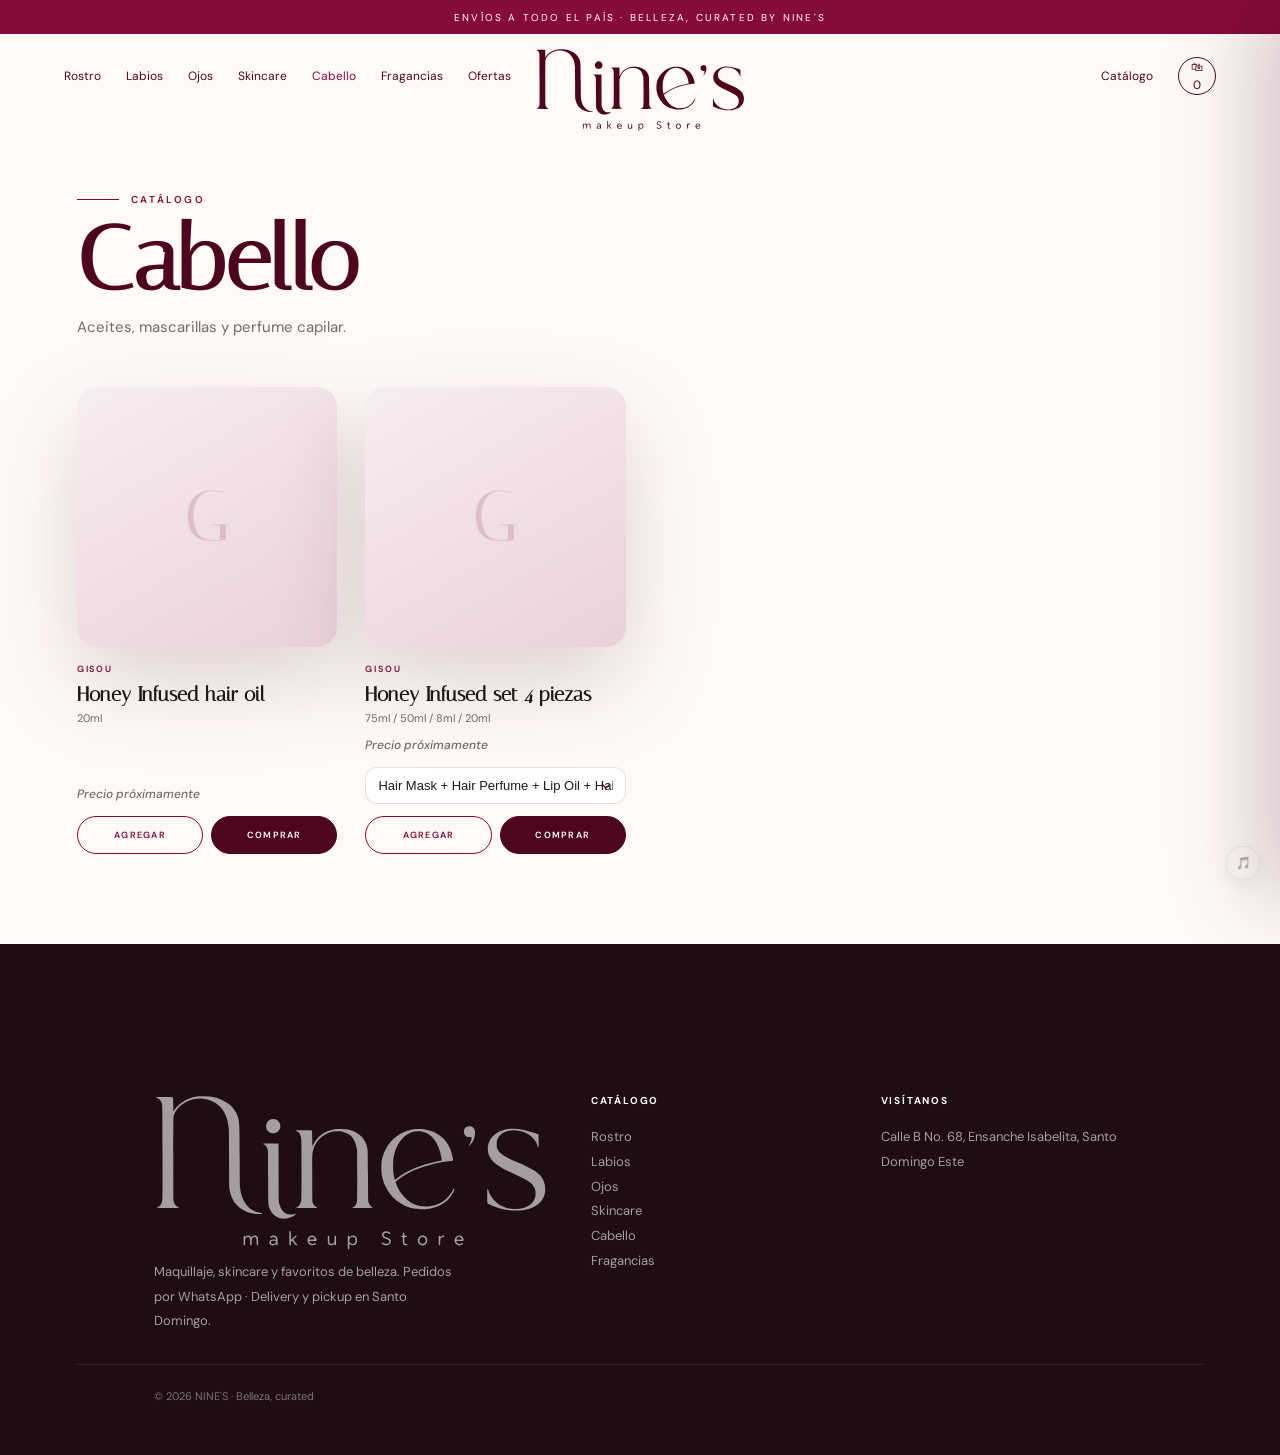
<file: cabello.html>
<!DOCTYPE html><html lang="es"><head>
<meta charset="utf-8"><meta name="viewport" content="width=device-width, initial-scale=1">
<title>Cabello — NINE'S</title><meta name="description" content="Aceites, mascarillas y perfume capilar.">
<link rel="preconnect" href="https://fonts.googleapis.com"><link rel="preconnect" href="https://fonts.gstatic.com" crossorigin><link href="https://fonts.googleapis.com/css2?family=DM+Sans:wght@400;500;600&family=Italiana&display=swap" rel="stylesheet"><link rel="stylesheet" href="styles.css">
</head><body>

<div class="announcement">Envíos a todo el país · Belleza, curated by Nine's</div>
<header class="navbar" id="navbar">
  <nav class="nav-links"><a class="nav-link hoverable" href="rostro.html">Rostro</a><a class="nav-link hoverable" href="labios.html">Labios</a><a class="nav-link hoverable" href="ojos.html">Ojos</a><a class="nav-link hoverable" href="skincare.html">Skincare</a><a class="nav-link hoverable" href="cabello.html" style="color:var(--wine)">Cabello</a><a class="nav-link hoverable" href="fragancias.html">Fragancias</a><a class="nav-link hoverable" href="ofertas.html">Ofertas</a></nav>
  <a href="index.html" class="brand-logo hoverable" aria-label="NINE'S"><svg xmlns="http://www.w3.org/2000/svg" viewBox="0 0 1514 605" role="img" aria-label="NINE'S"><g transform="translate(0,605) scale(0.1,-0.1)" fill="currentColor"><path d="M1716 5959 c-248 -25 -488 -117 -673 -256 -82 -61 -201 -185 -253 -261 -19 -28 -38 -52 -42 -52 -3 0 -7 111 -7 247 -2 200 -5 252 -17 270 -14 23 -14 23 -330 23 -333 0 -357 -4 -259 -41 83 -32 137 -98 174 -214 14 -45 16 -246 19 -1855 2 -1287 0 -1824 -8 -1870 -23 -134 -86 -220 -189 -257 -28 -10 -51 -21 -51 -25 0 -7 850 -16 883 -9 29 6 19 16 -31 34 -59 21 -123 85 -151 148 -11 25 -25 88 -31 140 -6 60 -9 650 -7 1639 3 1405 5 1550 20 1603 60 205 247 407 492 529 191 96 415 138 625 118 253 -24 452 -110 625 -271 225 -210 348 -504 375 -901 5 -79 10 -610 10 -1180 0 -667 4 -1064 11 -1115 34 -256 142 -488 303 -649 206 -205 492 -318 826 -325 135 -2 140 -2 140 16 0 9 -14 16 -37 20 -256 39 -443 144 -579 325 -140 186 -215 394 -244 680 -5 53 -10 548 -11 1110 -2 1240 -9 1398 -70 1595 -118 384 -507 680 -1008 766 -135 23 -375 32 -505 18z M4475 5066 c-172 -79 -214 -317 -80 -451 136 -135 368 -92 449 84 29 64 28 170 -2 228 -56 108 -141 163 -252 163 -47 0 -79 -7 -115 -24z M12039 4787 c-66 -35 -102 -93 -107 -171 -9 -142 97 -242 234 -221 37 5 44 3 54 -16 23 -42 -12 -173 -70 -259 -34 -51 -36 -60 -16 -60 23 0 112 107 151 181 72 137 99 351 56 444 -22 47 -74 99 -114 114 -50 19 -139 13 -188 -12z M7010 4704 c-250 -32 -470 -128 -638 -279 -78 -70 -172 -193 -228 -297 l-49 -93 -3 300 c-1 164 -6 303 -11 308 -9 9 -620 12 -629 3 -2 -3 20 -16 49 -29 102 -45 153 -136 169 -306 13 -134 13 -2233 0 -2341 -18 -147 -87 -253 -182 -282 -21 -6 -38 -15 -38 -20 0 -4 191 -8 425 -8 253 0 425 4 425 9 0 5 -16 15 -37 22 -52 17 -116 86 -144 155 -24 59 -24 59 -27 949 -3 948 -2 981 45 1130 105 334 350 569 688 662 88 24 117 27 240 26 166 -1 248 -19 376 -84 196 -98 313 -284 366 -580 17 -96 18 -178 18 -1069 0 -923 -1 -968 -19 -1023 -23 -69 -91 -150 -142 -169 -37 -13 -43 -24 -16 -29 32 -7 802 1 802 9 0 4 -20 15 -45 26 -60 24 -110 85 -138 166 -22 65 -22 69 -28 1045 -6 1047 -4 997 -55 1175 -24 83 -97 217 -159 292 -124 149 -335 266 -565 313 -73 15 -379 28 -450 19z M13645 4699 c-332 -42 -604 -216 -728 -465 -47 -94 -67 -182 -67 -295 0 -320 200 -565 648 -793 72 -36 240 -116 374 -177 577 -262 725 -371 797 -587 25 -73 28 -228 7 -307 -79 -295 -396 -471 -816 -451 -193 9 -349 51 -508 136 -224 121 -411 345 -472 565 -11 39 -23 61 -34 63 -15 3 -16 -21 -16 -272 0 -322 -21 -277 169 -356 254 -103 495 -167 729 -191 142 -15 405 -7 532 16 351 63 611 229 732 468 96 192 95 467 -3 677 -118 253 -360 418 -1024 700 -498 211 -677 333 -747 510 -31 78 -31 258 0 344 95 259 376 397 738 364 346 -31 628 -204 761 -467 18 -36 38 -92 45 -123 9 -45 16 -58 30 -58 17 0 18 16 18 243 0 133 -4 247 -8 253 -11 17 -413 138 -562 169 -204 43 -424 55 -595 34z M10025 4693 c-85 -10 -241 -49 -325 -80 -288 -106 -547 -318 -722 -589 -84 -130 -168 -342 -205 -514 -26 -123 -26 -479 1 -600 28 -130 64 -246 103 -340 217 -510 643 -847 1186 -937 137 -22 416 -22 547 1 159 29 269 64 405 131 228 113 394 274 496 480 61 125 69 155 41 155 -15 0 -29 -16 -52 -61 -116 -229 -344 -439 -584 -536 -93 -38 -235 -71 -358 -84 -177 -17 -364 11 -533 82 -242 100 -486 343 -626 621 -39 78 -99 221 -99 237 0 17 187 164 300 235 440 279 1052 475 1788 572 133 17 133 17 126 68 -13 95 -72 311 -113 410 -165 402 -511 667 -966 741 -82 14 -329 18 -410 8z m281 -84 c390 -72 667 -444 760 -1018 8 -51 13 -95 10 -98 -2 -2 -69 -17 -148 -33 -649 -128 -1222 -369 -1567 -658 -40 -34 -77 -62 -81 -62 -10 0 -32 93 -57 235 -26 151 -23 500 5 655 84 458 339 817 667 940 129 48 283 63 411 39z M4195 4139 c-9 -13 -10 -12 46 -37 81 -35 137 -137 145 -267 3 -38 6 -502 8 -1030 3 -1019 2 -1003 52 -1157 97 -296 395 -454 717 -382 123 28 297 121 297 160 0 17 0 17 -67 -2 -40 -12 -83 -15 -152 -12 -82 3 -105 8 -162 36 -119 57 -202 175 -250 357 -28 108 -30 171 -32 1345 l-2 994 -297 3 c-204 2 -299 0 -303 -8z M5210 505 c0 -275 0 -275 30 -275 30 0 30 0 30 68 0 54 4 72 18 85 10 10 21 17 24 17 3 0 36 -38 73 -85 65 -80 71 -85 108 -85 39 0 39 0 -40 93 -44 50 -83 98 -87 106 -6 9 15 35 70 87 79 73 79 73 42 74 -33 0 -48 -9 -120 -76 l-83 -76 -3 171 c-2 171 -2 171 -32 171 -30 0 -30 0 -30 -275z M8891 759 c-77 -23 -111 -67 -111 -142 0 -74 44 -112 173 -153 98 -31 132 -93 83 -151 -22 -26 -30 -28 -93 -28 -61 0 -74 4 -106 28 -30 23 -40 26 -57 17 -28 -15 -25 -24 16 -58 82 -68 206 -67 281 2 31 28 37 40 41 87 4 49 1 59 -23 87 -32 38 -77 63 -157 86 -90 26 -122 83 -78 139 37 47 141 45 184 -2 17 -19 20 -19 43 -4 24 16 24 16 1 40 -46 49 -131 72 -197 52z M9580 651 c0 -61 0 -61 -30 -61 -25 0 -30 -4 -30 -25 0 -21 5 -25 30 -25 30 0 30 0 30 -115 0 -145 12 -179 68 -196 39 -11 73 -8 101 10 10 6 11 13 2 29 -10 18 -15 20 -36 10 -19 -9 -29 -7 -50 6 -24 16 -25 19 -25 136 0 120 0 120 50 120 47 0 50 2 50 25 0 23 -3 25 -50 25 -49 0 -49 0 -52 58 -3 54 -4 57 -30 60 -28 3 -28 3 -28 -57z M3575 588 c-11 -6 -30 -20 -42 -31 -23 -20 -23 -20 -23 6 0 23 -4 27 -30 27 -30 0 -30 0 -30 -180 0 -180 0 -180 30 -180 30 0 30 0 30 124 0 108 2 126 20 149 27 34 79 51 114 37 43 -16 56 -63 56 -195 0 -115 0 -115 30 -115 30 0 30 0 30 115 0 132 12 169 63 190 39 16 80 10 104 -17 15 -17 19 -42 21 -154 4 -134 4 -134 34 -134 30 0 30 0 26 144 -3 128 -5 148 -24 173 -46 62 -148 68 -204 12 -31 -31 -31 -31 -55 -5 -40 44 -106 59 -150 34z M4550 594 c-48 -18 -90 -38 -90 -44 0 -4 8 -14 18 -23 15 -13 20 -14 36 -2 10 8 38 17 61 21 68 10 125 -29 125 -86 0 -21 -3 -22 -46 -15 -149 22 -249 -57 -202 -159 32 -71 150 -87 218 -29 30 25 30 25 30 -1 0 -22 4 -26 31 -26 31 0 31 0 27 138 -3 148 -11 174 -62 208 -25 16 -119 28 -146 18z m148 -226 c5 -42 -43 -89 -98 -95 -81 -9 -130 57 -80 107 18 18 31 20 98 18 75 -3 77 -4 80 -30z M6015 581 c-49 -22 -73 -48 -91 -98 -39 -110 14 -225 117 -253 59 -17 144 0 178 35 24 23 24 26 9 41 -15 16 -18 15 -43 -4 -75 -59 -182 -26 -210 66 -6 22 -6 22 139 22 146 0 146 0 146 38 0 61 -38 123 -90 150 -53 27 -101 28 -155 3z m151 -63 c12 -13 26 -35 29 -50 7 -28 7 -28 -109 -28 -64 0 -116 2 -116 5 0 20 36 69 63 86 41 26 101 20 133 -13z M7593 585 c-17 -7 -41 -23 -52 -34 -21 -21 -21 -21 -21 9 0 27 -3 30 -30 30 -30 0 -30 0 -30 -260 0 -260 0 -260 30 -260 30 0 30 0 30 110 0 109 0 109 27 84 76 -71 205 -48 253 45 28 57 27 152 -3 206 -39 70 -131 102 -204 70z m104 -55 c47 -28 65 -62 65 -121 0 -61 -21 -95 -75 -122 -33 -17 -42 -17 -79 -5 -136 43 -105 265 37 268 11 0 34 -9 52 -20z M10265 581 c-160 -72 -143 -307 25 -352 116 -31 219 42 228 161 5 74 -1 100 -35 141 -54 64 -143 85 -218 50z m119 -45 c54 -22 76 -60 76 -127 0 -50 -4 -63 -27 -89 -69 -76 -190 -45 -213 54 -16 71 14 135 75 162 38 17 49 17 89 0z M11082 583 c-19 -9 -36 -22 -39 -30 -9 -22 -23 -15 -23 12 0 21 -5 25 -30 25 -30 0 -30 0 -30 -180 0 -180 0 -180 30 -180 30 0 30 0 30 98 0 159 22 202 108 212 42 4 47 8 47 30 0 21 -5 25 -30 28 -16 1 -45 -5 -63 -15z M11670 578 c-52 -27 -86 -72 -95 -128 -15 -91 21 -170 95 -207 54 -28 112 -29 165 -3 69 32 72 36 51 59 -18 20 -19 20 -43 2 -73 -58 -181 -23 -208 67 -6 22 -6 22 139 22 146 0 146 0 146 43 -1 88 -80 167 -170 167 -20 0 -56 -10 -80 -22z m140 -50 c30 -21 59 -72 47 -84 -2 -3 -54 -3 -116 -2 -111 3 -111 3 -93 38 18 36 70 70 108 70 12 0 36 -10 54 -22z M6690 458 c0 -107 4 -140 18 -168 36 -72 136 -90 207 -36 35 27 35 27 35 2 0 -22 5 -26 30 -26 30 0 30 0 30 180 0 180 0 180 -30 180 -30 0 -30 0 -30 -115 0 -160 -20 -195 -110 -195 -30 0 -47 6 -65 25 -24 23 -25 29 -25 155 0 130 0 130 -30 130 -30 0 -30 0 -30 -132z"/></g></svg></a>
  <div class="nav-actions">
    <a class="nav-link hide-mobile hoverable" href="catalogo.html">Catálogo</a>
    <button class="nav-icon hoverable" data-open-cart aria-label="Carrito">🛍 <span class="nav-count" data-count>0</span></button>
  </div>
</header>
<main class="catalog">
  <div class="catalog-head">
    <div class="eyebrow">Catálogo</div>
    <h1>Cabello</h1>
    <p>Aceites, mascarillas y perfume capilar.</p>
  </div>
  
  <div class="product-grid" data-grid><article class="pcard" data-id="g-084">
    <div class="pcard-frame"><div class="pcard-swatch">G</div></div>
    <div class="pcard-brand">Gisou</div>
    <h3 class="pcard-name">Honey Infused hair oil</h3>
    <div class="pcard-spec">20ml</div>
    <div class="pcard-price pending">Precio próximamente</div>
    
    <div class="pcard-acts">
      <button class="p-add" data-act="add" data-id="g-084">Agregar</button>
      <button class="p-buy" data-act="buy" data-id="g-084">Comprar</button>
    </div>
  </article><article class="pcard" data-id="g-085">
    <div class="pcard-frame"><div class="pcard-swatch">G</div></div>
    <div class="pcard-brand">Gisou</div>
    <h3 class="pcard-name">Honey Infused set 4 piezas</h3>
    <div class="pcard-spec">75ml / 50ml / 8ml / 20ml</div>
    <div class="pcard-price pending">Precio próximamente</div>
    <div class="pcard-variants"><select data-variant="g-085"><option>Hair Mask + Hair Perfume + Lip Oil + Hair Oil</option></select></div>
    <div class="pcard-acts">
      <button class="p-add" data-act="add" data-id="g-085">Agregar</button>
      <button class="p-buy" data-act="buy" data-id="g-085">Comprar</button>
    </div>
  </article></div>
</main>
<footer>
    <div class="footer-grid" style="display:grid;grid-template-columns:1.6fr 1fr 1fr;gap:44px;padding:70px clamp(22px,6vw,90px) 30px">
      <div><a href="index.html" aria-label="NINE'S"><svg xmlns="http://www.w3.org/2000/svg" viewBox="0 0 1514 605" role="img" aria-label="NINE'S"><g transform="translate(0,605) scale(0.1,-0.1)" fill="currentColor"><path d="M1716 5959 c-248 -25 -488 -117 -673 -256 -82 -61 -201 -185 -253 -261 -19 -28 -38 -52 -42 -52 -3 0 -7 111 -7 247 -2 200 -5 252 -17 270 -14 23 -14 23 -330 23 -333 0 -357 -4 -259 -41 83 -32 137 -98 174 -214 14 -45 16 -246 19 -1855 2 -1287 0 -1824 -8 -1870 -23 -134 -86 -220 -189 -257 -28 -10 -51 -21 -51 -25 0 -7 850 -16 883 -9 29 6 19 16 -31 34 -59 21 -123 85 -151 148 -11 25 -25 88 -31 140 -6 60 -9 650 -7 1639 3 1405 5 1550 20 1603 60 205 247 407 492 529 191 96 415 138 625 118 253 -24 452 -110 625 -271 225 -210 348 -504 375 -901 5 -79 10 -610 10 -1180 0 -667 4 -1064 11 -1115 34 -256 142 -488 303 -649 206 -205 492 -318 826 -325 135 -2 140 -2 140 16 0 9 -14 16 -37 20 -256 39 -443 144 -579 325 -140 186 -215 394 -244 680 -5 53 -10 548 -11 1110 -2 1240 -9 1398 -70 1595 -118 384 -507 680 -1008 766 -135 23 -375 32 -505 18z M4475 5066 c-172 -79 -214 -317 -80 -451 136 -135 368 -92 449 84 29 64 28 170 -2 228 -56 108 -141 163 -252 163 -47 0 -79 -7 -115 -24z M12039 4787 c-66 -35 -102 -93 -107 -171 -9 -142 97 -242 234 -221 37 5 44 3 54 -16 23 -42 -12 -173 -70 -259 -34 -51 -36 -60 -16 -60 23 0 112 107 151 181 72 137 99 351 56 444 -22 47 -74 99 -114 114 -50 19 -139 13 -188 -12z M7010 4704 c-250 -32 -470 -128 -638 -279 -78 -70 -172 -193 -228 -297 l-49 -93 -3 300 c-1 164 -6 303 -11 308 -9 9 -620 12 -629 3 -2 -3 20 -16 49 -29 102 -45 153 -136 169 -306 13 -134 13 -2233 0 -2341 -18 -147 -87 -253 -182 -282 -21 -6 -38 -15 -38 -20 0 -4 191 -8 425 -8 253 0 425 4 425 9 0 5 -16 15 -37 22 -52 17 -116 86 -144 155 -24 59 -24 59 -27 949 -3 948 -2 981 45 1130 105 334 350 569 688 662 88 24 117 27 240 26 166 -1 248 -19 376 -84 196 -98 313 -284 366 -580 17 -96 18 -178 18 -1069 0 -923 -1 -968 -19 -1023 -23 -69 -91 -150 -142 -169 -37 -13 -43 -24 -16 -29 32 -7 802 1 802 9 0 4 -20 15 -45 26 -60 24 -110 85 -138 166 -22 65 -22 69 -28 1045 -6 1047 -4 997 -55 1175 -24 83 -97 217 -159 292 -124 149 -335 266 -565 313 -73 15 -379 28 -450 19z M13645 4699 c-332 -42 -604 -216 -728 -465 -47 -94 -67 -182 -67 -295 0 -320 200 -565 648 -793 72 -36 240 -116 374 -177 577 -262 725 -371 797 -587 25 -73 28 -228 7 -307 -79 -295 -396 -471 -816 -451 -193 9 -349 51 -508 136 -224 121 -411 345 -472 565 -11 39 -23 61 -34 63 -15 3 -16 -21 -16 -272 0 -322 -21 -277 169 -356 254 -103 495 -167 729 -191 142 -15 405 -7 532 16 351 63 611 229 732 468 96 192 95 467 -3 677 -118 253 -360 418 -1024 700 -498 211 -677 333 -747 510 -31 78 -31 258 0 344 95 259 376 397 738 364 346 -31 628 -204 761 -467 18 -36 38 -92 45 -123 9 -45 16 -58 30 -58 17 0 18 16 18 243 0 133 -4 247 -8 253 -11 17 -413 138 -562 169 -204 43 -424 55 -595 34z M10025 4693 c-85 -10 -241 -49 -325 -80 -288 -106 -547 -318 -722 -589 -84 -130 -168 -342 -205 -514 -26 -123 -26 -479 1 -600 28 -130 64 -246 103 -340 217 -510 643 -847 1186 -937 137 -22 416 -22 547 1 159 29 269 64 405 131 228 113 394 274 496 480 61 125 69 155 41 155 -15 0 -29 -16 -52 -61 -116 -229 -344 -439 -584 -536 -93 -38 -235 -71 -358 -84 -177 -17 -364 11 -533 82 -242 100 -486 343 -626 621 -39 78 -99 221 -99 237 0 17 187 164 300 235 440 279 1052 475 1788 572 133 17 133 17 126 68 -13 95 -72 311 -113 410 -165 402 -511 667 -966 741 -82 14 -329 18 -410 8z m281 -84 c390 -72 667 -444 760 -1018 8 -51 13 -95 10 -98 -2 -2 -69 -17 -148 -33 -649 -128 -1222 -369 -1567 -658 -40 -34 -77 -62 -81 -62 -10 0 -32 93 -57 235 -26 151 -23 500 5 655 84 458 339 817 667 940 129 48 283 63 411 39z M4195 4139 c-9 -13 -10 -12 46 -37 81 -35 137 -137 145 -267 3 -38 6 -502 8 -1030 3 -1019 2 -1003 52 -1157 97 -296 395 -454 717 -382 123 28 297 121 297 160 0 17 0 17 -67 -2 -40 -12 -83 -15 -152 -12 -82 3 -105 8 -162 36 -119 57 -202 175 -250 357 -28 108 -30 171 -32 1345 l-2 994 -297 3 c-204 2 -299 0 -303 -8z M5210 505 c0 -275 0 -275 30 -275 30 0 30 0 30 68 0 54 4 72 18 85 10 10 21 17 24 17 3 0 36 -38 73 -85 65 -80 71 -85 108 -85 39 0 39 0 -40 93 -44 50 -83 98 -87 106 -6 9 15 35 70 87 79 73 79 73 42 74 -33 0 -48 -9 -120 -76 l-83 -76 -3 171 c-2 171 -2 171 -32 171 -30 0 -30 0 -30 -275z M8891 759 c-77 -23 -111 -67 -111 -142 0 -74 44 -112 173 -153 98 -31 132 -93 83 -151 -22 -26 -30 -28 -93 -28 -61 0 -74 4 -106 28 -30 23 -40 26 -57 17 -28 -15 -25 -24 16 -58 82 -68 206 -67 281 2 31 28 37 40 41 87 4 49 1 59 -23 87 -32 38 -77 63 -157 86 -90 26 -122 83 -78 139 37 47 141 45 184 -2 17 -19 20 -19 43 -4 24 16 24 16 1 40 -46 49 -131 72 -197 52z M9580 651 c0 -61 0 -61 -30 -61 -25 0 -30 -4 -30 -25 0 -21 5 -25 30 -25 30 0 30 0 30 -115 0 -145 12 -179 68 -196 39 -11 73 -8 101 10 10 6 11 13 2 29 -10 18 -15 20 -36 10 -19 -9 -29 -7 -50 6 -24 16 -25 19 -25 136 0 120 0 120 50 120 47 0 50 2 50 25 0 23 -3 25 -50 25 -49 0 -49 0 -52 58 -3 54 -4 57 -30 60 -28 3 -28 3 -28 -57z M3575 588 c-11 -6 -30 -20 -42 -31 -23 -20 -23 -20 -23 6 0 23 -4 27 -30 27 -30 0 -30 0 -30 -180 0 -180 0 -180 30 -180 30 0 30 0 30 124 0 108 2 126 20 149 27 34 79 51 114 37 43 -16 56 -63 56 -195 0 -115 0 -115 30 -115 30 0 30 0 30 115 0 132 12 169 63 190 39 16 80 10 104 -17 15 -17 19 -42 21 -154 4 -134 4 -134 34 -134 30 0 30 0 26 144 -3 128 -5 148 -24 173 -46 62 -148 68 -204 12 -31 -31 -31 -31 -55 -5 -40 44 -106 59 -150 34z M4550 594 c-48 -18 -90 -38 -90 -44 0 -4 8 -14 18 -23 15 -13 20 -14 36 -2 10 8 38 17 61 21 68 10 125 -29 125 -86 0 -21 -3 -22 -46 -15 -149 22 -249 -57 -202 -159 32 -71 150 -87 218 -29 30 25 30 25 30 -1 0 -22 4 -26 31 -26 31 0 31 0 27 138 -3 148 -11 174 -62 208 -25 16 -119 28 -146 18z m148 -226 c5 -42 -43 -89 -98 -95 -81 -9 -130 57 -80 107 18 18 31 20 98 18 75 -3 77 -4 80 -30z M6015 581 c-49 -22 -73 -48 -91 -98 -39 -110 14 -225 117 -253 59 -17 144 0 178 35 24 23 24 26 9 41 -15 16 -18 15 -43 -4 -75 -59 -182 -26 -210 66 -6 22 -6 22 139 22 146 0 146 0 146 38 0 61 -38 123 -90 150 -53 27 -101 28 -155 3z m151 -63 c12 -13 26 -35 29 -50 7 -28 7 -28 -109 -28 -64 0 -116 2 -116 5 0 20 36 69 63 86 41 26 101 20 133 -13z M7593 585 c-17 -7 -41 -23 -52 -34 -21 -21 -21 -21 -21 9 0 27 -3 30 -30 30 -30 0 -30 0 -30 -260 0 -260 0 -260 30 -260 30 0 30 0 30 110 0 109 0 109 27 84 76 -71 205 -48 253 45 28 57 27 152 -3 206 -39 70 -131 102 -204 70z m104 -55 c47 -28 65 -62 65 -121 0 -61 -21 -95 -75 -122 -33 -17 -42 -17 -79 -5 -136 43 -105 265 37 268 11 0 34 -9 52 -20z M10265 581 c-160 -72 -143 -307 25 -352 116 -31 219 42 228 161 5 74 -1 100 -35 141 -54 64 -143 85 -218 50z m119 -45 c54 -22 76 -60 76 -127 0 -50 -4 -63 -27 -89 -69 -76 -190 -45 -213 54 -16 71 14 135 75 162 38 17 49 17 89 0z M11082 583 c-19 -9 -36 -22 -39 -30 -9 -22 -23 -15 -23 12 0 21 -5 25 -30 25 -30 0 -30 0 -30 -180 0 -180 0 -180 30 -180 30 0 30 0 30 98 0 159 22 202 108 212 42 4 47 8 47 30 0 21 -5 25 -30 28 -16 1 -45 -5 -63 -15z M11670 578 c-52 -27 -86 -72 -95 -128 -15 -91 21 -170 95 -207 54 -28 112 -29 165 -3 69 32 72 36 51 59 -18 20 -19 20 -43 2 -73 -58 -181 -23 -208 67 -6 22 -6 22 139 22 146 0 146 0 146 43 -1 88 -80 167 -170 167 -20 0 -56 -10 -80 -22z m140 -50 c30 -21 59 -72 47 -84 -2 -3 -54 -3 -116 -2 -111 3 -111 3 -93 38 18 36 70 70 108 70 12 0 36 -10 54 -22z M6690 458 c0 -107 4 -140 18 -168 36 -72 136 -90 207 -36 35 27 35 27 35 2 0 -22 5 -26 30 -26 30 0 30 0 30 180 0 180 0 180 -30 180 -30 0 -30 0 -30 -115 0 -160 -20 -195 -110 -195 -30 0 -47 6 -65 25 -24 23 -25 29 -25 155 0 130 0 130 -30 130 -30 0 -30 0 -30 -132z"/></g></svg></a>
        <p style="max-width:34ch">Maquillaje, skincare y favoritos de belleza. Pedidos por WhatsApp · Delivery y pickup en Santo Domingo.</p></div>
      <div><h4>Catálogo</h4><p><a href="rostro.html">Rostro</a><br><a href="labios.html">Labios</a><br><a href="ojos.html">Ojos</a><br><a href="skincare.html">Skincare</a><br><a href="cabello.html">Cabello</a><br><a href="fragancias.html">Fragancias</a></p></div>
      <div><h4>Visítanos</h4><p>Calle B No. 68, Ensanche Isabelita, Santo Domingo Este</p></div>
    </div>
    <div class="footer-bottom" style="padding:24px clamp(22px,6vw,90px)">© 2026 NINE'S · Belleza, curated</div>
  </footer>

<div class="scrim" data-scrim></div>
<aside class="drawer" data-drawer role="dialog" aria-label="Carrito">
  <div class="drawer-top"><span class="drawer-title" data-drawer-title>Carrito</span>
    <button class="drawer-x" data-close-cart aria-label="Cerrar">×</button></div>
  <div class="cart-view" data-cart-view style="display:contents">
    <div class="drawer-body" data-cart-body></div>
    <div class="drawer-foot" data-cart-foot></div>
  </div>
</aside>
<script>
document.querySelectorAll("[data-filter]").forEach(b=>b.addEventListener("click",()=>{
  const v=b.dataset.filter;
  document.querySelectorAll("[data-filter]").forEach(x=>x.classList.toggle("is-on",x===b));
  document.querySelectorAll("[data-grid] .pcard").forEach(c=>{
    const brand=c.querySelector(".pcard-brand").textContent;
    c.style.display=(v==="all"||brand===v)?"flex":"none";
  });
}));
document.querySelector("[data-grid]").addEventListener("click",e=>{
  const btn=e.target.closest("[data-act]"); if(!btn)return;
  const id=btn.dataset.id;
  const sel=document.querySelector('[data-variant="'+id+'"]');
  const variant=sel?sel.value:null;
  window.NINES.add(id,variant);
  if(btn.dataset.act==="buy"){window.NINES.openCart(true);}
  else{btn.textContent="Agregado";btn.classList.add("done");setTimeout(()=>{btn.textContent="Agregar";btn.classList.remove("done");},1400);}
});
</script>
<script src="catalog.js"></script><script src="backend-config.js"></script><script src="shop.js"></script>
</body></html>
</file>
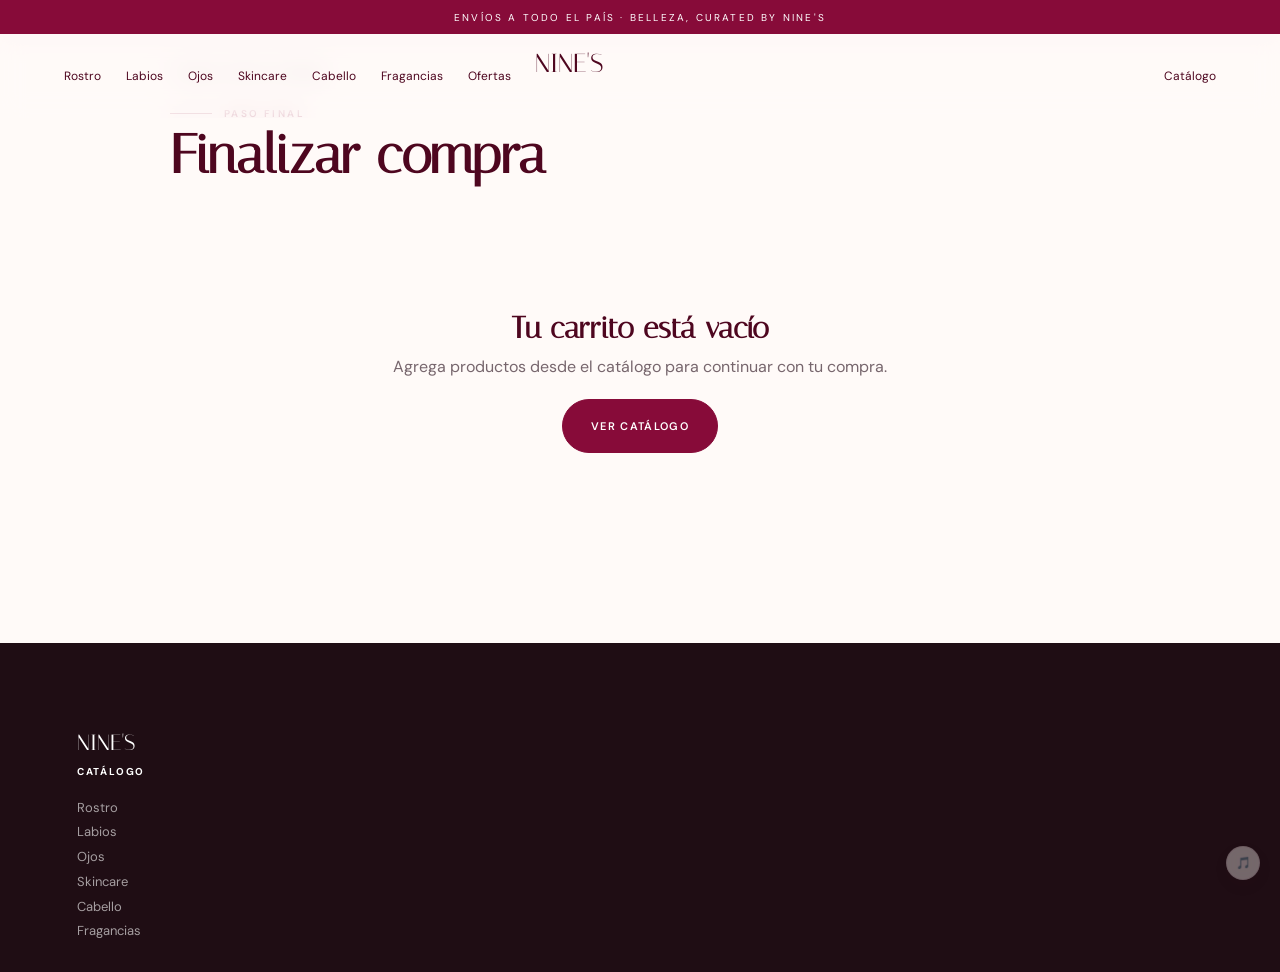
<file: checkout.html>
<!DOCTYPE html><html lang="es"><head>
<meta charset="utf-8"><meta name="viewport" content="width=device-width, initial-scale=1">
<title>Finalizar compra — NINE'S</title>
<meta name="description" content="Confirma tu pedido, tus datos de entrega y elige cómo pagar.">
<link rel="preconnect" href="https://fonts.googleapis.com"><link rel="preconnect" href="https://fonts.gstatic.com" crossorigin><link href="https://fonts.googleapis.com/css2?family=DM+Sans:wght@400;500;600&family=Italiana&display=swap" rel="stylesheet"><link rel="stylesheet" href="styles.css">
<style>
  .co-wrap{ max-width:980px; margin:0 auto; padding:26px 20px 90px; }
  .co-head{ margin-bottom:28px; }
  .co-head .eyebrow{ font-size:10px; letter-spacing:.24em; text-transform:uppercase; color:var(--wine); font-weight:600; margin-bottom:8px; }
  .co-head h1{ font-family:"Italiana",serif; font-size:clamp(34px,5vw,54px); color:var(--wine-deep); margin:0; line-height:1; }
  .co-back{ display:inline-flex; align-items:center; gap:6px; font-size:12px; color:var(--muted); text-decoration:none; margin-bottom:18px; }
  .co-back:hover{ color:var(--wine); }
  .co-grid{ display:grid; grid-template-columns:1fr 380px; gap:36px; align-items:start; }
  @media(max-width:860px){ .co-grid{ grid-template-columns:1fr; } }
  .co-section{ background:#fff; border:1px solid var(--line); border-radius:20px; padding:26px 28px; margin-bottom:22px; }
  .co-section h2{ font-family:"Italiana",serif; font-size:22px; color:var(--wine-deep); margin:0 0 18px; display:flex; align-items:center; gap:10px; }
  .co-num{ display:inline-flex; align-items:center; justify-content:center; width:26px; height:26px; border-radius:50%; background:var(--wine); color:#fff; font-family:"DM Sans",sans-serif; font-size:12px; font-weight:700; flex-shrink:0; }
  .co-side{ position:sticky; top:20px; }
  .co-line{ display:flex; gap:14px; padding:14px 0; border-bottom:1px solid var(--line); }
  .co-line:last-child{ border-bottom:none; }
  .co-line .line-frame{ width:56px; height:56px; }
  .co-empty{ text-align:center; padding:100px 20px; }
  .co-empty h2{ font-family:"Italiana",serif; font-size:30px; color:var(--wine-deep); margin:0 0 10px; }
  .co-empty p{ color:var(--muted); margin:0 0 22px; }
  .co-row{ display:grid; grid-template-columns:1fr 1fr; gap:14px; }
  @media(max-width:520px){ .co-row{ grid-template-columns:1fr; } }
  .pay-secure{ font-size:11px; color:var(--muted); text-align:center; margin-top:14px; }
</style>
</head><body>

<div class="announcement">Envíos a todo el país · Belleza, curated by Nine's</div>
<header class="navbar" id="navbar">
  <nav class="nav-links"><a class="nav-link hoverable" href="rostro.html">Rostro</a><a class="nav-link hoverable" href="labios.html">Labios</a><a class="nav-link hoverable" href="ojos.html">Ojos</a><a class="nav-link hoverable" href="skincare.html">Skincare</a><a class="nav-link hoverable" href="cabello.html">Cabello</a><a class="nav-link hoverable" href="fragancias.html">Fragancias</a><a class="nav-link hoverable" href="ofertas.html">Ofertas</a></nav>
  <a href="index.html" class="brand-logo hoverable" aria-label="NINE'S" style="font-family:'Italiana',serif;font-size:26px;color:var(--wine-deep)">NINE'S</a>
  <div class="nav-actions">
    <a class="nav-link hide-mobile hoverable" href="catalogo.html">Catálogo</a>
  </div>
</header>

<main class="co-wrap">
  <a href="catalogo.html" class="co-back hoverable">← Seguir viendo el catálogo</a>
  <div class="co-head">
    <div class="eyebrow">Paso final</div>
    <h1>Finalizar compra</h1>
  </div>

  <div data-checkout-empty class="co-empty" style="display:none">
    <h2>Tu carrito está vacío</h2>
    <p>Agrega productos desde el catálogo para continuar con tu compra.</p>
    <a href="catalogo.html" class="btn btn-dark hoverable">Ver catálogo</a>
  </div>

  <div data-checkout-content class="co-grid">
    <div>
      <div class="co-section">
        <h2><span class="co-num">1</span> Tu pedido</h2>
        <div data-cart-body></div>
      </div>

      <div class="co-section">
        <h2><span class="co-num">2</span> Datos de entrega</h2>
        <div class="pick" data-pick>
          <button data-mode="delivery" class="is-on">Delivery<small>A tu dirección</small></button>
          <button data-mode="pickup">Pickup<small>Retiras en tienda</small></button>
        </div>
        <div data-delivery-fields>
          <div class="co-row">
            <div class="field"><label for="z">Zona de envío</label><select id="z" data-f-zone></select></div>
            <div class="field"><label for="ph">Teléfono</label><input id="ph" type="tel" data-f-phone placeholder="809 000 0000"></div>
          </div>
          <div class="field"><label for="ad">Dirección</label><textarea id="ad" data-f-addr placeholder="Calle, número, sector, referencia"></textarea></div>
        </div>
        <div class="hint" data-pickup-note style="display:none">Retiras tu pedido en Calle B No. 68, Ensanche Isabelita, Santo Domingo Este. Te confirmamos por WhatsApp cuando esté listo.</div>
        <div class="co-row">
          <div class="field"><label for="nm">Nombre</label><input id="nm" data-f-name placeholder="Nombre y apellido"></div>
          <div class="field"><label for="em">Correo (opcional)</label><input id="em" type="email" data-f-email placeholder="tucorreo@ejemplo.com"></div>
        </div>
        <div class="field"><label for="nt">Nota (opcional)</label><textarea id="nt" data-f-note placeholder="Alguna instrucción especial para tu pedido"></textarea></div>
      </div>
    </div>

    <div class="co-side">
      <div class="co-section">
        <h2><span class="co-num">3</span> Resumen y pago</h2>
        <div data-totals></div>
        <p class="pay-lead" style="margin:16px 0 12px;font-size:13px;color:var(--muted)">Elige cómo quieres pagar. Coordinamos todo por WhatsApp.</p>
        <button class="pay-method" data-pay-method="whatsapp">
          <span class="pay-method-ic">🟢</span>
          <span class="pay-method-txt"><strong>Pago por WhatsApp</strong><small>Te enviamos el enlace de pago al chat.</small></span>
          <span class="pay-method-arrow">→</span>
        </button>
        <button class="pay-method" data-pay-method="transferencia">
          <span class="pay-method-ic">🏦</span>
          <span class="pay-method-txt"><strong>Transferencia bancaria</strong><small>Coordinamos los datos y el comprobante por WhatsApp.</small></span>
          <span class="pay-method-arrow">→</span>
        </button>
        <button class="pay-method is-soon" data-card-soon>
          <span class="pay-method-ic">💳</span>
          <span class="pay-method-txt"><strong>Tarjeta de crédito/débito</strong><small>Próximamente</small></span>
          <span class="pay-method-arrow">→</span>
        </button>
        <p class="pay-secure">Ningún dato de pago se guarda en el sitio. El cobro se coordina de forma segura por WhatsApp.</p>
      </div>
    </div>
  </div>
</main>

<footer class="footer">
  <div class="footer-cols">
    <div><a href="index.html" aria-label="NINE'S" style="font-family:'Italiana',serif;font-size:22px;color:#fff">NINE'S</a></div>
    <div><h4>Catálogo</h4><p><a href="rostro.html">Rostro</a><br><a href="labios.html">Labios</a><br><a href="ojos.html">Ojos</a><br><a href="skincare.html">Skincare</a><br><a href="cabello.html">Cabello</a><br><a href="fragancias.html">Fragancias</a></p></div>
  </div>
</footer>

<script src="catalog.js"></script><script src="backend-config.js"></script><script src="shop.js"></script>
</body></html>
</file>
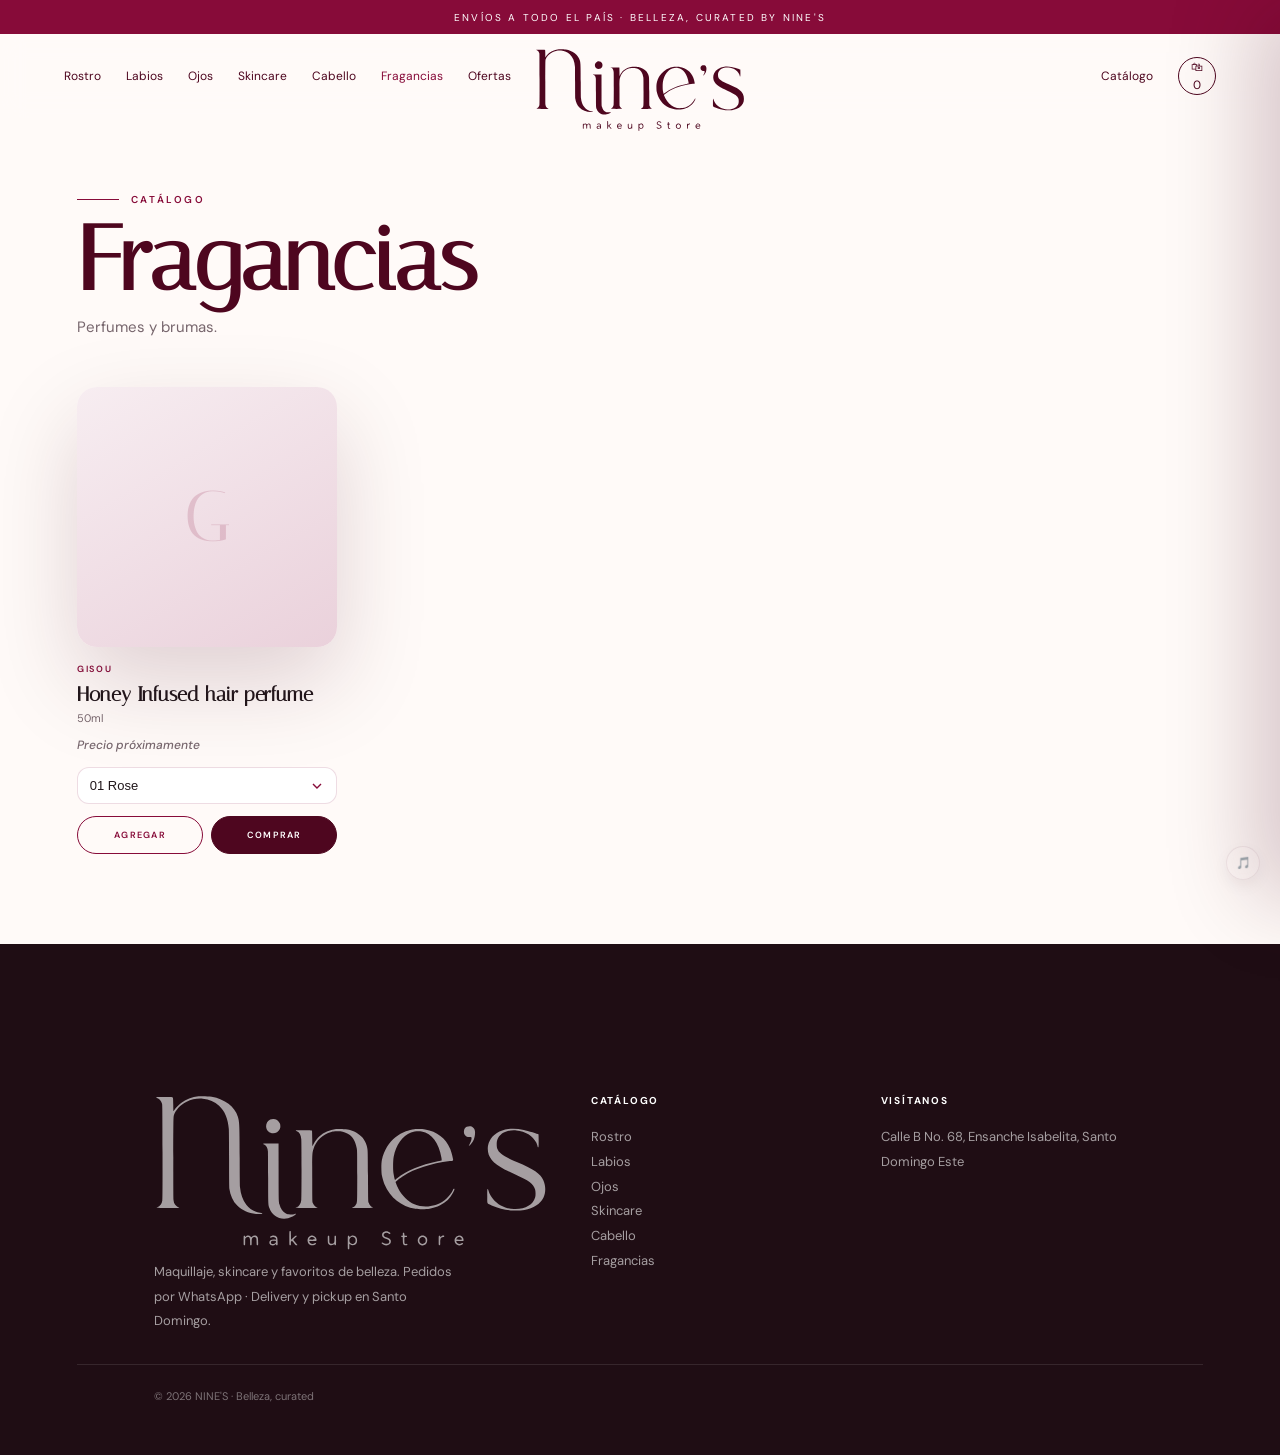
<file: fragancias.html>
<!DOCTYPE html><html lang="es"><head>
<meta charset="utf-8"><meta name="viewport" content="width=device-width, initial-scale=1">
<title>Fragancias — NINE'S</title><meta name="description" content="Perfumes y brumas.">
<link rel="preconnect" href="https://fonts.googleapis.com"><link rel="preconnect" href="https://fonts.gstatic.com" crossorigin><link href="https://fonts.googleapis.com/css2?family=DM+Sans:wght@400;500;600&family=Italiana&display=swap" rel="stylesheet"><link rel="stylesheet" href="styles.css">
</head><body>

<div class="announcement">Envíos a todo el país · Belleza, curated by Nine's</div>
<header class="navbar" id="navbar">
  <nav class="nav-links"><a class="nav-link hoverable" href="rostro.html">Rostro</a><a class="nav-link hoverable" href="labios.html">Labios</a><a class="nav-link hoverable" href="ojos.html">Ojos</a><a class="nav-link hoverable" href="skincare.html">Skincare</a><a class="nav-link hoverable" href="cabello.html">Cabello</a><a class="nav-link hoverable" href="fragancias.html" style="color:var(--wine)">Fragancias</a><a class="nav-link hoverable" href="ofertas.html">Ofertas</a></nav>
  <a href="index.html" class="brand-logo hoverable" aria-label="NINE'S"><svg xmlns="http://www.w3.org/2000/svg" viewBox="0 0 1514 605" role="img" aria-label="NINE'S"><g transform="translate(0,605) scale(0.1,-0.1)" fill="currentColor"><path d="M1716 5959 c-248 -25 -488 -117 -673 -256 -82 -61 -201 -185 -253 -261 -19 -28 -38 -52 -42 -52 -3 0 -7 111 -7 247 -2 200 -5 252 -17 270 -14 23 -14 23 -330 23 -333 0 -357 -4 -259 -41 83 -32 137 -98 174 -214 14 -45 16 -246 19 -1855 2 -1287 0 -1824 -8 -1870 -23 -134 -86 -220 -189 -257 -28 -10 -51 -21 -51 -25 0 -7 850 -16 883 -9 29 6 19 16 -31 34 -59 21 -123 85 -151 148 -11 25 -25 88 -31 140 -6 60 -9 650 -7 1639 3 1405 5 1550 20 1603 60 205 247 407 492 529 191 96 415 138 625 118 253 -24 452 -110 625 -271 225 -210 348 -504 375 -901 5 -79 10 -610 10 -1180 0 -667 4 -1064 11 -1115 34 -256 142 -488 303 -649 206 -205 492 -318 826 -325 135 -2 140 -2 140 16 0 9 -14 16 -37 20 -256 39 -443 144 -579 325 -140 186 -215 394 -244 680 -5 53 -10 548 -11 1110 -2 1240 -9 1398 -70 1595 -118 384 -507 680 -1008 766 -135 23 -375 32 -505 18z M4475 5066 c-172 -79 -214 -317 -80 -451 136 -135 368 -92 449 84 29 64 28 170 -2 228 -56 108 -141 163 -252 163 -47 0 -79 -7 -115 -24z M12039 4787 c-66 -35 -102 -93 -107 -171 -9 -142 97 -242 234 -221 37 5 44 3 54 -16 23 -42 -12 -173 -70 -259 -34 -51 -36 -60 -16 -60 23 0 112 107 151 181 72 137 99 351 56 444 -22 47 -74 99 -114 114 -50 19 -139 13 -188 -12z M7010 4704 c-250 -32 -470 -128 -638 -279 -78 -70 -172 -193 -228 -297 l-49 -93 -3 300 c-1 164 -6 303 -11 308 -9 9 -620 12 -629 3 -2 -3 20 -16 49 -29 102 -45 153 -136 169 -306 13 -134 13 -2233 0 -2341 -18 -147 -87 -253 -182 -282 -21 -6 -38 -15 -38 -20 0 -4 191 -8 425 -8 253 0 425 4 425 9 0 5 -16 15 -37 22 -52 17 -116 86 -144 155 -24 59 -24 59 -27 949 -3 948 -2 981 45 1130 105 334 350 569 688 662 88 24 117 27 240 26 166 -1 248 -19 376 -84 196 -98 313 -284 366 -580 17 -96 18 -178 18 -1069 0 -923 -1 -968 -19 -1023 -23 -69 -91 -150 -142 -169 -37 -13 -43 -24 -16 -29 32 -7 802 1 802 9 0 4 -20 15 -45 26 -60 24 -110 85 -138 166 -22 65 -22 69 -28 1045 -6 1047 -4 997 -55 1175 -24 83 -97 217 -159 292 -124 149 -335 266 -565 313 -73 15 -379 28 -450 19z M13645 4699 c-332 -42 -604 -216 -728 -465 -47 -94 -67 -182 -67 -295 0 -320 200 -565 648 -793 72 -36 240 -116 374 -177 577 -262 725 -371 797 -587 25 -73 28 -228 7 -307 -79 -295 -396 -471 -816 -451 -193 9 -349 51 -508 136 -224 121 -411 345 -472 565 -11 39 -23 61 -34 63 -15 3 -16 -21 -16 -272 0 -322 -21 -277 169 -356 254 -103 495 -167 729 -191 142 -15 405 -7 532 16 351 63 611 229 732 468 96 192 95 467 -3 677 -118 253 -360 418 -1024 700 -498 211 -677 333 -747 510 -31 78 -31 258 0 344 95 259 376 397 738 364 346 -31 628 -204 761 -467 18 -36 38 -92 45 -123 9 -45 16 -58 30 -58 17 0 18 16 18 243 0 133 -4 247 -8 253 -11 17 -413 138 -562 169 -204 43 -424 55 -595 34z M10025 4693 c-85 -10 -241 -49 -325 -80 -288 -106 -547 -318 -722 -589 -84 -130 -168 -342 -205 -514 -26 -123 -26 -479 1 -600 28 -130 64 -246 103 -340 217 -510 643 -847 1186 -937 137 -22 416 -22 547 1 159 29 269 64 405 131 228 113 394 274 496 480 61 125 69 155 41 155 -15 0 -29 -16 -52 -61 -116 -229 -344 -439 -584 -536 -93 -38 -235 -71 -358 -84 -177 -17 -364 11 -533 82 -242 100 -486 343 -626 621 -39 78 -99 221 -99 237 0 17 187 164 300 235 440 279 1052 475 1788 572 133 17 133 17 126 68 -13 95 -72 311 -113 410 -165 402 -511 667 -966 741 -82 14 -329 18 -410 8z m281 -84 c390 -72 667 -444 760 -1018 8 -51 13 -95 10 -98 -2 -2 -69 -17 -148 -33 -649 -128 -1222 -369 -1567 -658 -40 -34 -77 -62 -81 -62 -10 0 -32 93 -57 235 -26 151 -23 500 5 655 84 458 339 817 667 940 129 48 283 63 411 39z M4195 4139 c-9 -13 -10 -12 46 -37 81 -35 137 -137 145 -267 3 -38 6 -502 8 -1030 3 -1019 2 -1003 52 -1157 97 -296 395 -454 717 -382 123 28 297 121 297 160 0 17 0 17 -67 -2 -40 -12 -83 -15 -152 -12 -82 3 -105 8 -162 36 -119 57 -202 175 -250 357 -28 108 -30 171 -32 1345 l-2 994 -297 3 c-204 2 -299 0 -303 -8z M5210 505 c0 -275 0 -275 30 -275 30 0 30 0 30 68 0 54 4 72 18 85 10 10 21 17 24 17 3 0 36 -38 73 -85 65 -80 71 -85 108 -85 39 0 39 0 -40 93 -44 50 -83 98 -87 106 -6 9 15 35 70 87 79 73 79 73 42 74 -33 0 -48 -9 -120 -76 l-83 -76 -3 171 c-2 171 -2 171 -32 171 -30 0 -30 0 -30 -275z M8891 759 c-77 -23 -111 -67 -111 -142 0 -74 44 -112 173 -153 98 -31 132 -93 83 -151 -22 -26 -30 -28 -93 -28 -61 0 -74 4 -106 28 -30 23 -40 26 -57 17 -28 -15 -25 -24 16 -58 82 -68 206 -67 281 2 31 28 37 40 41 87 4 49 1 59 -23 87 -32 38 -77 63 -157 86 -90 26 -122 83 -78 139 37 47 141 45 184 -2 17 -19 20 -19 43 -4 24 16 24 16 1 40 -46 49 -131 72 -197 52z M9580 651 c0 -61 0 -61 -30 -61 -25 0 -30 -4 -30 -25 0 -21 5 -25 30 -25 30 0 30 0 30 -115 0 -145 12 -179 68 -196 39 -11 73 -8 101 10 10 6 11 13 2 29 -10 18 -15 20 -36 10 -19 -9 -29 -7 -50 6 -24 16 -25 19 -25 136 0 120 0 120 50 120 47 0 50 2 50 25 0 23 -3 25 -50 25 -49 0 -49 0 -52 58 -3 54 -4 57 -30 60 -28 3 -28 3 -28 -57z M3575 588 c-11 -6 -30 -20 -42 -31 -23 -20 -23 -20 -23 6 0 23 -4 27 -30 27 -30 0 -30 0 -30 -180 0 -180 0 -180 30 -180 30 0 30 0 30 124 0 108 2 126 20 149 27 34 79 51 114 37 43 -16 56 -63 56 -195 0 -115 0 -115 30 -115 30 0 30 0 30 115 0 132 12 169 63 190 39 16 80 10 104 -17 15 -17 19 -42 21 -154 4 -134 4 -134 34 -134 30 0 30 0 26 144 -3 128 -5 148 -24 173 -46 62 -148 68 -204 12 -31 -31 -31 -31 -55 -5 -40 44 -106 59 -150 34z M4550 594 c-48 -18 -90 -38 -90 -44 0 -4 8 -14 18 -23 15 -13 20 -14 36 -2 10 8 38 17 61 21 68 10 125 -29 125 -86 0 -21 -3 -22 -46 -15 -149 22 -249 -57 -202 -159 32 -71 150 -87 218 -29 30 25 30 25 30 -1 0 -22 4 -26 31 -26 31 0 31 0 27 138 -3 148 -11 174 -62 208 -25 16 -119 28 -146 18z m148 -226 c5 -42 -43 -89 -98 -95 -81 -9 -130 57 -80 107 18 18 31 20 98 18 75 -3 77 -4 80 -30z M6015 581 c-49 -22 -73 -48 -91 -98 -39 -110 14 -225 117 -253 59 -17 144 0 178 35 24 23 24 26 9 41 -15 16 -18 15 -43 -4 -75 -59 -182 -26 -210 66 -6 22 -6 22 139 22 146 0 146 0 146 38 0 61 -38 123 -90 150 -53 27 -101 28 -155 3z m151 -63 c12 -13 26 -35 29 -50 7 -28 7 -28 -109 -28 -64 0 -116 2 -116 5 0 20 36 69 63 86 41 26 101 20 133 -13z M7593 585 c-17 -7 -41 -23 -52 -34 -21 -21 -21 -21 -21 9 0 27 -3 30 -30 30 -30 0 -30 0 -30 -260 0 -260 0 -260 30 -260 30 0 30 0 30 110 0 109 0 109 27 84 76 -71 205 -48 253 45 28 57 27 152 -3 206 -39 70 -131 102 -204 70z m104 -55 c47 -28 65 -62 65 -121 0 -61 -21 -95 -75 -122 -33 -17 -42 -17 -79 -5 -136 43 -105 265 37 268 11 0 34 -9 52 -20z M10265 581 c-160 -72 -143 -307 25 -352 116 -31 219 42 228 161 5 74 -1 100 -35 141 -54 64 -143 85 -218 50z m119 -45 c54 -22 76 -60 76 -127 0 -50 -4 -63 -27 -89 -69 -76 -190 -45 -213 54 -16 71 14 135 75 162 38 17 49 17 89 0z M11082 583 c-19 -9 -36 -22 -39 -30 -9 -22 -23 -15 -23 12 0 21 -5 25 -30 25 -30 0 -30 0 -30 -180 0 -180 0 -180 30 -180 30 0 30 0 30 98 0 159 22 202 108 212 42 4 47 8 47 30 0 21 -5 25 -30 28 -16 1 -45 -5 -63 -15z M11670 578 c-52 -27 -86 -72 -95 -128 -15 -91 21 -170 95 -207 54 -28 112 -29 165 -3 69 32 72 36 51 59 -18 20 -19 20 -43 2 -73 -58 -181 -23 -208 67 -6 22 -6 22 139 22 146 0 146 0 146 43 -1 88 -80 167 -170 167 -20 0 -56 -10 -80 -22z m140 -50 c30 -21 59 -72 47 -84 -2 -3 -54 -3 -116 -2 -111 3 -111 3 -93 38 18 36 70 70 108 70 12 0 36 -10 54 -22z M6690 458 c0 -107 4 -140 18 -168 36 -72 136 -90 207 -36 35 27 35 27 35 2 0 -22 5 -26 30 -26 30 0 30 0 30 180 0 180 0 180 -30 180 -30 0 -30 0 -30 -115 0 -160 -20 -195 -110 -195 -30 0 -47 6 -65 25 -24 23 -25 29 -25 155 0 130 0 130 -30 130 -30 0 -30 0 -30 -132z"/></g></svg></a>
  <div class="nav-actions">
    <a class="nav-link hide-mobile hoverable" href="catalogo.html">Catálogo</a>
    <button class="nav-icon hoverable" data-open-cart aria-label="Carrito">🛍 <span class="nav-count" data-count>0</span></button>
  </div>
</header>
<main class="catalog">
  <div class="catalog-head">
    <div class="eyebrow">Catálogo</div>
    <h1>Fragancias</h1>
    <p>Perfumes y brumas.</p>
  </div>
  
  <div class="product-grid" data-grid><article class="pcard" data-id="g-087">
    <div class="pcard-frame"><div class="pcard-swatch">G</div></div>
    <div class="pcard-brand">Gisou</div>
    <h3 class="pcard-name">Honey Infused hair perfume</h3>
    <div class="pcard-spec">50ml</div>
    <div class="pcard-price pending">Precio próximamente</div>
    <div class="pcard-variants"><select data-variant="g-087"><option>01 Rose</option><option>02 Lavender Berry</option></select></div>
    <div class="pcard-acts">
      <button class="p-add" data-act="add" data-id="g-087">Agregar</button>
      <button class="p-buy" data-act="buy" data-id="g-087">Comprar</button>
    </div>
  </article></div>
</main>
<footer>
    <div class="footer-grid" style="display:grid;grid-template-columns:1.6fr 1fr 1fr;gap:44px;padding:70px clamp(22px,6vw,90px) 30px">
      <div><a href="index.html" aria-label="NINE'S"><svg xmlns="http://www.w3.org/2000/svg" viewBox="0 0 1514 605" role="img" aria-label="NINE'S"><g transform="translate(0,605) scale(0.1,-0.1)" fill="currentColor"><path d="M1716 5959 c-248 -25 -488 -117 -673 -256 -82 -61 -201 -185 -253 -261 -19 -28 -38 -52 -42 -52 -3 0 -7 111 -7 247 -2 200 -5 252 -17 270 -14 23 -14 23 -330 23 -333 0 -357 -4 -259 -41 83 -32 137 -98 174 -214 14 -45 16 -246 19 -1855 2 -1287 0 -1824 -8 -1870 -23 -134 -86 -220 -189 -257 -28 -10 -51 -21 -51 -25 0 -7 850 -16 883 -9 29 6 19 16 -31 34 -59 21 -123 85 -151 148 -11 25 -25 88 -31 140 -6 60 -9 650 -7 1639 3 1405 5 1550 20 1603 60 205 247 407 492 529 191 96 415 138 625 118 253 -24 452 -110 625 -271 225 -210 348 -504 375 -901 5 -79 10 -610 10 -1180 0 -667 4 -1064 11 -1115 34 -256 142 -488 303 -649 206 -205 492 -318 826 -325 135 -2 140 -2 140 16 0 9 -14 16 -37 20 -256 39 -443 144 -579 325 -140 186 -215 394 -244 680 -5 53 -10 548 -11 1110 -2 1240 -9 1398 -70 1595 -118 384 -507 680 -1008 766 -135 23 -375 32 -505 18z M4475 5066 c-172 -79 -214 -317 -80 -451 136 -135 368 -92 449 84 29 64 28 170 -2 228 -56 108 -141 163 -252 163 -47 0 -79 -7 -115 -24z M12039 4787 c-66 -35 -102 -93 -107 -171 -9 -142 97 -242 234 -221 37 5 44 3 54 -16 23 -42 -12 -173 -70 -259 -34 -51 -36 -60 -16 -60 23 0 112 107 151 181 72 137 99 351 56 444 -22 47 -74 99 -114 114 -50 19 -139 13 -188 -12z M7010 4704 c-250 -32 -470 -128 -638 -279 -78 -70 -172 -193 -228 -297 l-49 -93 -3 300 c-1 164 -6 303 -11 308 -9 9 -620 12 -629 3 -2 -3 20 -16 49 -29 102 -45 153 -136 169 -306 13 -134 13 -2233 0 -2341 -18 -147 -87 -253 -182 -282 -21 -6 -38 -15 -38 -20 0 -4 191 -8 425 -8 253 0 425 4 425 9 0 5 -16 15 -37 22 -52 17 -116 86 -144 155 -24 59 -24 59 -27 949 -3 948 -2 981 45 1130 105 334 350 569 688 662 88 24 117 27 240 26 166 -1 248 -19 376 -84 196 -98 313 -284 366 -580 17 -96 18 -178 18 -1069 0 -923 -1 -968 -19 -1023 -23 -69 -91 -150 -142 -169 -37 -13 -43 -24 -16 -29 32 -7 802 1 802 9 0 4 -20 15 -45 26 -60 24 -110 85 -138 166 -22 65 -22 69 -28 1045 -6 1047 -4 997 -55 1175 -24 83 -97 217 -159 292 -124 149 -335 266 -565 313 -73 15 -379 28 -450 19z M13645 4699 c-332 -42 -604 -216 -728 -465 -47 -94 -67 -182 -67 -295 0 -320 200 -565 648 -793 72 -36 240 -116 374 -177 577 -262 725 -371 797 -587 25 -73 28 -228 7 -307 -79 -295 -396 -471 -816 -451 -193 9 -349 51 -508 136 -224 121 -411 345 -472 565 -11 39 -23 61 -34 63 -15 3 -16 -21 -16 -272 0 -322 -21 -277 169 -356 254 -103 495 -167 729 -191 142 -15 405 -7 532 16 351 63 611 229 732 468 96 192 95 467 -3 677 -118 253 -360 418 -1024 700 -498 211 -677 333 -747 510 -31 78 -31 258 0 344 95 259 376 397 738 364 346 -31 628 -204 761 -467 18 -36 38 -92 45 -123 9 -45 16 -58 30 -58 17 0 18 16 18 243 0 133 -4 247 -8 253 -11 17 -413 138 -562 169 -204 43 -424 55 -595 34z M10025 4693 c-85 -10 -241 -49 -325 -80 -288 -106 -547 -318 -722 -589 -84 -130 -168 -342 -205 -514 -26 -123 -26 -479 1 -600 28 -130 64 -246 103 -340 217 -510 643 -847 1186 -937 137 -22 416 -22 547 1 159 29 269 64 405 131 228 113 394 274 496 480 61 125 69 155 41 155 -15 0 -29 -16 -52 -61 -116 -229 -344 -439 -584 -536 -93 -38 -235 -71 -358 -84 -177 -17 -364 11 -533 82 -242 100 -486 343 -626 621 -39 78 -99 221 -99 237 0 17 187 164 300 235 440 279 1052 475 1788 572 133 17 133 17 126 68 -13 95 -72 311 -113 410 -165 402 -511 667 -966 741 -82 14 -329 18 -410 8z m281 -84 c390 -72 667 -444 760 -1018 8 -51 13 -95 10 -98 -2 -2 -69 -17 -148 -33 -649 -128 -1222 -369 -1567 -658 -40 -34 -77 -62 -81 -62 -10 0 -32 93 -57 235 -26 151 -23 500 5 655 84 458 339 817 667 940 129 48 283 63 411 39z M4195 4139 c-9 -13 -10 -12 46 -37 81 -35 137 -137 145 -267 3 -38 6 -502 8 -1030 3 -1019 2 -1003 52 -1157 97 -296 395 -454 717 -382 123 28 297 121 297 160 0 17 0 17 -67 -2 -40 -12 -83 -15 -152 -12 -82 3 -105 8 -162 36 -119 57 -202 175 -250 357 -28 108 -30 171 -32 1345 l-2 994 -297 3 c-204 2 -299 0 -303 -8z M5210 505 c0 -275 0 -275 30 -275 30 0 30 0 30 68 0 54 4 72 18 85 10 10 21 17 24 17 3 0 36 -38 73 -85 65 -80 71 -85 108 -85 39 0 39 0 -40 93 -44 50 -83 98 -87 106 -6 9 15 35 70 87 79 73 79 73 42 74 -33 0 -48 -9 -120 -76 l-83 -76 -3 171 c-2 171 -2 171 -32 171 -30 0 -30 0 -30 -275z M8891 759 c-77 -23 -111 -67 -111 -142 0 -74 44 -112 173 -153 98 -31 132 -93 83 -151 -22 -26 -30 -28 -93 -28 -61 0 -74 4 -106 28 -30 23 -40 26 -57 17 -28 -15 -25 -24 16 -58 82 -68 206 -67 281 2 31 28 37 40 41 87 4 49 1 59 -23 87 -32 38 -77 63 -157 86 -90 26 -122 83 -78 139 37 47 141 45 184 -2 17 -19 20 -19 43 -4 24 16 24 16 1 40 -46 49 -131 72 -197 52z M9580 651 c0 -61 0 -61 -30 -61 -25 0 -30 -4 -30 -25 0 -21 5 -25 30 -25 30 0 30 0 30 -115 0 -145 12 -179 68 -196 39 -11 73 -8 101 10 10 6 11 13 2 29 -10 18 -15 20 -36 10 -19 -9 -29 -7 -50 6 -24 16 -25 19 -25 136 0 120 0 120 50 120 47 0 50 2 50 25 0 23 -3 25 -50 25 -49 0 -49 0 -52 58 -3 54 -4 57 -30 60 -28 3 -28 3 -28 -57z M3575 588 c-11 -6 -30 -20 -42 -31 -23 -20 -23 -20 -23 6 0 23 -4 27 -30 27 -30 0 -30 0 -30 -180 0 -180 0 -180 30 -180 30 0 30 0 30 124 0 108 2 126 20 149 27 34 79 51 114 37 43 -16 56 -63 56 -195 0 -115 0 -115 30 -115 30 0 30 0 30 115 0 132 12 169 63 190 39 16 80 10 104 -17 15 -17 19 -42 21 -154 4 -134 4 -134 34 -134 30 0 30 0 26 144 -3 128 -5 148 -24 173 -46 62 -148 68 -204 12 -31 -31 -31 -31 -55 -5 -40 44 -106 59 -150 34z M4550 594 c-48 -18 -90 -38 -90 -44 0 -4 8 -14 18 -23 15 -13 20 -14 36 -2 10 8 38 17 61 21 68 10 125 -29 125 -86 0 -21 -3 -22 -46 -15 -149 22 -249 -57 -202 -159 32 -71 150 -87 218 -29 30 25 30 25 30 -1 0 -22 4 -26 31 -26 31 0 31 0 27 138 -3 148 -11 174 -62 208 -25 16 -119 28 -146 18z m148 -226 c5 -42 -43 -89 -98 -95 -81 -9 -130 57 -80 107 18 18 31 20 98 18 75 -3 77 -4 80 -30z M6015 581 c-49 -22 -73 -48 -91 -98 -39 -110 14 -225 117 -253 59 -17 144 0 178 35 24 23 24 26 9 41 -15 16 -18 15 -43 -4 -75 -59 -182 -26 -210 66 -6 22 -6 22 139 22 146 0 146 0 146 38 0 61 -38 123 -90 150 -53 27 -101 28 -155 3z m151 -63 c12 -13 26 -35 29 -50 7 -28 7 -28 -109 -28 -64 0 -116 2 -116 5 0 20 36 69 63 86 41 26 101 20 133 -13z M7593 585 c-17 -7 -41 -23 -52 -34 -21 -21 -21 -21 -21 9 0 27 -3 30 -30 30 -30 0 -30 0 -30 -260 0 -260 0 -260 30 -260 30 0 30 0 30 110 0 109 0 109 27 84 76 -71 205 -48 253 45 28 57 27 152 -3 206 -39 70 -131 102 -204 70z m104 -55 c47 -28 65 -62 65 -121 0 -61 -21 -95 -75 -122 -33 -17 -42 -17 -79 -5 -136 43 -105 265 37 268 11 0 34 -9 52 -20z M10265 581 c-160 -72 -143 -307 25 -352 116 -31 219 42 228 161 5 74 -1 100 -35 141 -54 64 -143 85 -218 50z m119 -45 c54 -22 76 -60 76 -127 0 -50 -4 -63 -27 -89 -69 -76 -190 -45 -213 54 -16 71 14 135 75 162 38 17 49 17 89 0z M11082 583 c-19 -9 -36 -22 -39 -30 -9 -22 -23 -15 -23 12 0 21 -5 25 -30 25 -30 0 -30 0 -30 -180 0 -180 0 -180 30 -180 30 0 30 0 30 98 0 159 22 202 108 212 42 4 47 8 47 30 0 21 -5 25 -30 28 -16 1 -45 -5 -63 -15z M11670 578 c-52 -27 -86 -72 -95 -128 -15 -91 21 -170 95 -207 54 -28 112 -29 165 -3 69 32 72 36 51 59 -18 20 -19 20 -43 2 -73 -58 -181 -23 -208 67 -6 22 -6 22 139 22 146 0 146 0 146 43 -1 88 -80 167 -170 167 -20 0 -56 -10 -80 -22z m140 -50 c30 -21 59 -72 47 -84 -2 -3 -54 -3 -116 -2 -111 3 -111 3 -93 38 18 36 70 70 108 70 12 0 36 -10 54 -22z M6690 458 c0 -107 4 -140 18 -168 36 -72 136 -90 207 -36 35 27 35 27 35 2 0 -22 5 -26 30 -26 30 0 30 0 30 180 0 180 0 180 -30 180 -30 0 -30 0 -30 -115 0 -160 -20 -195 -110 -195 -30 0 -47 6 -65 25 -24 23 -25 29 -25 155 0 130 0 130 -30 130 -30 0 -30 0 -30 -132z"/></g></svg></a>
        <p style="max-width:34ch">Maquillaje, skincare y favoritos de belleza. Pedidos por WhatsApp · Delivery y pickup en Santo Domingo.</p></div>
      <div><h4>Catálogo</h4><p><a href="rostro.html">Rostro</a><br><a href="labios.html">Labios</a><br><a href="ojos.html">Ojos</a><br><a href="skincare.html">Skincare</a><br><a href="cabello.html">Cabello</a><br><a href="fragancias.html">Fragancias</a></p></div>
      <div><h4>Visítanos</h4><p>Calle B No. 68, Ensanche Isabelita, Santo Domingo Este</p></div>
    </div>
    <div class="footer-bottom" style="padding:24px clamp(22px,6vw,90px)">© 2026 NINE'S · Belleza, curated</div>
  </footer>

<div class="scrim" data-scrim></div>
<aside class="drawer" data-drawer role="dialog" aria-label="Carrito">
  <div class="drawer-top"><span class="drawer-title" data-drawer-title>Carrito</span>
    <button class="drawer-x" data-close-cart aria-label="Cerrar">×</button></div>
  <div class="cart-view" data-cart-view style="display:contents">
    <div class="drawer-body" data-cart-body></div>
    <div class="drawer-foot" data-cart-foot></div>
  </div>
</aside>
<script>
document.querySelectorAll("[data-filter]").forEach(b=>b.addEventListener("click",()=>{
  const v=b.dataset.filter;
  document.querySelectorAll("[data-filter]").forEach(x=>x.classList.toggle("is-on",x===b));
  document.querySelectorAll("[data-grid] .pcard").forEach(c=>{
    const brand=c.querySelector(".pcard-brand").textContent;
    c.style.display=(v==="all"||brand===v)?"flex":"none";
  });
}));
document.querySelector("[data-grid]").addEventListener("click",e=>{
  const btn=e.target.closest("[data-act]"); if(!btn)return;
  const id=btn.dataset.id;
  const sel=document.querySelector('[data-variant="'+id+'"]');
  const variant=sel?sel.value:null;
  window.NINES.add(id,variant);
  if(btn.dataset.act==="buy"){window.NINES.openCart(true);}
  else{btn.textContent="Agregado";btn.classList.add("done");setTimeout(()=>{btn.textContent="Agregar";btn.classList.remove("done");},1400);}
});
</script>
<script src="catalog.js"></script><script src="backend-config.js"></script><script src="shop.js"></script>
</body></html>
</file>
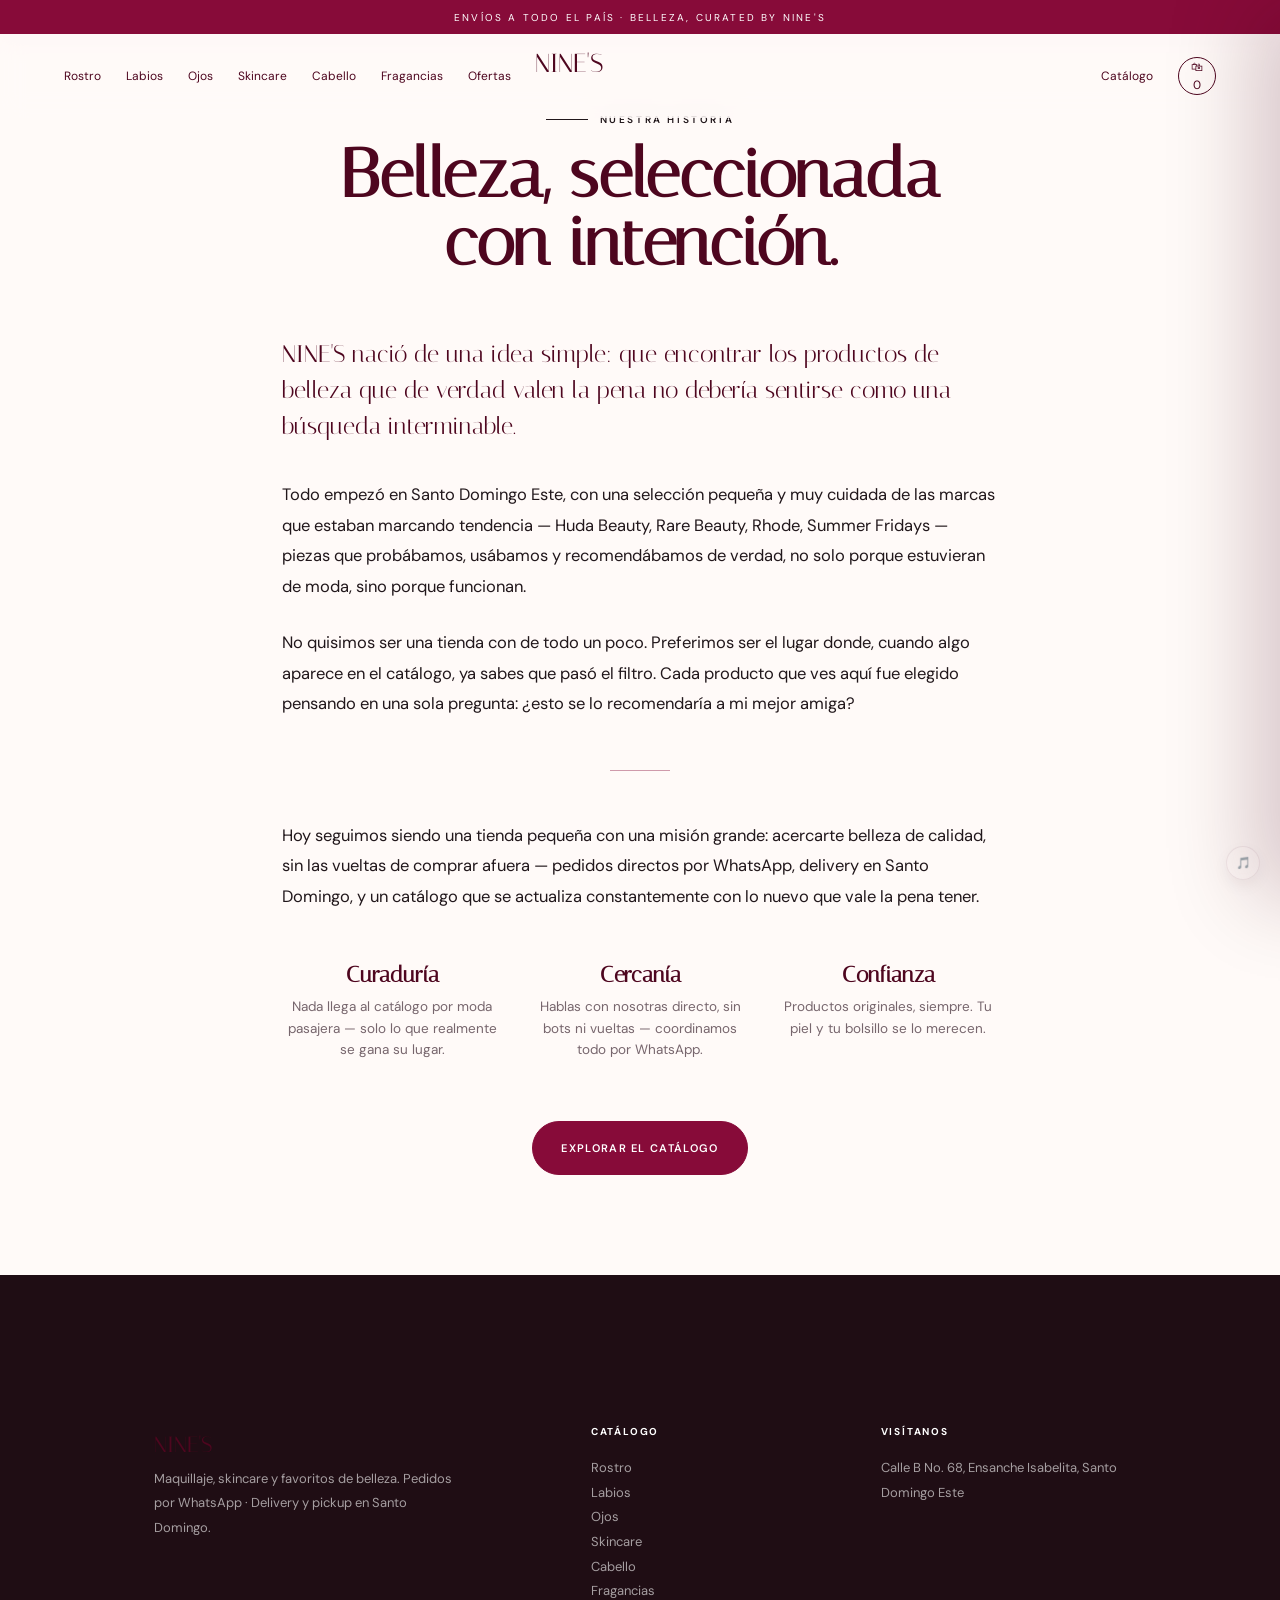
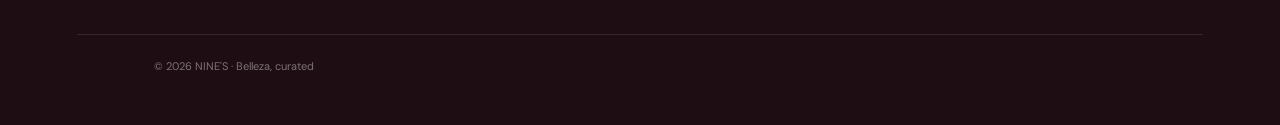
<file: historia.html>
<!doctype html><html lang="es"><head>
<meta charset="utf-8"><meta name="viewport" content="width=device-width, initial-scale=1">
<title>Nuestra historia — NINE'S</title>
<meta name="description" content="Cómo nació NINE'S, tu destino de belleza en Santo Domingo.">
<link rel="preconnect" href="https://fonts.googleapis.com"><link rel="preconnect" href="https://fonts.gstatic.com" crossorigin><link href="https://fonts.googleapis.com/css2?family=DM+Sans:wght@400;500;600&family=Italiana&display=swap" rel="stylesheet"><link rel="stylesheet" href="styles.css">
<style>
  .story-wrap{ max-width:760px; margin:0 auto; padding:70px 22px 100px; }
  .story-head{ text-align:center; margin-bottom:60px; }
  .story-head h1{ font-family:"Italiana",serif; font-size:clamp(40px,6vw,68px); color:var(--wine-deep); margin:14px 0 0; line-height:1 }
  .story-body p{ font-size:16.5px; line-height:1.85; color:var(--ink); margin:0 0 26px; }
  .story-body p.lead{ font-family:"Italiana",serif; font-size:24px; color:var(--wine-deep); line-height:1.5; margin-bottom:36px; }
  .story-divider{ width:60px; height:1px; background:var(--wine); margin:50px auto; opacity:.4; }
  .story-values{ display:grid; grid-template-columns:repeat(3,1fr); gap:28px; margin:50px 0; }
  .story-values div{ text-align:center; }
  .story-values h3{ font-family:"Italiana",serif; font-size:22px; color:var(--wine-deep); margin:0 0 8px; }
  .story-values p{ font-size:13.5px; color:var(--muted); margin:0; line-height:1.6; }
  @media(max-width:640px){ .story-values{ grid-template-columns:1fr; gap:34px } }
  .story-cta{ text-align:center; margin-top:60px; }
</style>
</head><body>

<div class="announcement">Envíos a todo el país · Belleza, curated by Nine's</div>
<header class="navbar" id="navbar">
  <nav class="nav-links"><a class="nav-link hoverable" href="rostro.html">Rostro</a><a class="nav-link hoverable" href="labios.html">Labios</a><a class="nav-link hoverable" href="ojos.html">Ojos</a><a class="nav-link hoverable" href="skincare.html">Skincare</a><a class="nav-link hoverable" href="cabello.html">Cabello</a><a class="nav-link hoverable" href="fragancias.html">Fragancias</a><a class="nav-link hoverable" href="ofertas.html">Ofertas</a></nav>
  <a href="index.html" class="brand-logo hoverable" aria-label="NINE'S" style="font-family:'Italiana',serif;font-size:26px;color:var(--wine-deep)">NINE'S</a>
  <div class="nav-actions">
    <a class="nav-link hide-mobile hoverable" href="catalogo.html">Catálogo</a>
    <button class="nav-icon hoverable" data-open-cart aria-label="Carrito">🛍 <span class="nav-count" data-count>0</span></button>
  </div>
</header>

<main class="story-wrap">
  <div class="story-head">
    <div class="eyebrow">Nuestra historia</div>
    <h1>Belleza, seleccionada con intención.</h1>
  </div>

  <div class="story-body">
    <p class="lead">NINE'S nació de una idea simple: que encontrar los productos de belleza que de verdad valen la pena no debería sentirse como una búsqueda interminable.</p>

    <p>Todo empezó en Santo Domingo Este, con una selección pequeña y muy cuidada de las marcas que estaban marcando tendencia — Huda Beauty, Rare Beauty, Rhode, Summer Fridays — piezas que probábamos, usábamos y recomendábamos de verdad, no solo porque estuvieran de moda, sino porque funcionan.</p>

    <p>No quisimos ser una tienda con de todo un poco. Preferimos ser el lugar donde, cuando algo aparece en el catálogo, ya sabes que pasó el filtro. Cada producto que ves aquí fue elegido pensando en una sola pregunta: ¿esto se lo recomendaría a mi mejor amiga?</p>

    <div class="story-divider"></div>

    <p>Hoy seguimos siendo una tienda pequeña con una misión grande: acercarte belleza de calidad, sin las vueltas de comprar afuera — pedidos directos por WhatsApp, delivery en Santo Domingo, y un catálogo que se actualiza constantemente con lo nuevo que vale la pena tener.</p>
  </div>

  <div class="story-values">
    <div><h3>Curaduría</h3><p>Nada llega al catálogo por moda pasajera — solo lo que realmente se gana su lugar.</p></div>
    <div><h3>Cercanía</h3><p>Hablas con nosotras directo, sin bots ni vueltas — coordinamos todo por WhatsApp.</p></div>
    <div><h3>Confianza</h3><p>Productos originales, siempre. Tu piel y tu bolsillo se lo merecen.</p></div>
  </div>

  <div class="story-cta">
    <a href="catalogo.html" class="btn btn-dark hoverable">Explorar el catálogo</a>
  </div>
</main>

<footer>
    <div class="footer-grid" style="display:grid;grid-template-columns:1.6fr 1fr 1fr;gap:44px;padding:70px clamp(22px,6vw,90px) 30px">
      <div><a href="index.html" aria-label="NINE'S" style="font-family:'Italiana',serif;font-size:22px;color:var(--wine-deep)">NINE'S</a>
        <p style="max-width:34ch">Maquillaje, skincare y favoritos de belleza. Pedidos por WhatsApp · Delivery y pickup en Santo Domingo.</p></div>
      <div><h4>Catálogo</h4><p><a href="rostro.html">Rostro</a><br><a href="labios.html">Labios</a><br><a href="ojos.html">Ojos</a><br><a href="skincare.html">Skincare</a><br><a href="cabello.html">Cabello</a><br><a href="fragancias.html">Fragancias</a></p></div>
      <div><h4>Visítanos</h4><p>Calle B No. 68, Ensanche Isabelita, Santo Domingo Este</p></div>
    </div>
    <div class="footer-bottom" style="padding:24px clamp(22px,6vw,90px)">© 2026 NINE'S · Belleza, curated</div>
  </footer>

<div class="scrim" data-scrim></div>
<aside class="drawer" data-drawer role="dialog" aria-label="Carrito">
  <div class="drawer-top"><span class="drawer-title" data-drawer-title>Carrito</span>
    <button class="drawer-x" data-close-cart aria-label="Cerrar">×</button></div>
  <div class="cart-view" data-cart-view style="display:contents">
    <div class="drawer-body" data-cart-body></div>
    <div class="drawer-foot" data-cart-foot></div>
  </div>
</aside>

<script src="catalog.js"></script><script src="backend-config.js"></script><script src="shop.js"></script>
</body></html>
</file>
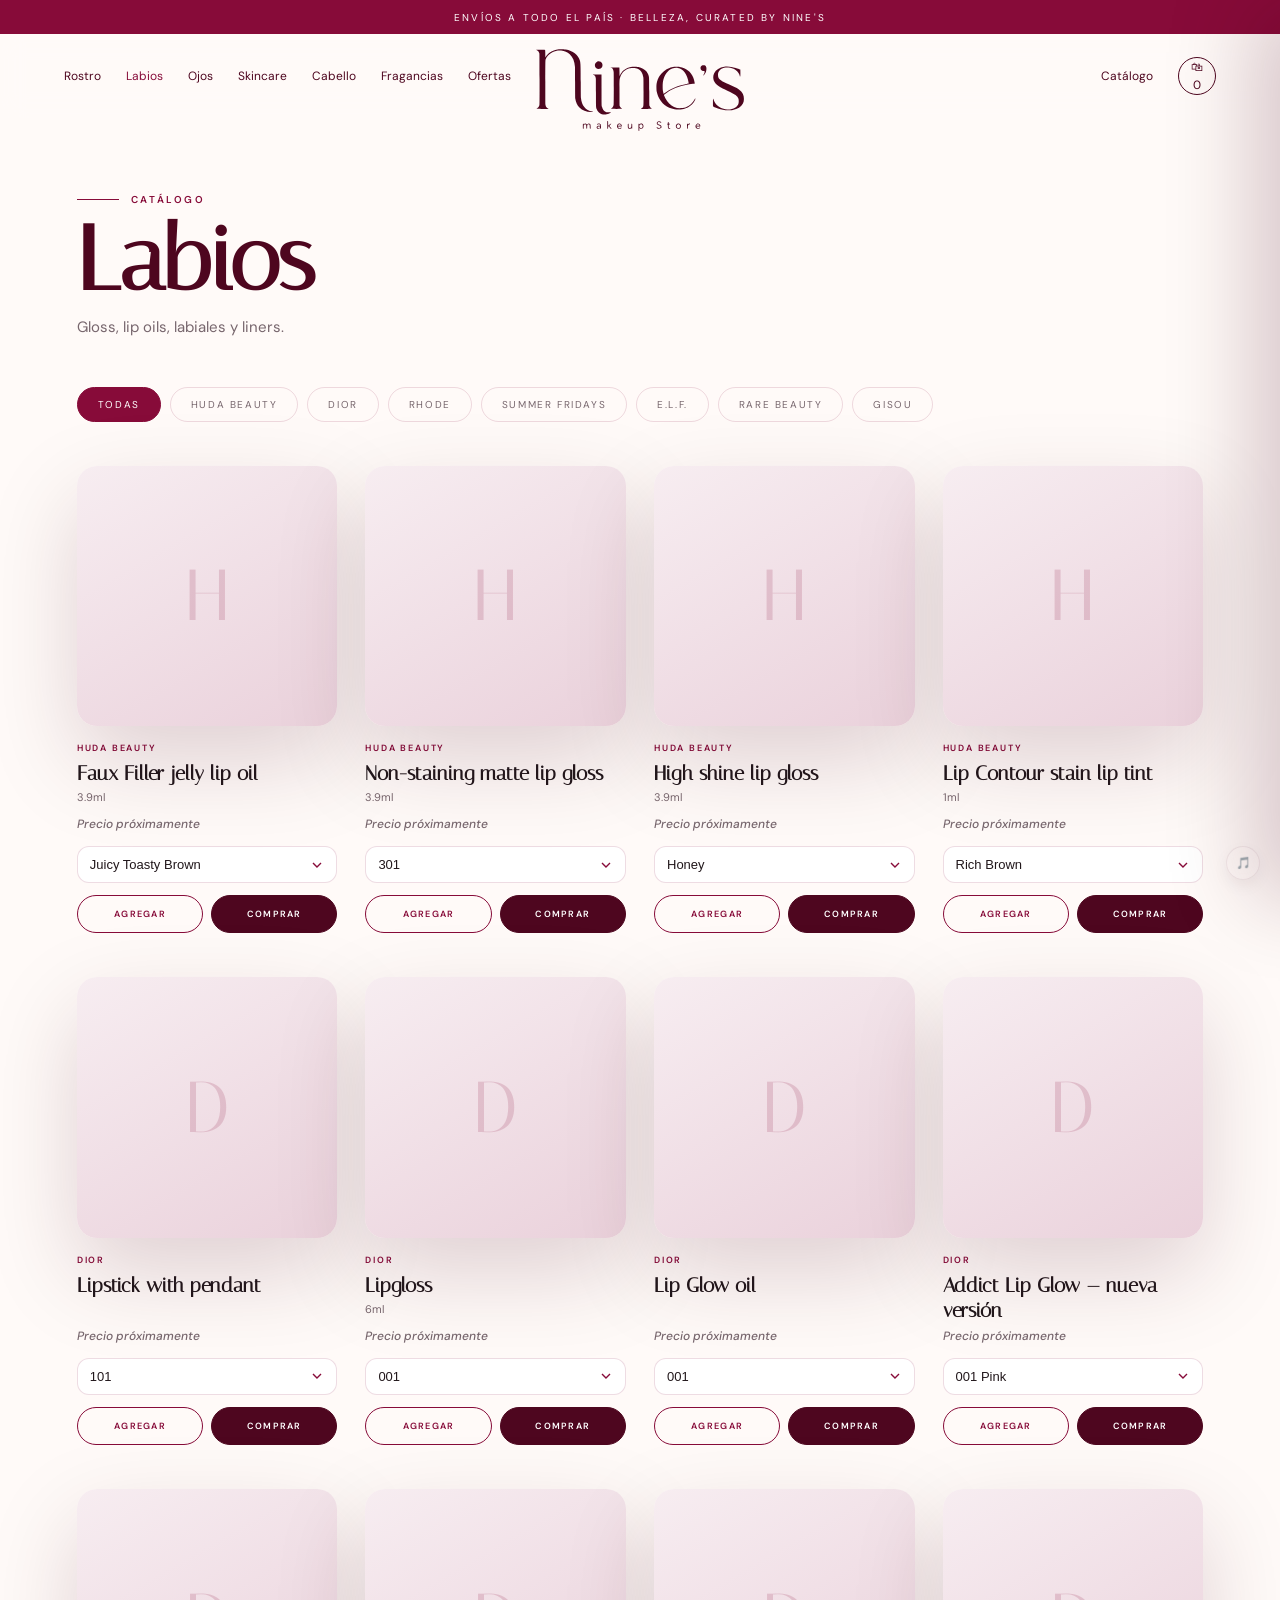
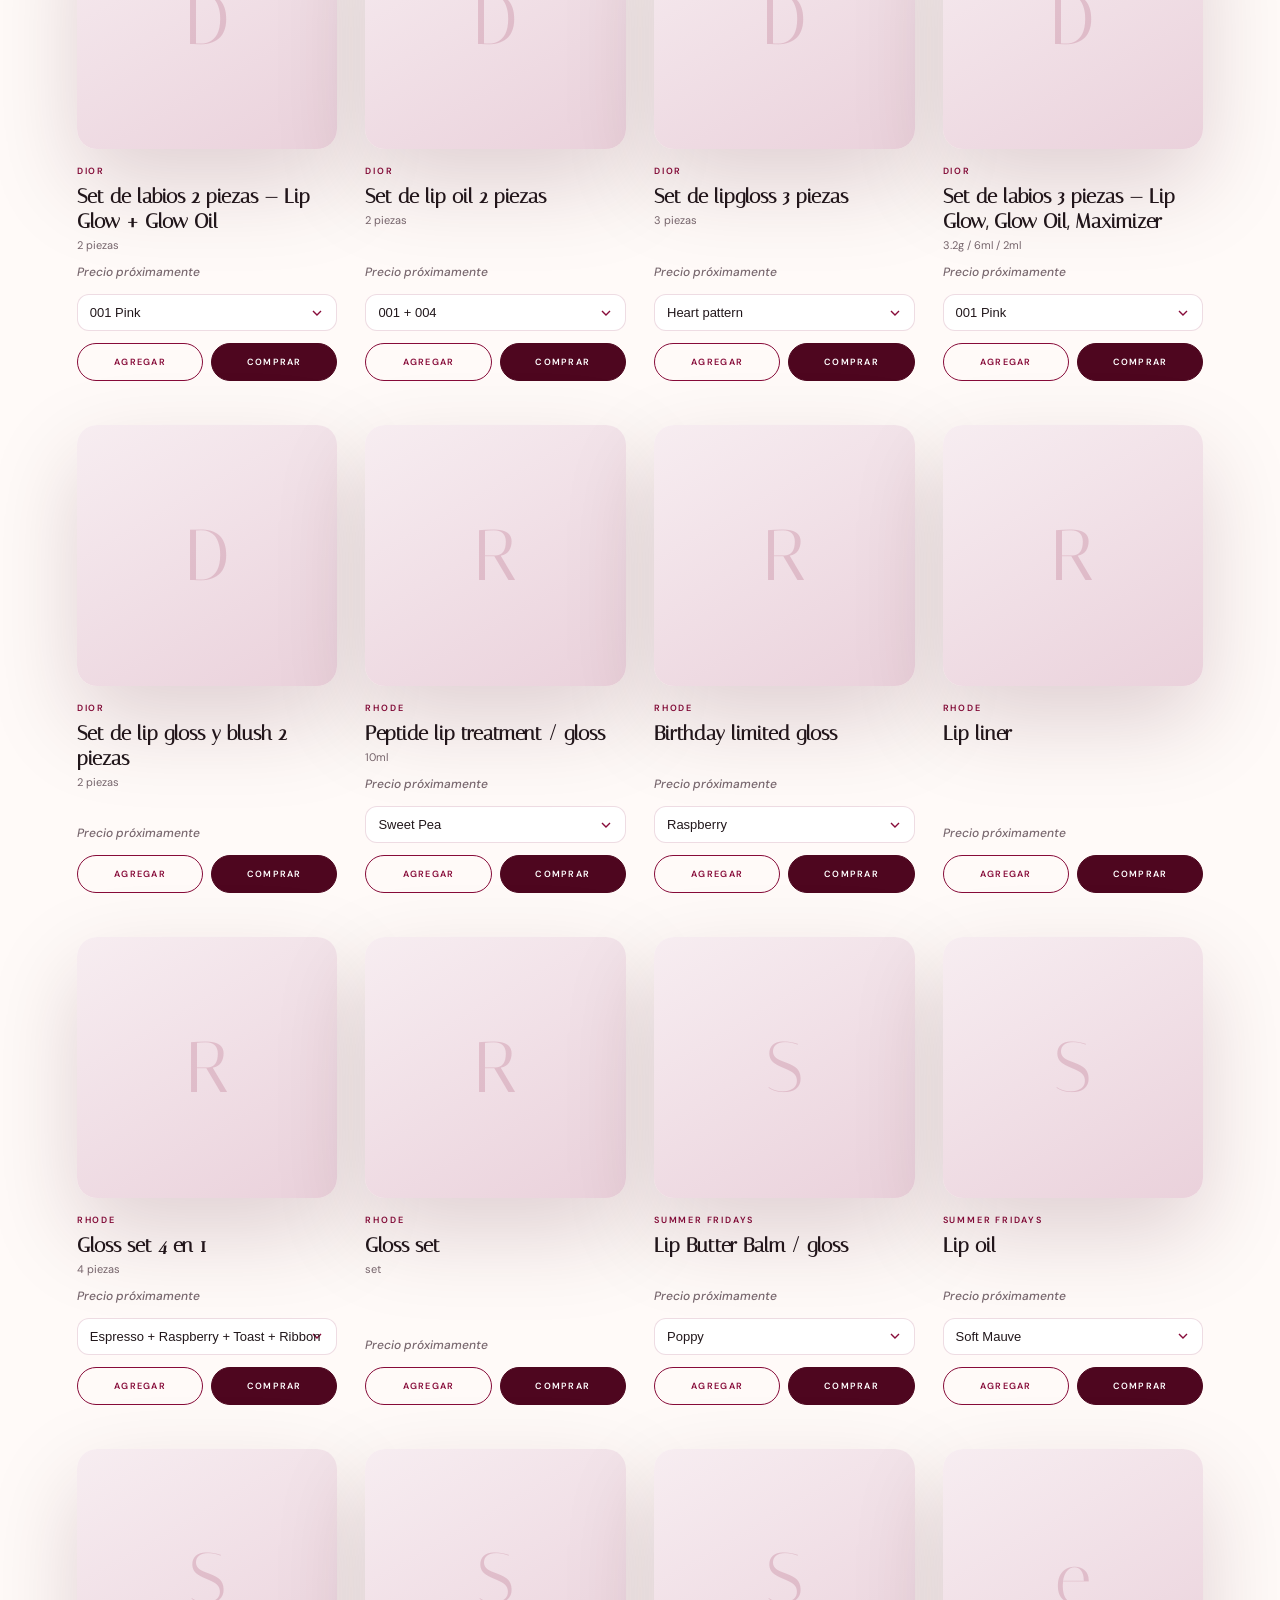
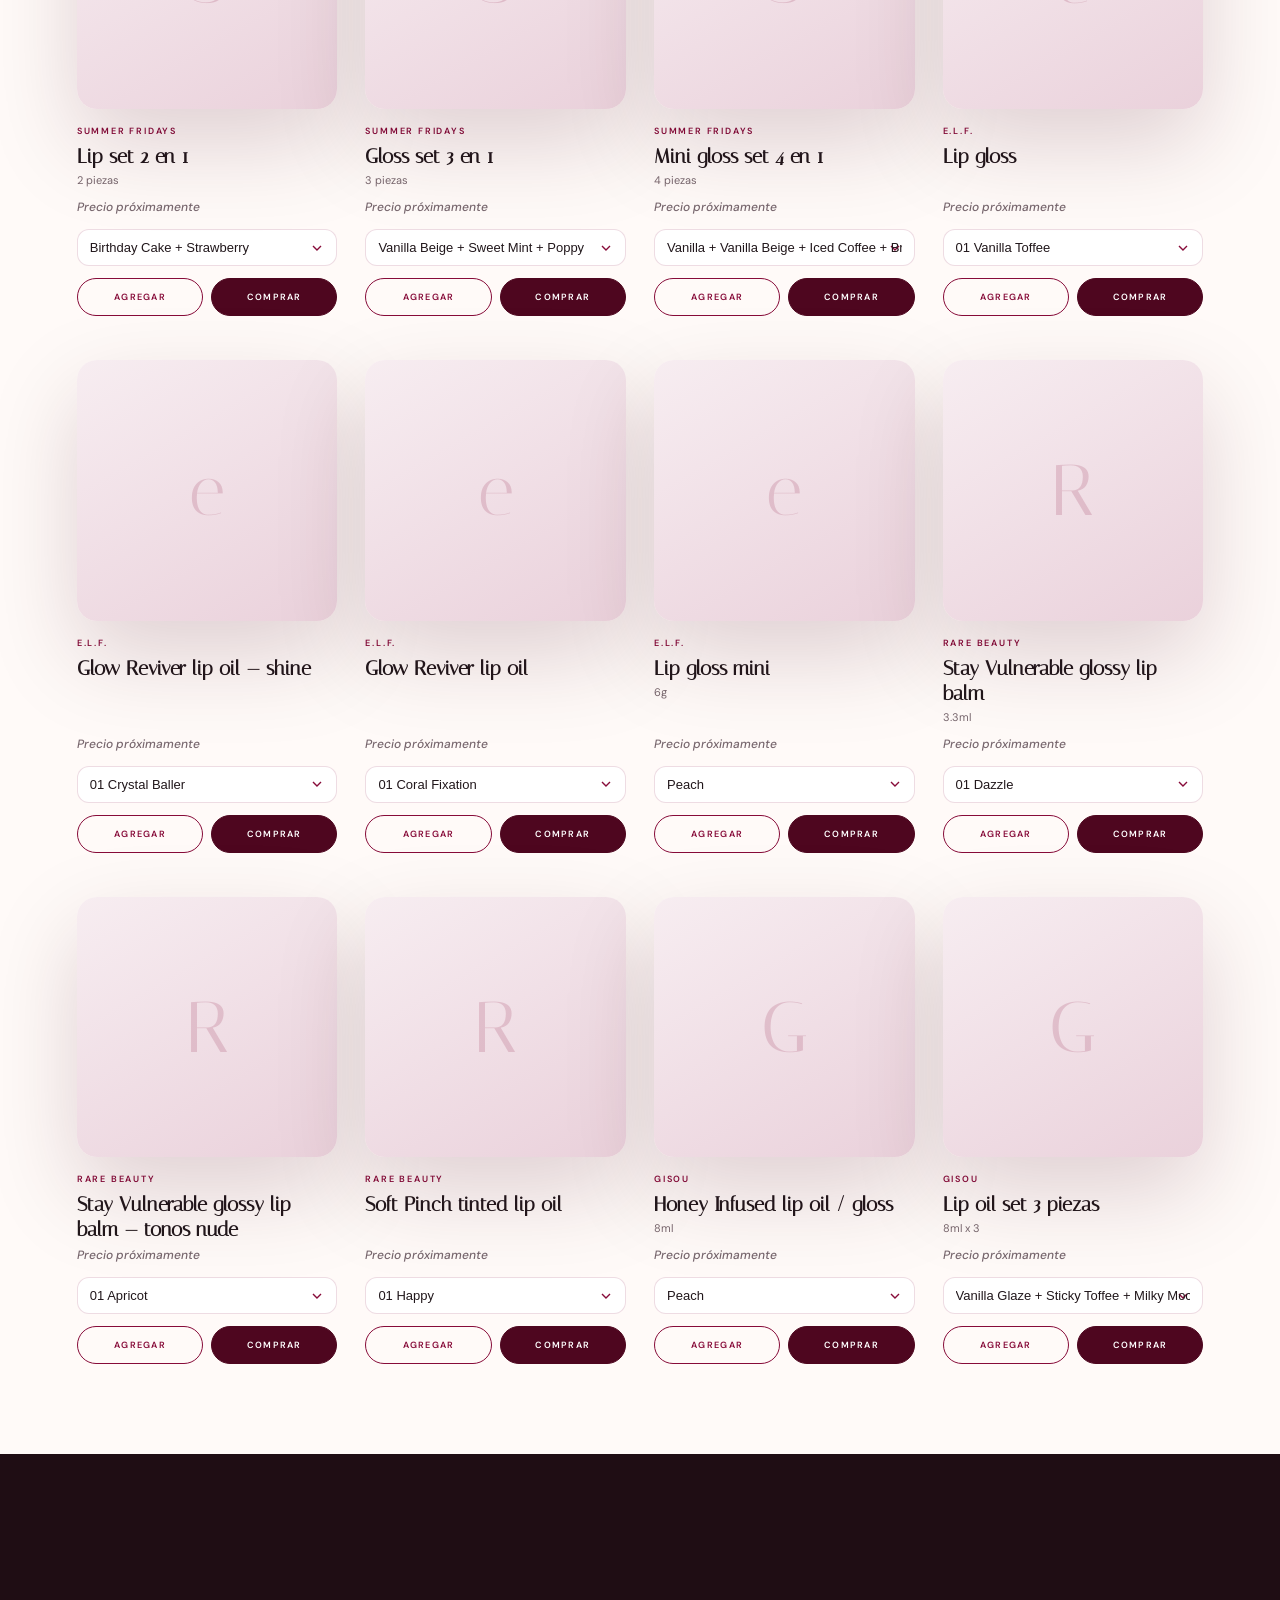
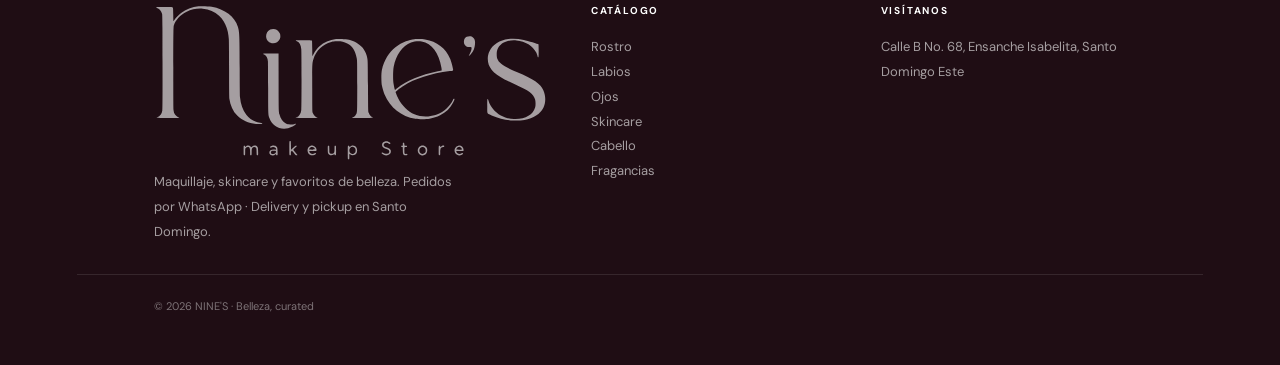
<file: labios.html>
<!DOCTYPE html><html lang="es"><head>
<meta charset="utf-8"><meta name="viewport" content="width=device-width, initial-scale=1">
<title>Labios — NINE'S</title><meta name="description" content="Gloss, lip oils, labiales y liners.">
<link rel="preconnect" href="https://fonts.googleapis.com"><link rel="preconnect" href="https://fonts.gstatic.com" crossorigin><link href="https://fonts.googleapis.com/css2?family=DM+Sans:wght@400;500;600&family=Italiana&display=swap" rel="stylesheet"><link rel="stylesheet" href="styles.css">
</head><body>

<div class="announcement">Envíos a todo el país · Belleza, curated by Nine's</div>
<header class="navbar" id="navbar">
  <nav class="nav-links"><a class="nav-link hoverable" href="rostro.html">Rostro</a><a class="nav-link hoverable" href="labios.html" style="color:var(--wine)">Labios</a><a class="nav-link hoverable" href="ojos.html">Ojos</a><a class="nav-link hoverable" href="skincare.html">Skincare</a><a class="nav-link hoverable" href="cabello.html">Cabello</a><a class="nav-link hoverable" href="fragancias.html">Fragancias</a><a class="nav-link hoverable" href="ofertas.html">Ofertas</a></nav>
  <a href="index.html" class="brand-logo hoverable" aria-label="NINE'S"><svg xmlns="http://www.w3.org/2000/svg" viewBox="0 0 1514 605" role="img" aria-label="NINE'S"><g transform="translate(0,605) scale(0.1,-0.1)" fill="currentColor"><path d="M1716 5959 c-248 -25 -488 -117 -673 -256 -82 -61 -201 -185 -253 -261 -19 -28 -38 -52 -42 -52 -3 0 -7 111 -7 247 -2 200 -5 252 -17 270 -14 23 -14 23 -330 23 -333 0 -357 -4 -259 -41 83 -32 137 -98 174 -214 14 -45 16 -246 19 -1855 2 -1287 0 -1824 -8 -1870 -23 -134 -86 -220 -189 -257 -28 -10 -51 -21 -51 -25 0 -7 850 -16 883 -9 29 6 19 16 -31 34 -59 21 -123 85 -151 148 -11 25 -25 88 -31 140 -6 60 -9 650 -7 1639 3 1405 5 1550 20 1603 60 205 247 407 492 529 191 96 415 138 625 118 253 -24 452 -110 625 -271 225 -210 348 -504 375 -901 5 -79 10 -610 10 -1180 0 -667 4 -1064 11 -1115 34 -256 142 -488 303 -649 206 -205 492 -318 826 -325 135 -2 140 -2 140 16 0 9 -14 16 -37 20 -256 39 -443 144 -579 325 -140 186 -215 394 -244 680 -5 53 -10 548 -11 1110 -2 1240 -9 1398 -70 1595 -118 384 -507 680 -1008 766 -135 23 -375 32 -505 18z M4475 5066 c-172 -79 -214 -317 -80 -451 136 -135 368 -92 449 84 29 64 28 170 -2 228 -56 108 -141 163 -252 163 -47 0 -79 -7 -115 -24z M12039 4787 c-66 -35 -102 -93 -107 -171 -9 -142 97 -242 234 -221 37 5 44 3 54 -16 23 -42 -12 -173 -70 -259 -34 -51 -36 -60 -16 -60 23 0 112 107 151 181 72 137 99 351 56 444 -22 47 -74 99 -114 114 -50 19 -139 13 -188 -12z M7010 4704 c-250 -32 -470 -128 -638 -279 -78 -70 -172 -193 -228 -297 l-49 -93 -3 300 c-1 164 -6 303 -11 308 -9 9 -620 12 -629 3 -2 -3 20 -16 49 -29 102 -45 153 -136 169 -306 13 -134 13 -2233 0 -2341 -18 -147 -87 -253 -182 -282 -21 -6 -38 -15 -38 -20 0 -4 191 -8 425 -8 253 0 425 4 425 9 0 5 -16 15 -37 22 -52 17 -116 86 -144 155 -24 59 -24 59 -27 949 -3 948 -2 981 45 1130 105 334 350 569 688 662 88 24 117 27 240 26 166 -1 248 -19 376 -84 196 -98 313 -284 366 -580 17 -96 18 -178 18 -1069 0 -923 -1 -968 -19 -1023 -23 -69 -91 -150 -142 -169 -37 -13 -43 -24 -16 -29 32 -7 802 1 802 9 0 4 -20 15 -45 26 -60 24 -110 85 -138 166 -22 65 -22 69 -28 1045 -6 1047 -4 997 -55 1175 -24 83 -97 217 -159 292 -124 149 -335 266 -565 313 -73 15 -379 28 -450 19z M13645 4699 c-332 -42 -604 -216 -728 -465 -47 -94 -67 -182 -67 -295 0 -320 200 -565 648 -793 72 -36 240 -116 374 -177 577 -262 725 -371 797 -587 25 -73 28 -228 7 -307 -79 -295 -396 -471 -816 -451 -193 9 -349 51 -508 136 -224 121 -411 345 -472 565 -11 39 -23 61 -34 63 -15 3 -16 -21 -16 -272 0 -322 -21 -277 169 -356 254 -103 495 -167 729 -191 142 -15 405 -7 532 16 351 63 611 229 732 468 96 192 95 467 -3 677 -118 253 -360 418 -1024 700 -498 211 -677 333 -747 510 -31 78 -31 258 0 344 95 259 376 397 738 364 346 -31 628 -204 761 -467 18 -36 38 -92 45 -123 9 -45 16 -58 30 -58 17 0 18 16 18 243 0 133 -4 247 -8 253 -11 17 -413 138 -562 169 -204 43 -424 55 -595 34z M10025 4693 c-85 -10 -241 -49 -325 -80 -288 -106 -547 -318 -722 -589 -84 -130 -168 -342 -205 -514 -26 -123 -26 -479 1 -600 28 -130 64 -246 103 -340 217 -510 643 -847 1186 -937 137 -22 416 -22 547 1 159 29 269 64 405 131 228 113 394 274 496 480 61 125 69 155 41 155 -15 0 -29 -16 -52 -61 -116 -229 -344 -439 -584 -536 -93 -38 -235 -71 -358 -84 -177 -17 -364 11 -533 82 -242 100 -486 343 -626 621 -39 78 -99 221 -99 237 0 17 187 164 300 235 440 279 1052 475 1788 572 133 17 133 17 126 68 -13 95 -72 311 -113 410 -165 402 -511 667 -966 741 -82 14 -329 18 -410 8z m281 -84 c390 -72 667 -444 760 -1018 8 -51 13 -95 10 -98 -2 -2 -69 -17 -148 -33 -649 -128 -1222 -369 -1567 -658 -40 -34 -77 -62 -81 -62 -10 0 -32 93 -57 235 -26 151 -23 500 5 655 84 458 339 817 667 940 129 48 283 63 411 39z M4195 4139 c-9 -13 -10 -12 46 -37 81 -35 137 -137 145 -267 3 -38 6 -502 8 -1030 3 -1019 2 -1003 52 -1157 97 -296 395 -454 717 -382 123 28 297 121 297 160 0 17 0 17 -67 -2 -40 -12 -83 -15 -152 -12 -82 3 -105 8 -162 36 -119 57 -202 175 -250 357 -28 108 -30 171 -32 1345 l-2 994 -297 3 c-204 2 -299 0 -303 -8z M5210 505 c0 -275 0 -275 30 -275 30 0 30 0 30 68 0 54 4 72 18 85 10 10 21 17 24 17 3 0 36 -38 73 -85 65 -80 71 -85 108 -85 39 0 39 0 -40 93 -44 50 -83 98 -87 106 -6 9 15 35 70 87 79 73 79 73 42 74 -33 0 -48 -9 -120 -76 l-83 -76 -3 171 c-2 171 -2 171 -32 171 -30 0 -30 0 -30 -275z M8891 759 c-77 -23 -111 -67 -111 -142 0 -74 44 -112 173 -153 98 -31 132 -93 83 -151 -22 -26 -30 -28 -93 -28 -61 0 -74 4 -106 28 -30 23 -40 26 -57 17 -28 -15 -25 -24 16 -58 82 -68 206 -67 281 2 31 28 37 40 41 87 4 49 1 59 -23 87 -32 38 -77 63 -157 86 -90 26 -122 83 -78 139 37 47 141 45 184 -2 17 -19 20 -19 43 -4 24 16 24 16 1 40 -46 49 -131 72 -197 52z M9580 651 c0 -61 0 -61 -30 -61 -25 0 -30 -4 -30 -25 0 -21 5 -25 30 -25 30 0 30 0 30 -115 0 -145 12 -179 68 -196 39 -11 73 -8 101 10 10 6 11 13 2 29 -10 18 -15 20 -36 10 -19 -9 -29 -7 -50 6 -24 16 -25 19 -25 136 0 120 0 120 50 120 47 0 50 2 50 25 0 23 -3 25 -50 25 -49 0 -49 0 -52 58 -3 54 -4 57 -30 60 -28 3 -28 3 -28 -57z M3575 588 c-11 -6 -30 -20 -42 -31 -23 -20 -23 -20 -23 6 0 23 -4 27 -30 27 -30 0 -30 0 -30 -180 0 -180 0 -180 30 -180 30 0 30 0 30 124 0 108 2 126 20 149 27 34 79 51 114 37 43 -16 56 -63 56 -195 0 -115 0 -115 30 -115 30 0 30 0 30 115 0 132 12 169 63 190 39 16 80 10 104 -17 15 -17 19 -42 21 -154 4 -134 4 -134 34 -134 30 0 30 0 26 144 -3 128 -5 148 -24 173 -46 62 -148 68 -204 12 -31 -31 -31 -31 -55 -5 -40 44 -106 59 -150 34z M4550 594 c-48 -18 -90 -38 -90 -44 0 -4 8 -14 18 -23 15 -13 20 -14 36 -2 10 8 38 17 61 21 68 10 125 -29 125 -86 0 -21 -3 -22 -46 -15 -149 22 -249 -57 -202 -159 32 -71 150 -87 218 -29 30 25 30 25 30 -1 0 -22 4 -26 31 -26 31 0 31 0 27 138 -3 148 -11 174 -62 208 -25 16 -119 28 -146 18z m148 -226 c5 -42 -43 -89 -98 -95 -81 -9 -130 57 -80 107 18 18 31 20 98 18 75 -3 77 -4 80 -30z M6015 581 c-49 -22 -73 -48 -91 -98 -39 -110 14 -225 117 -253 59 -17 144 0 178 35 24 23 24 26 9 41 -15 16 -18 15 -43 -4 -75 -59 -182 -26 -210 66 -6 22 -6 22 139 22 146 0 146 0 146 38 0 61 -38 123 -90 150 -53 27 -101 28 -155 3z m151 -63 c12 -13 26 -35 29 -50 7 -28 7 -28 -109 -28 -64 0 -116 2 -116 5 0 20 36 69 63 86 41 26 101 20 133 -13z M7593 585 c-17 -7 -41 -23 -52 -34 -21 -21 -21 -21 -21 9 0 27 -3 30 -30 30 -30 0 -30 0 -30 -260 0 -260 0 -260 30 -260 30 0 30 0 30 110 0 109 0 109 27 84 76 -71 205 -48 253 45 28 57 27 152 -3 206 -39 70 -131 102 -204 70z m104 -55 c47 -28 65 -62 65 -121 0 -61 -21 -95 -75 -122 -33 -17 -42 -17 -79 -5 -136 43 -105 265 37 268 11 0 34 -9 52 -20z M10265 581 c-160 -72 -143 -307 25 -352 116 -31 219 42 228 161 5 74 -1 100 -35 141 -54 64 -143 85 -218 50z m119 -45 c54 -22 76 -60 76 -127 0 -50 -4 -63 -27 -89 -69 -76 -190 -45 -213 54 -16 71 14 135 75 162 38 17 49 17 89 0z M11082 583 c-19 -9 -36 -22 -39 -30 -9 -22 -23 -15 -23 12 0 21 -5 25 -30 25 -30 0 -30 0 -30 -180 0 -180 0 -180 30 -180 30 0 30 0 30 98 0 159 22 202 108 212 42 4 47 8 47 30 0 21 -5 25 -30 28 -16 1 -45 -5 -63 -15z M11670 578 c-52 -27 -86 -72 -95 -128 -15 -91 21 -170 95 -207 54 -28 112 -29 165 -3 69 32 72 36 51 59 -18 20 -19 20 -43 2 -73 -58 -181 -23 -208 67 -6 22 -6 22 139 22 146 0 146 0 146 43 -1 88 -80 167 -170 167 -20 0 -56 -10 -80 -22z m140 -50 c30 -21 59 -72 47 -84 -2 -3 -54 -3 -116 -2 -111 3 -111 3 -93 38 18 36 70 70 108 70 12 0 36 -10 54 -22z M6690 458 c0 -107 4 -140 18 -168 36 -72 136 -90 207 -36 35 27 35 27 35 2 0 -22 5 -26 30 -26 30 0 30 0 30 180 0 180 0 180 -30 180 -30 0 -30 0 -30 -115 0 -160 -20 -195 -110 -195 -30 0 -47 6 -65 25 -24 23 -25 29 -25 155 0 130 0 130 -30 130 -30 0 -30 0 -30 -132z"/></g></svg></a>
  <div class="nav-actions">
    <a class="nav-link hide-mobile hoverable" href="catalogo.html">Catálogo</a>
    <button class="nav-icon hoverable" data-open-cart aria-label="Carrito">🛍 <span class="nav-count" data-count>0</span></button>
  </div>
</header>
<main class="catalog">
  <div class="catalog-head">
    <div class="eyebrow">Catálogo</div>
    <h1>Labios</h1>
    <p>Gloss, lip oils, labiales y liners.</p>
  </div>
  <div class="filters"><button class="is-on" data-filter="all">Todas</button><button data-filter="Huda Beauty">Huda Beauty</button><button data-filter="Dior">Dior</button><button data-filter="Rhode">Rhode</button><button data-filter="Summer Fridays">Summer Fridays</button><button data-filter="e.l.f.">e.l.f.</button><button data-filter="Rare Beauty">Rare Beauty</button><button data-filter="Gisou">Gisou</button></div>
  <div class="product-grid" data-grid><article class="pcard" data-id="hb-003">
    <div class="pcard-frame"><div class="pcard-swatch">H</div></div>
    <div class="pcard-brand">Huda Beauty</div>
    <h3 class="pcard-name">Faux Filler jelly lip oil</h3>
    <div class="pcard-spec">3.9ml</div>
    <div class="pcard-price pending">Precio próximamente</div>
    <div class="pcard-variants"><select data-variant="hb-003"><option>Juicy Toasty Brown</option><option>Juicy Peach</option><option>Juicy Pink Lady</option><option>Juicy Goji</option><option>Juicy Rose</option><option>Juicy Cherry</option></select></div>
    <div class="pcard-acts">
      <button class="p-add" data-act="add" data-id="hb-003">Agregar</button>
      <button class="p-buy" data-act="buy" data-id="hb-003">Comprar</button>
    </div>
  </article><article class="pcard" data-id="hb-004">
    <div class="pcard-frame"><div class="pcard-swatch">H</div></div>
    <div class="pcard-brand">Huda Beauty</div>
    <h3 class="pcard-name">Non-staining matte lip gloss</h3>
    <div class="pcard-spec">3.9ml</div>
    <div class="pcard-price pending">Precio próximamente</div>
    <div class="pcard-variants"><select data-variant="hb-004"><option>301</option><option>302</option><option>303</option><option>304</option><option>305</option><option>306</option><option>307</option><option>308</option><option>309</option><option>310</option><option>311</option><option>312</option></select></div>
    <div class="pcard-acts">
      <button class="p-add" data-act="add" data-id="hb-004">Agregar</button>
      <button class="p-buy" data-act="buy" data-id="hb-004">Comprar</button>
    </div>
  </article><article class="pcard" data-id="hb-005">
    <div class="pcard-frame"><div class="pcard-swatch">H</div></div>
    <div class="pcard-brand">Huda Beauty</div>
    <h3 class="pcard-name">High shine lip gloss</h3>
    <div class="pcard-spec">3.9ml</div>
    <div class="pcard-price pending">Precio próximamente</div>
    <div class="pcard-variants"><select data-variant="hb-005"><option>Honey</option><option>Foxy</option><option>Bombshell</option><option>Posh</option><option>Coco</option><option>Sugar Baby</option></select></div>
    <div class="pcard-acts">
      <button class="p-add" data-act="add" data-id="hb-005">Agregar</button>
      <button class="p-buy" data-act="buy" data-id="hb-005">Comprar</button>
    </div>
  </article><article class="pcard" data-id="hb-006">
    <div class="pcard-frame"><div class="pcard-swatch">H</div></div>
    <div class="pcard-brand">Huda Beauty</div>
    <h3 class="pcard-name">Lip Contour stain lip tint</h3>
    <div class="pcard-spec">1ml</div>
    <div class="pcard-price pending">Precio próximamente</div>
    <div class="pcard-variants"><select data-variant="hb-006"><option>Rich Brown</option><option>Cinnamon</option><option>Cherry Red</option><option>Warm Brown</option><option>Toasty Brown</option><option>Rosewood</option><option>Baby Pink</option><option>Soft Nude</option></select></div>
    <div class="pcard-acts">
      <button class="p-add" data-act="add" data-id="hb-006">Agregar</button>
      <button class="p-buy" data-act="buy" data-id="hb-006">Comprar</button>
    </div>
  </article><article class="pcard" data-id="d-018">
    <div class="pcard-frame"><div class="pcard-swatch">D</div></div>
    <div class="pcard-brand">Dior</div>
    <h3 class="pcard-name">Lipstick with pendant</h3>
    
    <div class="pcard-price pending">Precio próximamente</div>
    <div class="pcard-variants"><select data-variant="d-018"><option>101</option><option>102</option><option>103</option><option>104</option><option>105</option></select></div>
    <div class="pcard-acts">
      <button class="p-add" data-act="add" data-id="d-018">Agregar</button>
      <button class="p-buy" data-act="buy" data-id="d-018">Comprar</button>
    </div>
  </article><article class="pcard" data-id="d-019">
    <div class="pcard-frame"><div class="pcard-swatch">D</div></div>
    <div class="pcard-brand">Dior</div>
    <h3 class="pcard-name">Lipgloss</h3>
    <div class="pcard-spec">6ml</div>
    <div class="pcard-price pending">Precio próximamente</div>
    <div class="pcard-variants"><select data-variant="d-019"><option>001</option><option>003</option><option>004</option><option>006</option><option>007</option><option>010</option><option>012</option><option>015</option><option>018</option><option>019</option><option>020</option><option>021</option><option>026</option><option>027</option><option>028</option><option>029</option><option>037</option><option>038</option><option>039</option><option>053</option><option>061</option><option>062</option><option>063</option><option>065</option><option>084</option><option>203</option><option>204</option><option>206</option></select></div>
    <div class="pcard-acts">
      <button class="p-add" data-act="add" data-id="d-019">Agregar</button>
      <button class="p-buy" data-act="buy" data-id="d-019">Comprar</button>
    </div>
  </article><article class="pcard" data-id="d-020">
    <div class="pcard-frame"><div class="pcard-swatch">D</div></div>
    <div class="pcard-brand">Dior</div>
    <h3 class="pcard-name">Lip Glow oil</h3>
    
    <div class="pcard-price pending">Precio próximamente</div>
    <div class="pcard-variants"><select data-variant="d-020"><option>001</option><option>004</option><option>007</option><option>012</option><option>015</option><option>020</option><option>030</option><option>031</option></select></div>
    <div class="pcard-acts">
      <button class="p-add" data-act="add" data-id="d-020">Agregar</button>
      <button class="p-buy" data-act="buy" data-id="d-020">Comprar</button>
    </div>
  </article><article class="pcard" data-id="d-022">
    <div class="pcard-frame"><div class="pcard-swatch">D</div></div>
    <div class="pcard-brand">Dior</div>
    <h3 class="pcard-name">Addict Lip Glow — nueva versión</h3>
    
    <div class="pcard-price pending">Precio próximamente</div>
    <div class="pcard-variants"><select data-variant="d-022"><option>001 Pink</option><option>004</option><option>012</option><option>074</option><option>078</option></select></div>
    <div class="pcard-acts">
      <button class="p-add" data-act="add" data-id="d-022">Agregar</button>
      <button class="p-buy" data-act="buy" data-id="d-022">Comprar</button>
    </div>
  </article><article class="pcard" data-id="d-024">
    <div class="pcard-frame"><div class="pcard-swatch">D</div></div>
    <div class="pcard-brand">Dior</div>
    <h3 class="pcard-name">Set de labios 2 piezas — Lip Glow + Glow Oil</h3>
    <div class="pcard-spec">2 piezas</div>
    <div class="pcard-price pending">Precio próximamente</div>
    <div class="pcard-variants"><select data-variant="d-024"><option>001 Pink</option></select></div>
    <div class="pcard-acts">
      <button class="p-add" data-act="add" data-id="d-024">Agregar</button>
      <button class="p-buy" data-act="buy" data-id="d-024">Comprar</button>
    </div>
  </article><article class="pcard" data-id="d-025">
    <div class="pcard-frame"><div class="pcard-swatch">D</div></div>
    <div class="pcard-brand">Dior</div>
    <h3 class="pcard-name">Set de lip oil 2 piezas</h3>
    <div class="pcard-spec">2 piezas</div>
    <div class="pcard-price pending">Precio próximamente</div>
    <div class="pcard-variants"><select data-variant="d-025"><option>001 + 004</option></select></div>
    <div class="pcard-acts">
      <button class="p-add" data-act="add" data-id="d-025">Agregar</button>
      <button class="p-buy" data-act="buy" data-id="d-025">Comprar</button>
    </div>
  </article><article class="pcard" data-id="d-026">
    <div class="pcard-frame"><div class="pcard-swatch">D</div></div>
    <div class="pcard-brand">Dior</div>
    <h3 class="pcard-name">Set de lipgloss 3 piezas</h3>
    <div class="pcard-spec">3 piezas</div>
    <div class="pcard-price pending">Precio próximamente</div>
    <div class="pcard-variants"><select data-variant="d-026"><option>Heart pattern</option><option>Black</option></select></div>
    <div class="pcard-acts">
      <button class="p-add" data-act="add" data-id="d-026">Agregar</button>
      <button class="p-buy" data-act="buy" data-id="d-026">Comprar</button>
    </div>
  </article><article class="pcard" data-id="d-027">
    <div class="pcard-frame"><div class="pcard-swatch">D</div></div>
    <div class="pcard-brand">Dior</div>
    <h3 class="pcard-name">Set de labios 3 piezas — Lip Glow, Glow Oil, Maximizer</h3>
    <div class="pcard-spec">3.2g / 6ml / 2ml</div>
    <div class="pcard-price pending">Precio próximamente</div>
    <div class="pcard-variants"><select data-variant="d-027"><option>001 Pink</option></select></div>
    <div class="pcard-acts">
      <button class="p-add" data-act="add" data-id="d-027">Agregar</button>
      <button class="p-buy" data-act="buy" data-id="d-027">Comprar</button>
    </div>
  </article><article class="pcard" data-id="d-028">
    <div class="pcard-frame"><div class="pcard-swatch">D</div></div>
    <div class="pcard-brand">Dior</div>
    <h3 class="pcard-name">Set de lip gloss y blush 2 piezas</h3>
    <div class="pcard-spec">2 piezas</div>
    <div class="pcard-price pending">Precio próximamente</div>
    
    <div class="pcard-acts">
      <button class="p-add" data-act="add" data-id="d-028">Agregar</button>
      <button class="p-buy" data-act="buy" data-id="d-028">Comprar</button>
    </div>
  </article><article class="pcard" data-id="r-039">
    <div class="pcard-frame"><div class="pcard-swatch">R</div></div>
    <div class="pcard-brand">Rhode</div>
    <h3 class="pcard-name">Peptide lip treatment / gloss</h3>
    <div class="pcard-spec">10ml</div>
    <div class="pcard-price pending">Precio próximamente</div>
    <div class="pcard-variants"><select data-variant="r-039"><option>Sweet Pea</option><option>Pretzel</option><option>Sugarberry</option><option>Strawberry</option><option>Sugar Cookie</option><option>Jellybean</option><option>Rhode Vanilla</option><option>Vanilla Cake</option><option>Watermelon</option><option>Passionfruit</option><option>Salted Caramel</option><option>Cinnamon Roll</option><option>Peppermint Glaze</option><option>PBJ</option><option>Raspberry Jelly</option><option>Guava Spritz</option><option>Peach Pit</option><option>Shortcake</option><option>Salty Tan</option><option>Toast</option><option>Ribbon</option><option>Unscented</option><option>Lemontini</option><option>Espresso</option><option>Banana</option></select></div>
    <div class="pcard-acts">
      <button class="p-add" data-act="add" data-id="r-039">Agregar</button>
      <button class="p-buy" data-act="buy" data-id="r-039">Comprar</button>
    </div>
  </article><article class="pcard" data-id="r-040">
    <div class="pcard-frame"><div class="pcard-swatch">R</div></div>
    <div class="pcard-brand">Rhode</div>
    <h3 class="pcard-name">Birthday limited gloss</h3>
    
    <div class="pcard-price pending">Precio próximamente</div>
    <div class="pcard-variants"><select data-variant="r-040"><option>Raspberry</option><option>Espresso</option><option>Toast</option><option>Ribbon</option></select></div>
    <div class="pcard-acts">
      <button class="p-add" data-act="add" data-id="r-040">Agregar</button>
      <button class="p-buy" data-act="buy" data-id="r-040">Comprar</button>
    </div>
  </article><article class="pcard" data-id="r-043">
    <div class="pcard-frame"><div class="pcard-swatch">R</div></div>
    <div class="pcard-brand">Rhode</div>
    <h3 class="pcard-name">Lip liner</h3>
    
    <div class="pcard-price pending">Precio próximamente</div>
    
    <div class="pcard-acts">
      <button class="p-add" data-act="add" data-id="r-043">Agregar</button>
      <button class="p-buy" data-act="buy" data-id="r-043">Comprar</button>
    </div>
  </article><article class="pcard" data-id="r-044">
    <div class="pcard-frame"><div class="pcard-swatch">R</div></div>
    <div class="pcard-brand">Rhode</div>
    <h3 class="pcard-name">Gloss set 4 en 1</h3>
    <div class="pcard-spec">4 piezas</div>
    <div class="pcard-price pending">Precio próximamente</div>
    <div class="pcard-variants"><select data-variant="r-044"><option>Espresso + Raspberry + Toast + Ribbon</option></select></div>
    <div class="pcard-acts">
      <button class="p-add" data-act="add" data-id="r-044">Agregar</button>
      <button class="p-buy" data-act="buy" data-id="r-044">Comprar</button>
    </div>
  </article><article class="pcard" data-id="r-050">
    <div class="pcard-frame"><div class="pcard-swatch">R</div></div>
    <div class="pcard-brand">Rhode</div>
    <h3 class="pcard-name">Gloss set</h3>
    <div class="pcard-spec">set</div>
    <div class="pcard-price pending">Precio próximamente</div>
    
    <div class="pcard-acts">
      <button class="p-add" data-act="add" data-id="r-050">Agregar</button>
      <button class="p-buy" data-act="buy" data-id="r-050">Comprar</button>
    </div>
  </article><article class="pcard" data-id="sf-051">
    <div class="pcard-frame"><div class="pcard-swatch">S</div></div>
    <div class="pcard-brand">Summer Fridays</div>
    <h3 class="pcard-name">Lip Butter Balm / gloss</h3>
    
    <div class="pcard-price pending">Precio próximamente</div>
    <div class="pcard-variants"><select data-variant="sf-051"><option>Poppy</option><option>Cherry</option><option>Pink Sugar</option><option>Vanilla Beige</option><option>Sweet Mint</option><option>Brown Sugar</option><option>Vanilla</option><option>Iced Coffee</option><option>Birthday Cake</option><option>Hot Cocoa</option><option>Pink Guava</option><option>Toasted Marshmallow</option><option>Strawberry</option></select></div>
    <div class="pcard-acts">
      <button class="p-add" data-act="add" data-id="sf-051">Agregar</button>
      <button class="p-buy" data-act="buy" data-id="sf-051">Comprar</button>
    </div>
  </article><article class="pcard" data-id="sf-052">
    <div class="pcard-frame"><div class="pcard-swatch">S</div></div>
    <div class="pcard-brand">Summer Fridays</div>
    <h3 class="pcard-name">Lip oil</h3>
    
    <div class="pcard-price pending">Precio próximamente</div>
    <div class="pcard-variants"><select data-variant="sf-052"><option>Soft Mauve</option><option>Rosewood Nights</option><option>Pink Cloud</option><option>Blush Dreams</option><option>Bare Sand</option><option>Rose Bud</option><option>Midnight Berry</option><option>Warm Beige</option></select></div>
    <div class="pcard-acts">
      <button class="p-add" data-act="add" data-id="sf-052">Agregar</button>
      <button class="p-buy" data-act="buy" data-id="sf-052">Comprar</button>
    </div>
  </article><article class="pcard" data-id="sf-053">
    <div class="pcard-frame"><div class="pcard-swatch">S</div></div>
    <div class="pcard-brand">Summer Fridays</div>
    <h3 class="pcard-name">Lip set 2 en 1</h3>
    <div class="pcard-spec">2 piezas</div>
    <div class="pcard-price pending">Precio próximamente</div>
    <div class="pcard-variants"><select data-variant="sf-053"><option>Birthday Cake + Strawberry</option></select></div>
    <div class="pcard-acts">
      <button class="p-add" data-act="add" data-id="sf-053">Agregar</button>
      <button class="p-buy" data-act="buy" data-id="sf-053">Comprar</button>
    </div>
  </article><article class="pcard" data-id="sf-054">
    <div class="pcard-frame"><div class="pcard-swatch">S</div></div>
    <div class="pcard-brand">Summer Fridays</div>
    <h3 class="pcard-name">Gloss set 3 en 1</h3>
    <div class="pcard-spec">3 piezas</div>
    <div class="pcard-price pending">Precio próximamente</div>
    <div class="pcard-variants"><select data-variant="sf-054"><option>Vanilla Beige + Sweet Mint + Poppy</option><option>Cherry + Sweet Mint + Birthday Cake</option></select></div>
    <div class="pcard-acts">
      <button class="p-add" data-act="add" data-id="sf-054">Agregar</button>
      <button class="p-buy" data-act="buy" data-id="sf-054">Comprar</button>
    </div>
  </article><article class="pcard" data-id="sf-055">
    <div class="pcard-frame"><div class="pcard-swatch">S</div></div>
    <div class="pcard-brand">Summer Fridays</div>
    <h3 class="pcard-name">Mini gloss set 4 en 1</h3>
    <div class="pcard-spec">4 piezas</div>
    <div class="pcard-price pending">Precio próximamente</div>
    <div class="pcard-variants"><select data-variant="sf-055"><option>Vanilla + Vanilla Beige + Iced Coffee + Brown Sugar</option><option>Vanilla + Vanilla Beige + Poppy + Brown Sugar</option></select></div>
    <div class="pcard-acts">
      <button class="p-add" data-act="add" data-id="sf-055">Agregar</button>
      <button class="p-buy" data-act="buy" data-id="sf-055">Comprar</button>
    </div>
  </article><article class="pcard" data-id="e-061">
    <div class="pcard-frame"><div class="pcard-swatch">e</div></div>
    <div class="pcard-brand">e.l.f.</div>
    <h3 class="pcard-name">Lip gloss</h3>
    
    <div class="pcard-price pending">Precio próximamente</div>
    <div class="pcard-variants"><select data-variant="e-061"><option>01 Vanilla Toffee</option><option>02 Java Chip</option><option>03 Blackberry Sorbet</option><option>04 Yummy Gummy</option><option>05 Wild Cherry</option><option>06 Strawberry Shortcake</option></select></div>
    <div class="pcard-acts">
      <button class="p-add" data-act="add" data-id="e-061">Agregar</button>
      <button class="p-buy" data-act="buy" data-id="e-061">Comprar</button>
    </div>
  </article><article class="pcard" data-id="e-062">
    <div class="pcard-frame"><div class="pcard-swatch">e</div></div>
    <div class="pcard-brand">e.l.f.</div>
    <h3 class="pcard-name">Glow Reviver lip oil — shine</h3>
    
    <div class="pcard-price pending">Precio próximamente</div>
    <div class="pcard-variants"><select data-variant="e-062"><option>01 Crystal Baller</option><option>02 Candy Coded</option><option>03 Princess Cut</option><option>04 Citrine Gleam</option><option>05 Super-Neutral</option><option>06 Chocoluxe</option><option>07 Opal-ogy Tour</option><option>08 Divine Wine</option></select></div>
    <div class="pcard-acts">
      <button class="p-add" data-act="add" data-id="e-062">Agregar</button>
      <button class="p-buy" data-act="buy" data-id="e-062">Comprar</button>
    </div>
  </article><article class="pcard" data-id="e-063">
    <div class="pcard-frame"><div class="pcard-swatch">e</div></div>
    <div class="pcard-brand">e.l.f.</div>
    <h3 class="pcard-name">Glow Reviver lip oil</h3>
    
    <div class="pcard-price pending">Precio próximamente</div>
    <div class="pcard-variants"><select data-variant="e-063"><option>01 Coral Fixation</option><option>02 It's Giving Guava</option><option>03 Pink Quartz</option><option>04 Rose Envy</option><option>05 Red Delicious</option><option>06 Honey Talks</option><option>07 Hot as Fudge</option><option>08 Money Mauve</option><option>09 Jam Session</option></select></div>
    <div class="pcard-acts">
      <button class="p-add" data-act="add" data-id="e-063">Agregar</button>
      <button class="p-buy" data-act="buy" data-id="e-063">Comprar</button>
    </div>
  </article><article class="pcard" data-id="e-064">
    <div class="pcard-frame"><div class="pcard-swatch">e</div></div>
    <div class="pcard-brand">e.l.f.</div>
    <h3 class="pcard-name">Lip gloss mini</h3>
    <div class="pcard-spec">6g</div>
    <div class="pcard-price pending">Precio próximamente</div>
    <div class="pcard-variants"><select data-variant="e-064"><option>Peach</option><option>Vanilla Frosting</option><option>Strawberry</option><option>Honeydew</option><option>Blueberry</option><option>Grape</option></select></div>
    <div class="pcard-acts">
      <button class="p-add" data-act="add" data-id="e-064">Agregar</button>
      <button class="p-buy" data-act="buy" data-id="e-064">Comprar</button>
    </div>
  </article><article class="pcard" data-id="rb-078">
    <div class="pcard-frame"><div class="pcard-swatch">R</div></div>
    <div class="pcard-brand">Rare Beauty</div>
    <h3 class="pcard-name">Stay Vulnerable glossy lip balm</h3>
    <div class="pcard-spec">3.3ml</div>
    <div class="pcard-price pending">Precio próximamente</div>
    <div class="pcard-variants"><select data-variant="rb-078"><option>01 Dazzle</option><option>02 Beam</option><option>03 Flicker</option><option>04 Glimmer</option><option>05 Spark</option><option>06 Blaze</option></select></div>
    <div class="pcard-acts">
      <button class="p-add" data-act="add" data-id="rb-078">Agregar</button>
      <button class="p-buy" data-act="buy" data-id="rb-078">Comprar</button>
    </div>
  </article><article class="pcard" data-id="rb-081">
    <div class="pcard-frame"><div class="pcard-swatch">R</div></div>
    <div class="pcard-brand">Rare Beauty</div>
    <h3 class="pcard-name">Stay Vulnerable glossy lip balm — tonos nude</h3>
    
    <div class="pcard-price pending">Precio próximamente</div>
    <div class="pcard-variants"><select data-variant="rb-081"><option>01 Apricot</option><option>02 Rose</option><option>03 Mauve</option><option>04 Neutral</option><option>05 Berry</option></select></div>
    <div class="pcard-acts">
      <button class="p-add" data-act="add" data-id="rb-081">Agregar</button>
      <button class="p-buy" data-act="buy" data-id="rb-081">Comprar</button>
    </div>
  </article><article class="pcard" data-id="rb-082">
    <div class="pcard-frame"><div class="pcard-swatch">R</div></div>
    <div class="pcard-brand">Rare Beauty</div>
    <h3 class="pcard-name">Soft Pinch tinted lip oil</h3>
    
    <div class="pcard-price pending">Precio próximamente</div>
    <div class="pcard-variants"><select data-variant="rb-082"><option>01 Happy</option><option>02 Wonder</option><option>03 Honesty</option><option>04 Hope</option><option>05 Serenity</option></select></div>
    <div class="pcard-acts">
      <button class="p-add" data-act="add" data-id="rb-082">Agregar</button>
      <button class="p-buy" data-act="buy" data-id="rb-082">Comprar</button>
    </div>
  </article><article class="pcard" data-id="g-083">
    <div class="pcard-frame"><div class="pcard-swatch">G</div></div>
    <div class="pcard-brand">Gisou</div>
    <h3 class="pcard-name">Honey Infused lip oil / gloss</h3>
    <div class="pcard-spec">8ml</div>
    <div class="pcard-price pending">Precio próximamente</div>
    <div class="pcard-variants"><select data-variant="g-083"><option>Peach</option><option>Glazed Plum</option><option>Milky Mocha</option><option>Raspberry Swirl</option><option>Sticky Toffee</option><option>Vanilla Glaze</option><option>Honey</option><option>Cherry</option><option>Watermelon</option><option>Strawberry</option><option>Coconut</option><option>Mango</option></select></div>
    <div class="pcard-acts">
      <button class="p-add" data-act="add" data-id="g-083">Agregar</button>
      <button class="p-buy" data-act="buy" data-id="g-083">Comprar</button>
    </div>
  </article><article class="pcard" data-id="g-086">
    <div class="pcard-frame"><div class="pcard-swatch">G</div></div>
    <div class="pcard-brand">Gisou</div>
    <h3 class="pcard-name">Lip oil set 3 piezas</h3>
    <div class="pcard-spec">8ml x 3</div>
    <div class="pcard-price pending">Precio próximamente</div>
    <div class="pcard-variants"><select data-variant="g-086"><option>Vanilla Glaze + Sticky Toffee + Milky Mocha</option></select></div>
    <div class="pcard-acts">
      <button class="p-add" data-act="add" data-id="g-086">Agregar</button>
      <button class="p-buy" data-act="buy" data-id="g-086">Comprar</button>
    </div>
  </article></div>
</main>
<footer>
    <div class="footer-grid" style="display:grid;grid-template-columns:1.6fr 1fr 1fr;gap:44px;padding:70px clamp(22px,6vw,90px) 30px">
      <div><a href="index.html" aria-label="NINE'S"><svg xmlns="http://www.w3.org/2000/svg" viewBox="0 0 1514 605" role="img" aria-label="NINE'S"><g transform="translate(0,605) scale(0.1,-0.1)" fill="currentColor"><path d="M1716 5959 c-248 -25 -488 -117 -673 -256 -82 -61 -201 -185 -253 -261 -19 -28 -38 -52 -42 -52 -3 0 -7 111 -7 247 -2 200 -5 252 -17 270 -14 23 -14 23 -330 23 -333 0 -357 -4 -259 -41 83 -32 137 -98 174 -214 14 -45 16 -246 19 -1855 2 -1287 0 -1824 -8 -1870 -23 -134 -86 -220 -189 -257 -28 -10 -51 -21 -51 -25 0 -7 850 -16 883 -9 29 6 19 16 -31 34 -59 21 -123 85 -151 148 -11 25 -25 88 -31 140 -6 60 -9 650 -7 1639 3 1405 5 1550 20 1603 60 205 247 407 492 529 191 96 415 138 625 118 253 -24 452 -110 625 -271 225 -210 348 -504 375 -901 5 -79 10 -610 10 -1180 0 -667 4 -1064 11 -1115 34 -256 142 -488 303 -649 206 -205 492 -318 826 -325 135 -2 140 -2 140 16 0 9 -14 16 -37 20 -256 39 -443 144 -579 325 -140 186 -215 394 -244 680 -5 53 -10 548 -11 1110 -2 1240 -9 1398 -70 1595 -118 384 -507 680 -1008 766 -135 23 -375 32 -505 18z M4475 5066 c-172 -79 -214 -317 -80 -451 136 -135 368 -92 449 84 29 64 28 170 -2 228 -56 108 -141 163 -252 163 -47 0 -79 -7 -115 -24z M12039 4787 c-66 -35 -102 -93 -107 -171 -9 -142 97 -242 234 -221 37 5 44 3 54 -16 23 -42 -12 -173 -70 -259 -34 -51 -36 -60 -16 -60 23 0 112 107 151 181 72 137 99 351 56 444 -22 47 -74 99 -114 114 -50 19 -139 13 -188 -12z M7010 4704 c-250 -32 -470 -128 -638 -279 -78 -70 -172 -193 -228 -297 l-49 -93 -3 300 c-1 164 -6 303 -11 308 -9 9 -620 12 -629 3 -2 -3 20 -16 49 -29 102 -45 153 -136 169 -306 13 -134 13 -2233 0 -2341 -18 -147 -87 -253 -182 -282 -21 -6 -38 -15 -38 -20 0 -4 191 -8 425 -8 253 0 425 4 425 9 0 5 -16 15 -37 22 -52 17 -116 86 -144 155 -24 59 -24 59 -27 949 -3 948 -2 981 45 1130 105 334 350 569 688 662 88 24 117 27 240 26 166 -1 248 -19 376 -84 196 -98 313 -284 366 -580 17 -96 18 -178 18 -1069 0 -923 -1 -968 -19 -1023 -23 -69 -91 -150 -142 -169 -37 -13 -43 -24 -16 -29 32 -7 802 1 802 9 0 4 -20 15 -45 26 -60 24 -110 85 -138 166 -22 65 -22 69 -28 1045 -6 1047 -4 997 -55 1175 -24 83 -97 217 -159 292 -124 149 -335 266 -565 313 -73 15 -379 28 -450 19z M13645 4699 c-332 -42 -604 -216 -728 -465 -47 -94 -67 -182 -67 -295 0 -320 200 -565 648 -793 72 -36 240 -116 374 -177 577 -262 725 -371 797 -587 25 -73 28 -228 7 -307 -79 -295 -396 -471 -816 -451 -193 9 -349 51 -508 136 -224 121 -411 345 -472 565 -11 39 -23 61 -34 63 -15 3 -16 -21 -16 -272 0 -322 -21 -277 169 -356 254 -103 495 -167 729 -191 142 -15 405 -7 532 16 351 63 611 229 732 468 96 192 95 467 -3 677 -118 253 -360 418 -1024 700 -498 211 -677 333 -747 510 -31 78 -31 258 0 344 95 259 376 397 738 364 346 -31 628 -204 761 -467 18 -36 38 -92 45 -123 9 -45 16 -58 30 -58 17 0 18 16 18 243 0 133 -4 247 -8 253 -11 17 -413 138 -562 169 -204 43 -424 55 -595 34z M10025 4693 c-85 -10 -241 -49 -325 -80 -288 -106 -547 -318 -722 -589 -84 -130 -168 -342 -205 -514 -26 -123 -26 -479 1 -600 28 -130 64 -246 103 -340 217 -510 643 -847 1186 -937 137 -22 416 -22 547 1 159 29 269 64 405 131 228 113 394 274 496 480 61 125 69 155 41 155 -15 0 -29 -16 -52 -61 -116 -229 -344 -439 -584 -536 -93 -38 -235 -71 -358 -84 -177 -17 -364 11 -533 82 -242 100 -486 343 -626 621 -39 78 -99 221 -99 237 0 17 187 164 300 235 440 279 1052 475 1788 572 133 17 133 17 126 68 -13 95 -72 311 -113 410 -165 402 -511 667 -966 741 -82 14 -329 18 -410 8z m281 -84 c390 -72 667 -444 760 -1018 8 -51 13 -95 10 -98 -2 -2 -69 -17 -148 -33 -649 -128 -1222 -369 -1567 -658 -40 -34 -77 -62 -81 -62 -10 0 -32 93 -57 235 -26 151 -23 500 5 655 84 458 339 817 667 940 129 48 283 63 411 39z M4195 4139 c-9 -13 -10 -12 46 -37 81 -35 137 -137 145 -267 3 -38 6 -502 8 -1030 3 -1019 2 -1003 52 -1157 97 -296 395 -454 717 -382 123 28 297 121 297 160 0 17 0 17 -67 -2 -40 -12 -83 -15 -152 -12 -82 3 -105 8 -162 36 -119 57 -202 175 -250 357 -28 108 -30 171 -32 1345 l-2 994 -297 3 c-204 2 -299 0 -303 -8z M5210 505 c0 -275 0 -275 30 -275 30 0 30 0 30 68 0 54 4 72 18 85 10 10 21 17 24 17 3 0 36 -38 73 -85 65 -80 71 -85 108 -85 39 0 39 0 -40 93 -44 50 -83 98 -87 106 -6 9 15 35 70 87 79 73 79 73 42 74 -33 0 -48 -9 -120 -76 l-83 -76 -3 171 c-2 171 -2 171 -32 171 -30 0 -30 0 -30 -275z M8891 759 c-77 -23 -111 -67 -111 -142 0 -74 44 -112 173 -153 98 -31 132 -93 83 -151 -22 -26 -30 -28 -93 -28 -61 0 -74 4 -106 28 -30 23 -40 26 -57 17 -28 -15 -25 -24 16 -58 82 -68 206 -67 281 2 31 28 37 40 41 87 4 49 1 59 -23 87 -32 38 -77 63 -157 86 -90 26 -122 83 -78 139 37 47 141 45 184 -2 17 -19 20 -19 43 -4 24 16 24 16 1 40 -46 49 -131 72 -197 52z M9580 651 c0 -61 0 -61 -30 -61 -25 0 -30 -4 -30 -25 0 -21 5 -25 30 -25 30 0 30 0 30 -115 0 -145 12 -179 68 -196 39 -11 73 -8 101 10 10 6 11 13 2 29 -10 18 -15 20 -36 10 -19 -9 -29 -7 -50 6 -24 16 -25 19 -25 136 0 120 0 120 50 120 47 0 50 2 50 25 0 23 -3 25 -50 25 -49 0 -49 0 -52 58 -3 54 -4 57 -30 60 -28 3 -28 3 -28 -57z M3575 588 c-11 -6 -30 -20 -42 -31 -23 -20 -23 -20 -23 6 0 23 -4 27 -30 27 -30 0 -30 0 -30 -180 0 -180 0 -180 30 -180 30 0 30 0 30 124 0 108 2 126 20 149 27 34 79 51 114 37 43 -16 56 -63 56 -195 0 -115 0 -115 30 -115 30 0 30 0 30 115 0 132 12 169 63 190 39 16 80 10 104 -17 15 -17 19 -42 21 -154 4 -134 4 -134 34 -134 30 0 30 0 26 144 -3 128 -5 148 -24 173 -46 62 -148 68 -204 12 -31 -31 -31 -31 -55 -5 -40 44 -106 59 -150 34z M4550 594 c-48 -18 -90 -38 -90 -44 0 -4 8 -14 18 -23 15 -13 20 -14 36 -2 10 8 38 17 61 21 68 10 125 -29 125 -86 0 -21 -3 -22 -46 -15 -149 22 -249 -57 -202 -159 32 -71 150 -87 218 -29 30 25 30 25 30 -1 0 -22 4 -26 31 -26 31 0 31 0 27 138 -3 148 -11 174 -62 208 -25 16 -119 28 -146 18z m148 -226 c5 -42 -43 -89 -98 -95 -81 -9 -130 57 -80 107 18 18 31 20 98 18 75 -3 77 -4 80 -30z M6015 581 c-49 -22 -73 -48 -91 -98 -39 -110 14 -225 117 -253 59 -17 144 0 178 35 24 23 24 26 9 41 -15 16 -18 15 -43 -4 -75 -59 -182 -26 -210 66 -6 22 -6 22 139 22 146 0 146 0 146 38 0 61 -38 123 -90 150 -53 27 -101 28 -155 3z m151 -63 c12 -13 26 -35 29 -50 7 -28 7 -28 -109 -28 -64 0 -116 2 -116 5 0 20 36 69 63 86 41 26 101 20 133 -13z M7593 585 c-17 -7 -41 -23 -52 -34 -21 -21 -21 -21 -21 9 0 27 -3 30 -30 30 -30 0 -30 0 -30 -260 0 -260 0 -260 30 -260 30 0 30 0 30 110 0 109 0 109 27 84 76 -71 205 -48 253 45 28 57 27 152 -3 206 -39 70 -131 102 -204 70z m104 -55 c47 -28 65 -62 65 -121 0 -61 -21 -95 -75 -122 -33 -17 -42 -17 -79 -5 -136 43 -105 265 37 268 11 0 34 -9 52 -20z M10265 581 c-160 -72 -143 -307 25 -352 116 -31 219 42 228 161 5 74 -1 100 -35 141 -54 64 -143 85 -218 50z m119 -45 c54 -22 76 -60 76 -127 0 -50 -4 -63 -27 -89 -69 -76 -190 -45 -213 54 -16 71 14 135 75 162 38 17 49 17 89 0z M11082 583 c-19 -9 -36 -22 -39 -30 -9 -22 -23 -15 -23 12 0 21 -5 25 -30 25 -30 0 -30 0 -30 -180 0 -180 0 -180 30 -180 30 0 30 0 30 98 0 159 22 202 108 212 42 4 47 8 47 30 0 21 -5 25 -30 28 -16 1 -45 -5 -63 -15z M11670 578 c-52 -27 -86 -72 -95 -128 -15 -91 21 -170 95 -207 54 -28 112 -29 165 -3 69 32 72 36 51 59 -18 20 -19 20 -43 2 -73 -58 -181 -23 -208 67 -6 22 -6 22 139 22 146 0 146 0 146 43 -1 88 -80 167 -170 167 -20 0 -56 -10 -80 -22z m140 -50 c30 -21 59 -72 47 -84 -2 -3 -54 -3 -116 -2 -111 3 -111 3 -93 38 18 36 70 70 108 70 12 0 36 -10 54 -22z M6690 458 c0 -107 4 -140 18 -168 36 -72 136 -90 207 -36 35 27 35 27 35 2 0 -22 5 -26 30 -26 30 0 30 0 30 180 0 180 0 180 -30 180 -30 0 -30 0 -30 -115 0 -160 -20 -195 -110 -195 -30 0 -47 6 -65 25 -24 23 -25 29 -25 155 0 130 0 130 -30 130 -30 0 -30 0 -30 -132z"/></g></svg></a>
        <p style="max-width:34ch">Maquillaje, skincare y favoritos de belleza. Pedidos por WhatsApp · Delivery y pickup en Santo Domingo.</p></div>
      <div><h4>Catálogo</h4><p><a href="rostro.html">Rostro</a><br><a href="labios.html">Labios</a><br><a href="ojos.html">Ojos</a><br><a href="skincare.html">Skincare</a><br><a href="cabello.html">Cabello</a><br><a href="fragancias.html">Fragancias</a></p></div>
      <div><h4>Visítanos</h4><p>Calle B No. 68, Ensanche Isabelita, Santo Domingo Este</p></div>
    </div>
    <div class="footer-bottom" style="padding:24px clamp(22px,6vw,90px)">© 2026 NINE'S · Belleza, curated</div>
  </footer>

<div class="scrim" data-scrim></div>
<aside class="drawer" data-drawer role="dialog" aria-label="Carrito">
  <div class="drawer-top"><span class="drawer-title" data-drawer-title>Carrito</span>
    <button class="drawer-x" data-close-cart aria-label="Cerrar">×</button></div>
  <div class="cart-view" data-cart-view style="display:contents">
    <div class="drawer-body" data-cart-body></div>
    <div class="drawer-foot" data-cart-foot></div>
  </div>
</aside>
<script>
document.querySelectorAll("[data-filter]").forEach(b=>b.addEventListener("click",()=>{
  const v=b.dataset.filter;
  document.querySelectorAll("[data-filter]").forEach(x=>x.classList.toggle("is-on",x===b));
  document.querySelectorAll("[data-grid] .pcard").forEach(c=>{
    const brand=c.querySelector(".pcard-brand").textContent;
    c.style.display=(v==="all"||brand===v)?"flex":"none";
  });
}));
document.querySelector("[data-grid]").addEventListener("click",e=>{
  const btn=e.target.closest("[data-act]"); if(!btn)return;
  const id=btn.dataset.id;
  const sel=document.querySelector('[data-variant="'+id+'"]');
  const variant=sel?sel.value:null;
  window.NINES.add(id,variant);
  if(btn.dataset.act==="buy"){window.NINES.openCart(true);}
  else{btn.textContent="Agregado";btn.classList.add("done");setTimeout(()=>{btn.textContent="Agregar";btn.classList.remove("done");},1400);}
});
</script>
<script src="catalog.js"></script><script src="backend-config.js"></script><script src="shop.js"></script>
</body></html>
</file>
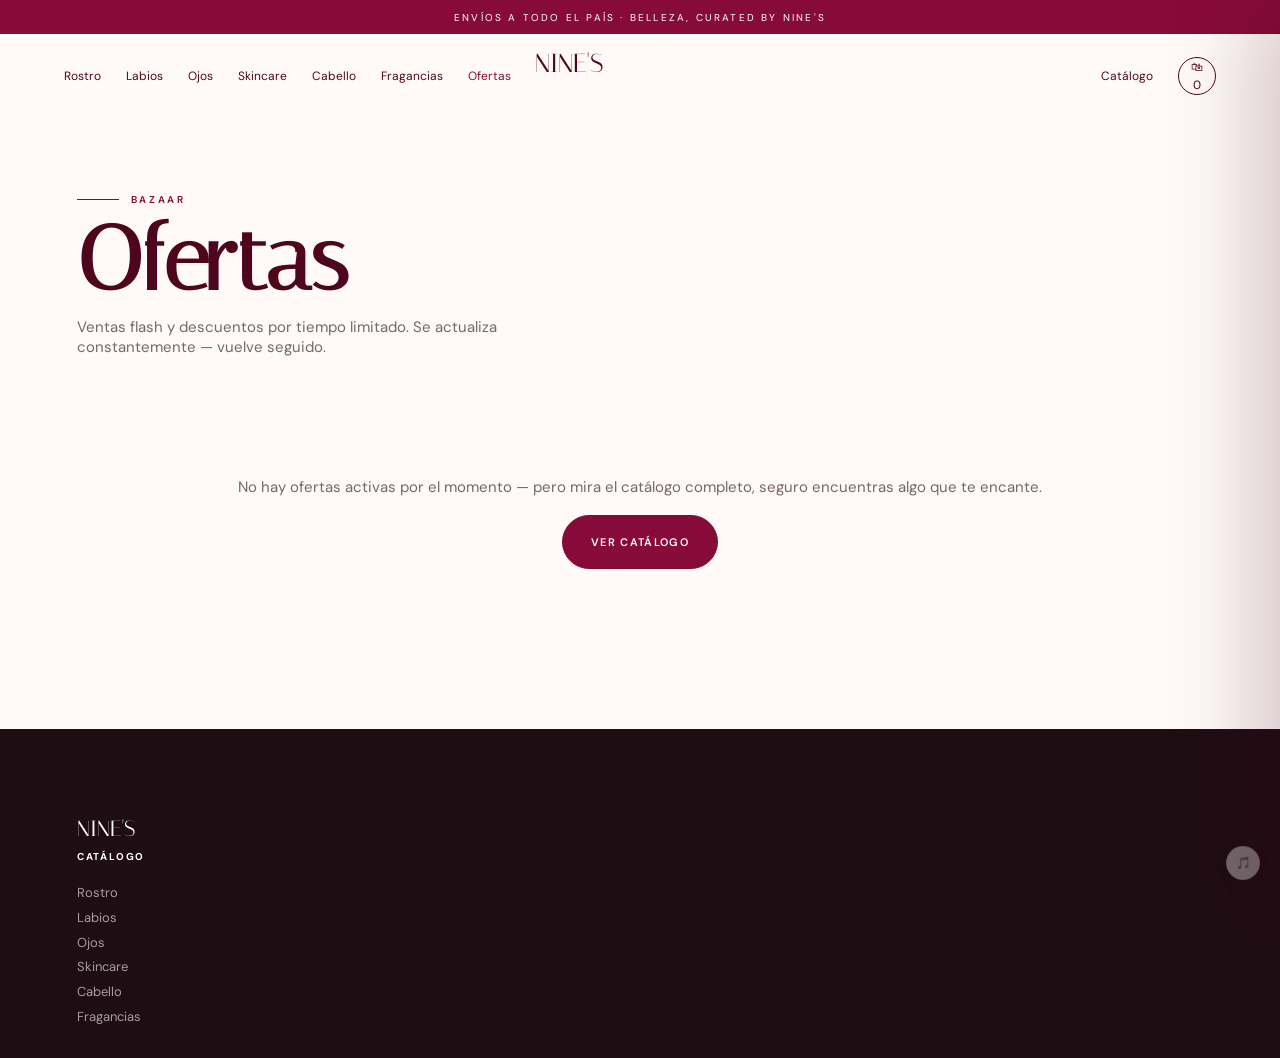
<file: ofertas.html>
<!DOCTYPE html><html lang="es"><head>
<meta charset="utf-8"><meta name="viewport" content="width=device-width, initial-scale=1">
<title>Ofertas — NINE'S</title>
<meta name="description" content="Bazaar de ofertas y ventas flash — precios especiales por tiempo limitado.">
<link rel="preconnect" href="https://fonts.googleapis.com"><link rel="preconnect" href="https://fonts.gstatic.com" crossorigin><link href="https://fonts.googleapis.com/css2?family=DM+Sans:wght@400;500;600&family=Italiana&display=swap" rel="stylesheet"><link rel="stylesheet" href="styles.css">
</head><body>

<div class="announcement">Envíos a todo el país · Belleza, curated by Nine's</div>
<header class="navbar" id="navbar">
  <nav class="nav-links"><a class="nav-link hoverable" href="rostro.html">Rostro</a><a class="nav-link hoverable" href="labios.html">Labios</a><a class="nav-link hoverable" href="ojos.html">Ojos</a><a class="nav-link hoverable" href="skincare.html">Skincare</a><a class="nav-link hoverable" href="cabello.html">Cabello</a><a class="nav-link hoverable" href="fragancias.html">Fragancias</a><a class="nav-link hoverable" href="ofertas.html" style="color:var(--wine)">Ofertas</a></nav>
  <a href="index.html" class="brand-logo hoverable" aria-label="NINE'S" style="font-family:'Italiana',serif;font-size:26px;color:var(--wine-deep)">NINE'S</a>
  <div class="nav-actions">
    <a class="nav-link hide-mobile hoverable" href="catalogo.html">Catálogo</a>
    <button class="nav-icon hoverable" data-open-cart aria-label="Carrito">🛍 <span class="nav-count" data-count>0</span></button>
  </div>
</header>

<main class="catalog">
  <div class="catalog-head">
    <div class="eyebrow">Bazaar</div>
    <h1>Ofertas</h1>
    <p>Ventas flash y descuentos por tiempo limitado. Se actualiza constantemente — vuelve seguido.</p>
  </div>

  <div class="product-grid" data-sale-grid></div>
  <div class="bazaar-empty-page" data-sale-empty style="display:none;text-align:center;padding:70px 20px">
    <p style="color:var(--muted);font-size:15px;margin-bottom:18px">No hay ofertas activas por el momento — pero mira el catálogo completo, seguro encuentras algo que te encante.</p>
    <a href="catalogo.html" class="btn btn-dark hoverable">Ver catálogo</a>
  </div>
</main>

<footer class="footer">
  <div class="footer-cols">
    <div><a href="index.html" aria-label="NINE'S" style="font-family:'Italiana',serif;font-size:22px;color:#fff">NINE'S</a></div>
    <div><h4>Catálogo</h4><p><a href="rostro.html">Rostro</a><br><a href="labios.html">Labios</a><br><a href="ojos.html">Ojos</a><br><a href="skincare.html">Skincare</a><br><a href="cabello.html">Cabello</a><br><a href="fragancias.html">Fragancias</a></p></div>
  </div>
</footer>

<div class="scrim" data-scrim></div>
<aside class="drawer" data-drawer role="dialog" aria-label="Carrito">
  <div class="drawer-top"><span class="drawer-title" data-drawer-title>Carrito</span>
    <button class="drawer-x" data-close-cart aria-label="Cerrar">×</button></div>
  <div class="cart-view" data-cart-view style="display:contents">
    <div class="drawer-body" data-cart-body></div>
    <div class="drawer-foot" data-cart-foot></div>
  </div>
</aside>

<script src="catalog.js"></script><script src="backend-config.js"></script><script src="shop.js"></script>
</body></html>
</file>
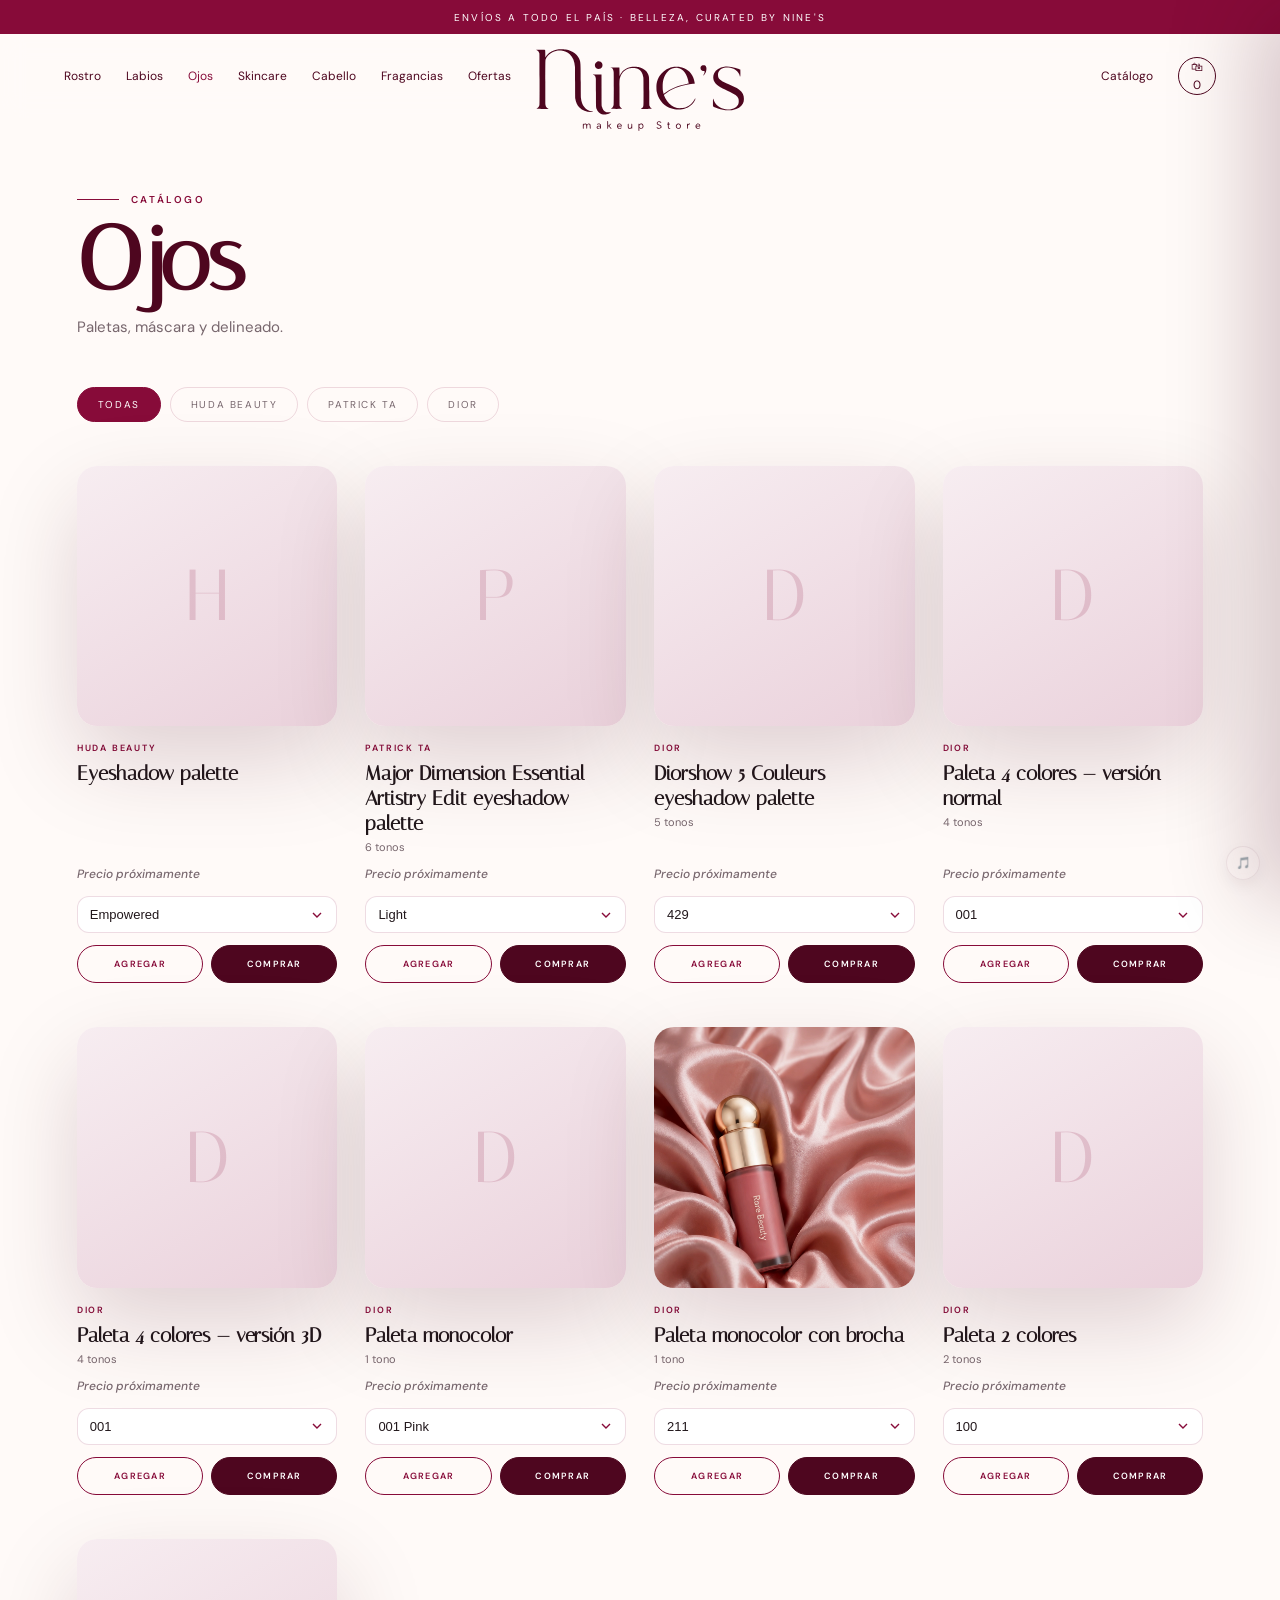
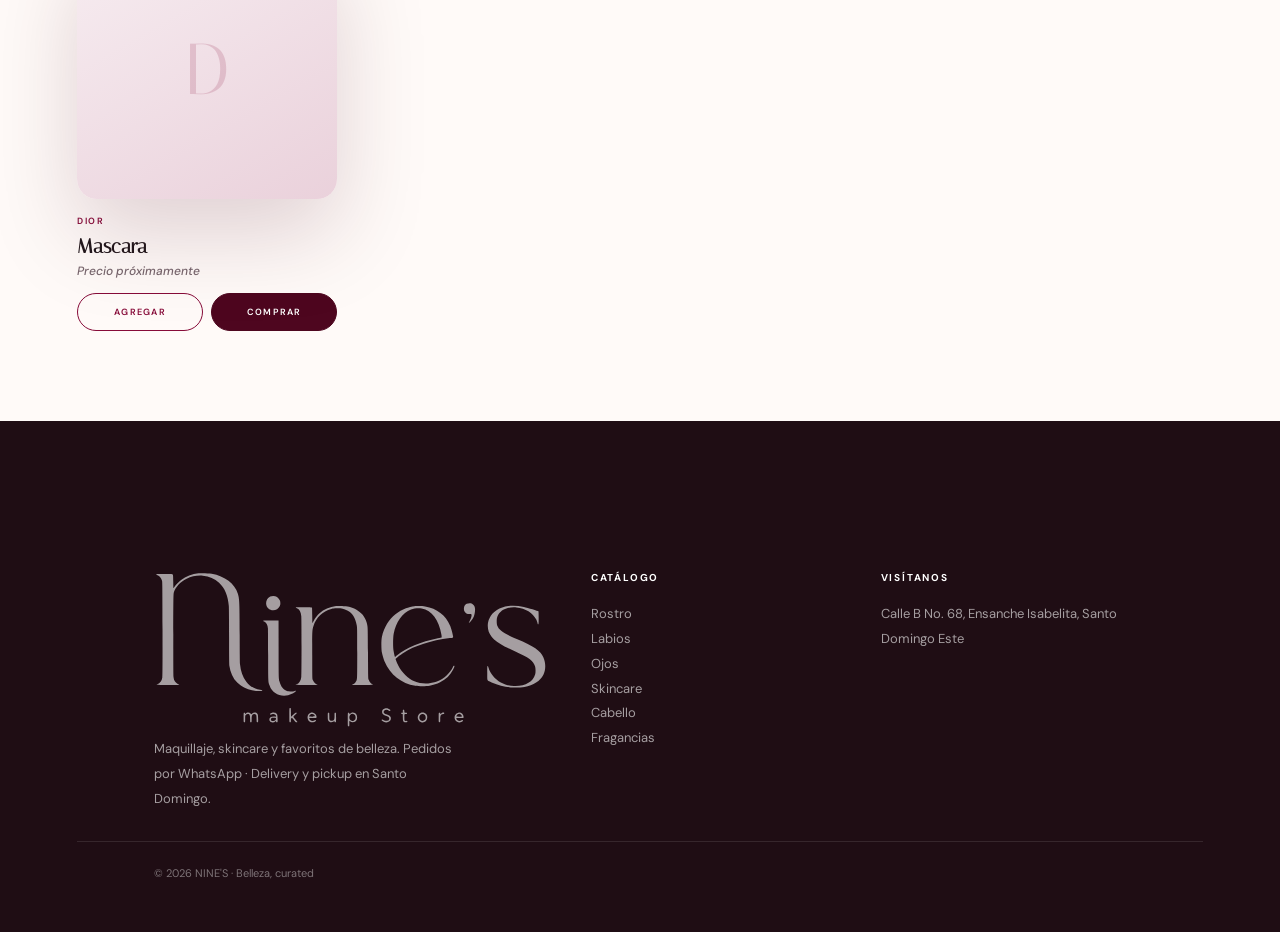
<file: ojos.html>
<!DOCTYPE html><html lang="es"><head>
<meta charset="utf-8"><meta name="viewport" content="width=device-width, initial-scale=1">
<title>Ojos — NINE'S</title><meta name="description" content="Paletas, máscara y delineado.">
<link rel="preconnect" href="https://fonts.googleapis.com"><link rel="preconnect" href="https://fonts.gstatic.com" crossorigin><link href="https://fonts.googleapis.com/css2?family=DM+Sans:wght@400;500;600&family=Italiana&display=swap" rel="stylesheet"><link rel="stylesheet" href="styles.css">
</head><body>

<div class="announcement">Envíos a todo el país · Belleza, curated by Nine's</div>
<header class="navbar" id="navbar">
  <nav class="nav-links"><a class="nav-link hoverable" href="rostro.html">Rostro</a><a class="nav-link hoverable" href="labios.html">Labios</a><a class="nav-link hoverable" href="ojos.html" style="color:var(--wine)">Ojos</a><a class="nav-link hoverable" href="skincare.html">Skincare</a><a class="nav-link hoverable" href="cabello.html">Cabello</a><a class="nav-link hoverable" href="fragancias.html">Fragancias</a><a class="nav-link hoverable" href="ofertas.html">Ofertas</a></nav>
  <a href="index.html" class="brand-logo hoverable" aria-label="NINE'S"><svg xmlns="http://www.w3.org/2000/svg" viewBox="0 0 1514 605" role="img" aria-label="NINE'S"><g transform="translate(0,605) scale(0.1,-0.1)" fill="currentColor"><path d="M1716 5959 c-248 -25 -488 -117 -673 -256 -82 -61 -201 -185 -253 -261 -19 -28 -38 -52 -42 -52 -3 0 -7 111 -7 247 -2 200 -5 252 -17 270 -14 23 -14 23 -330 23 -333 0 -357 -4 -259 -41 83 -32 137 -98 174 -214 14 -45 16 -246 19 -1855 2 -1287 0 -1824 -8 -1870 -23 -134 -86 -220 -189 -257 -28 -10 -51 -21 -51 -25 0 -7 850 -16 883 -9 29 6 19 16 -31 34 -59 21 -123 85 -151 148 -11 25 -25 88 -31 140 -6 60 -9 650 -7 1639 3 1405 5 1550 20 1603 60 205 247 407 492 529 191 96 415 138 625 118 253 -24 452 -110 625 -271 225 -210 348 -504 375 -901 5 -79 10 -610 10 -1180 0 -667 4 -1064 11 -1115 34 -256 142 -488 303 -649 206 -205 492 -318 826 -325 135 -2 140 -2 140 16 0 9 -14 16 -37 20 -256 39 -443 144 -579 325 -140 186 -215 394 -244 680 -5 53 -10 548 -11 1110 -2 1240 -9 1398 -70 1595 -118 384 -507 680 -1008 766 -135 23 -375 32 -505 18z M4475 5066 c-172 -79 -214 -317 -80 -451 136 -135 368 -92 449 84 29 64 28 170 -2 228 -56 108 -141 163 -252 163 -47 0 -79 -7 -115 -24z M12039 4787 c-66 -35 -102 -93 -107 -171 -9 -142 97 -242 234 -221 37 5 44 3 54 -16 23 -42 -12 -173 -70 -259 -34 -51 -36 -60 -16 -60 23 0 112 107 151 181 72 137 99 351 56 444 -22 47 -74 99 -114 114 -50 19 -139 13 -188 -12z M7010 4704 c-250 -32 -470 -128 -638 -279 -78 -70 -172 -193 -228 -297 l-49 -93 -3 300 c-1 164 -6 303 -11 308 -9 9 -620 12 -629 3 -2 -3 20 -16 49 -29 102 -45 153 -136 169 -306 13 -134 13 -2233 0 -2341 -18 -147 -87 -253 -182 -282 -21 -6 -38 -15 -38 -20 0 -4 191 -8 425 -8 253 0 425 4 425 9 0 5 -16 15 -37 22 -52 17 -116 86 -144 155 -24 59 -24 59 -27 949 -3 948 -2 981 45 1130 105 334 350 569 688 662 88 24 117 27 240 26 166 -1 248 -19 376 -84 196 -98 313 -284 366 -580 17 -96 18 -178 18 -1069 0 -923 -1 -968 -19 -1023 -23 -69 -91 -150 -142 -169 -37 -13 -43 -24 -16 -29 32 -7 802 1 802 9 0 4 -20 15 -45 26 -60 24 -110 85 -138 166 -22 65 -22 69 -28 1045 -6 1047 -4 997 -55 1175 -24 83 -97 217 -159 292 -124 149 -335 266 -565 313 -73 15 -379 28 -450 19z M13645 4699 c-332 -42 -604 -216 -728 -465 -47 -94 -67 -182 -67 -295 0 -320 200 -565 648 -793 72 -36 240 -116 374 -177 577 -262 725 -371 797 -587 25 -73 28 -228 7 -307 -79 -295 -396 -471 -816 -451 -193 9 -349 51 -508 136 -224 121 -411 345 -472 565 -11 39 -23 61 -34 63 -15 3 -16 -21 -16 -272 0 -322 -21 -277 169 -356 254 -103 495 -167 729 -191 142 -15 405 -7 532 16 351 63 611 229 732 468 96 192 95 467 -3 677 -118 253 -360 418 -1024 700 -498 211 -677 333 -747 510 -31 78 -31 258 0 344 95 259 376 397 738 364 346 -31 628 -204 761 -467 18 -36 38 -92 45 -123 9 -45 16 -58 30 -58 17 0 18 16 18 243 0 133 -4 247 -8 253 -11 17 -413 138 -562 169 -204 43 -424 55 -595 34z M10025 4693 c-85 -10 -241 -49 -325 -80 -288 -106 -547 -318 -722 -589 -84 -130 -168 -342 -205 -514 -26 -123 -26 -479 1 -600 28 -130 64 -246 103 -340 217 -510 643 -847 1186 -937 137 -22 416 -22 547 1 159 29 269 64 405 131 228 113 394 274 496 480 61 125 69 155 41 155 -15 0 -29 -16 -52 -61 -116 -229 -344 -439 -584 -536 -93 -38 -235 -71 -358 -84 -177 -17 -364 11 -533 82 -242 100 -486 343 -626 621 -39 78 -99 221 -99 237 0 17 187 164 300 235 440 279 1052 475 1788 572 133 17 133 17 126 68 -13 95 -72 311 -113 410 -165 402 -511 667 -966 741 -82 14 -329 18 -410 8z m281 -84 c390 -72 667 -444 760 -1018 8 -51 13 -95 10 -98 -2 -2 -69 -17 -148 -33 -649 -128 -1222 -369 -1567 -658 -40 -34 -77 -62 -81 -62 -10 0 -32 93 -57 235 -26 151 -23 500 5 655 84 458 339 817 667 940 129 48 283 63 411 39z M4195 4139 c-9 -13 -10 -12 46 -37 81 -35 137 -137 145 -267 3 -38 6 -502 8 -1030 3 -1019 2 -1003 52 -1157 97 -296 395 -454 717 -382 123 28 297 121 297 160 0 17 0 17 -67 -2 -40 -12 -83 -15 -152 -12 -82 3 -105 8 -162 36 -119 57 -202 175 -250 357 -28 108 -30 171 -32 1345 l-2 994 -297 3 c-204 2 -299 0 -303 -8z M5210 505 c0 -275 0 -275 30 -275 30 0 30 0 30 68 0 54 4 72 18 85 10 10 21 17 24 17 3 0 36 -38 73 -85 65 -80 71 -85 108 -85 39 0 39 0 -40 93 -44 50 -83 98 -87 106 -6 9 15 35 70 87 79 73 79 73 42 74 -33 0 -48 -9 -120 -76 l-83 -76 -3 171 c-2 171 -2 171 -32 171 -30 0 -30 0 -30 -275z M8891 759 c-77 -23 -111 -67 -111 -142 0 -74 44 -112 173 -153 98 -31 132 -93 83 -151 -22 -26 -30 -28 -93 -28 -61 0 -74 4 -106 28 -30 23 -40 26 -57 17 -28 -15 -25 -24 16 -58 82 -68 206 -67 281 2 31 28 37 40 41 87 4 49 1 59 -23 87 -32 38 -77 63 -157 86 -90 26 -122 83 -78 139 37 47 141 45 184 -2 17 -19 20 -19 43 -4 24 16 24 16 1 40 -46 49 -131 72 -197 52z M9580 651 c0 -61 0 -61 -30 -61 -25 0 -30 -4 -30 -25 0 -21 5 -25 30 -25 30 0 30 0 30 -115 0 -145 12 -179 68 -196 39 -11 73 -8 101 10 10 6 11 13 2 29 -10 18 -15 20 -36 10 -19 -9 -29 -7 -50 6 -24 16 -25 19 -25 136 0 120 0 120 50 120 47 0 50 2 50 25 0 23 -3 25 -50 25 -49 0 -49 0 -52 58 -3 54 -4 57 -30 60 -28 3 -28 3 -28 -57z M3575 588 c-11 -6 -30 -20 -42 -31 -23 -20 -23 -20 -23 6 0 23 -4 27 -30 27 -30 0 -30 0 -30 -180 0 -180 0 -180 30 -180 30 0 30 0 30 124 0 108 2 126 20 149 27 34 79 51 114 37 43 -16 56 -63 56 -195 0 -115 0 -115 30 -115 30 0 30 0 30 115 0 132 12 169 63 190 39 16 80 10 104 -17 15 -17 19 -42 21 -154 4 -134 4 -134 34 -134 30 0 30 0 26 144 -3 128 -5 148 -24 173 -46 62 -148 68 -204 12 -31 -31 -31 -31 -55 -5 -40 44 -106 59 -150 34z M4550 594 c-48 -18 -90 -38 -90 -44 0 -4 8 -14 18 -23 15 -13 20 -14 36 -2 10 8 38 17 61 21 68 10 125 -29 125 -86 0 -21 -3 -22 -46 -15 -149 22 -249 -57 -202 -159 32 -71 150 -87 218 -29 30 25 30 25 30 -1 0 -22 4 -26 31 -26 31 0 31 0 27 138 -3 148 -11 174 -62 208 -25 16 -119 28 -146 18z m148 -226 c5 -42 -43 -89 -98 -95 -81 -9 -130 57 -80 107 18 18 31 20 98 18 75 -3 77 -4 80 -30z M6015 581 c-49 -22 -73 -48 -91 -98 -39 -110 14 -225 117 -253 59 -17 144 0 178 35 24 23 24 26 9 41 -15 16 -18 15 -43 -4 -75 -59 -182 -26 -210 66 -6 22 -6 22 139 22 146 0 146 0 146 38 0 61 -38 123 -90 150 -53 27 -101 28 -155 3z m151 -63 c12 -13 26 -35 29 -50 7 -28 7 -28 -109 -28 -64 0 -116 2 -116 5 0 20 36 69 63 86 41 26 101 20 133 -13z M7593 585 c-17 -7 -41 -23 -52 -34 -21 -21 -21 -21 -21 9 0 27 -3 30 -30 30 -30 0 -30 0 -30 -260 0 -260 0 -260 30 -260 30 0 30 0 30 110 0 109 0 109 27 84 76 -71 205 -48 253 45 28 57 27 152 -3 206 -39 70 -131 102 -204 70z m104 -55 c47 -28 65 -62 65 -121 0 -61 -21 -95 -75 -122 -33 -17 -42 -17 -79 -5 -136 43 -105 265 37 268 11 0 34 -9 52 -20z M10265 581 c-160 -72 -143 -307 25 -352 116 -31 219 42 228 161 5 74 -1 100 -35 141 -54 64 -143 85 -218 50z m119 -45 c54 -22 76 -60 76 -127 0 -50 -4 -63 -27 -89 -69 -76 -190 -45 -213 54 -16 71 14 135 75 162 38 17 49 17 89 0z M11082 583 c-19 -9 -36 -22 -39 -30 -9 -22 -23 -15 -23 12 0 21 -5 25 -30 25 -30 0 -30 0 -30 -180 0 -180 0 -180 30 -180 30 0 30 0 30 98 0 159 22 202 108 212 42 4 47 8 47 30 0 21 -5 25 -30 28 -16 1 -45 -5 -63 -15z M11670 578 c-52 -27 -86 -72 -95 -128 -15 -91 21 -170 95 -207 54 -28 112 -29 165 -3 69 32 72 36 51 59 -18 20 -19 20 -43 2 -73 -58 -181 -23 -208 67 -6 22 -6 22 139 22 146 0 146 0 146 43 -1 88 -80 167 -170 167 -20 0 -56 -10 -80 -22z m140 -50 c30 -21 59 -72 47 -84 -2 -3 -54 -3 -116 -2 -111 3 -111 3 -93 38 18 36 70 70 108 70 12 0 36 -10 54 -22z M6690 458 c0 -107 4 -140 18 -168 36 -72 136 -90 207 -36 35 27 35 27 35 2 0 -22 5 -26 30 -26 30 0 30 0 30 180 0 180 0 180 -30 180 -30 0 -30 0 -30 -115 0 -160 -20 -195 -110 -195 -30 0 -47 6 -65 25 -24 23 -25 29 -25 155 0 130 0 130 -30 130 -30 0 -30 0 -30 -132z"/></g></svg></a>
  <div class="nav-actions">
    <a class="nav-link hide-mobile hoverable" href="catalogo.html">Catálogo</a>
    <button class="nav-icon hoverable" data-open-cart aria-label="Carrito">🛍 <span class="nav-count" data-count>0</span></button>
  </div>
</header>
<main class="catalog">
  <div class="catalog-head">
    <div class="eyebrow">Catálogo</div>
    <h1>Ojos</h1>
    <p>Paletas, máscara y delineado.</p>
  </div>
  <div class="filters"><button class="is-on" data-filter="all">Todas</button><button data-filter="Huda Beauty">Huda Beauty</button><button data-filter="Patrick Ta">Patrick Ta</button><button data-filter="Dior">Dior</button></div>
  <div class="product-grid" data-grid><article class="pcard" data-id="hb-015">
    <div class="pcard-frame"><div class="pcard-swatch">H</div></div>
    <div class="pcard-brand">Huda Beauty</div>
    <h3 class="pcard-name">Eyeshadow palette</h3>
    
    <div class="pcard-price pending">Precio próximamente</div>
    <div class="pcard-variants"><select data-variant="hb-015"><option>Empowered</option><option>Rose Gold</option></select></div>
    <div class="pcard-acts">
      <button class="p-add" data-act="add" data-id="hb-015">Agregar</button>
      <button class="p-buy" data-act="buy" data-id="hb-015">Comprar</button>
    </div>
  </article><article class="pcard" data-id="pt-016">
    <div class="pcard-frame"><div class="pcard-swatch">P</div></div>
    <div class="pcard-brand">Patrick Ta</div>
    <h3 class="pcard-name">Major Dimension Essential Artistry Edit eyeshadow palette</h3>
    <div class="pcard-spec">6 tonos</div>
    <div class="pcard-price pending">Precio próximamente</div>
    <div class="pcard-variants"><select data-variant="pt-016"><option>Light</option><option>Medium</option><option>Deep</option></select></div>
    <div class="pcard-acts">
      <button class="p-add" data-act="add" data-id="pt-016">Agregar</button>
      <button class="p-buy" data-act="buy" data-id="pt-016">Comprar</button>
    </div>
  </article><article class="pcard" data-id="d-029">
    <div class="pcard-frame"><div class="pcard-swatch">D</div></div>
    <div class="pcard-brand">Dior</div>
    <h3 class="pcard-name">Diorshow 5 Couleurs eyeshadow palette</h3>
    <div class="pcard-spec">5 tonos</div>
    <div class="pcard-price pending">Precio próximamente</div>
    <div class="pcard-variants"><select data-variant="d-029"><option>429</option><option>689</option><option>743</option><option>279</option><option>343</option><option>649</option></select></div>
    <div class="pcard-acts">
      <button class="p-add" data-act="add" data-id="d-029">Agregar</button>
      <button class="p-buy" data-act="buy" data-id="d-029">Comprar</button>
    </div>
  </article><article class="pcard" data-id="d-030">
    <div class="pcard-frame"><div class="pcard-swatch">D</div></div>
    <div class="pcard-brand">Dior</div>
    <h3 class="pcard-name">Paleta 4 colores — versión normal</h3>
    <div class="pcard-spec">4 tonos</div>
    <div class="pcard-price pending">Precio próximamente</div>
    <div class="pcard-variants"><select data-variant="d-030"><option>001</option><option>002</option><option>003</option><option>004</option></select></div>
    <div class="pcard-acts">
      <button class="p-add" data-act="add" data-id="d-030">Agregar</button>
      <button class="p-buy" data-act="buy" data-id="d-030">Comprar</button>
    </div>
  </article><article class="pcard" data-id="d-031">
    <div class="pcard-frame"><div class="pcard-swatch">D</div></div>
    <div class="pcard-brand">Dior</div>
    <h3 class="pcard-name">Paleta 4 colores — versión 3D</h3>
    <div class="pcard-spec">4 tonos</div>
    <div class="pcard-price pending">Precio próximamente</div>
    <div class="pcard-variants"><select data-variant="d-031"><option>001</option><option>002</option><option>003</option><option>004</option></select></div>
    <div class="pcard-acts">
      <button class="p-add" data-act="add" data-id="d-031">Agregar</button>
      <button class="p-buy" data-act="buy" data-id="d-031">Comprar</button>
    </div>
  </article><article class="pcard" data-id="d-032">
    <div class="pcard-frame"><div class="pcard-swatch">D</div></div>
    <div class="pcard-brand">Dior</div>
    <h3 class="pcard-name">Paleta monocolor</h3>
    <div class="pcard-spec">1 tono</div>
    <div class="pcard-price pending">Precio próximamente</div>
    <div class="pcard-variants"><select data-variant="d-032"><option>001 Pink</option><option>006 Berry</option><option>012 Rosewood</option><option>015 Cherry</option><option>063 Pink Lilac</option><option>077 Candy</option><option>103 Toffee</option></select></div>
    <div class="pcard-acts">
      <button class="p-add" data-act="add" data-id="d-032">Agregar</button>
      <button class="p-buy" data-act="buy" data-id="d-032">Comprar</button>
    </div>
  </article><article class="pcard" data-id="d-034">
    <div class="pcard-frame"><div class="pcard-swatch">D</div></div>
    <div class="pcard-brand">Dior</div>
    <h3 class="pcard-name">Paleta monocolor con brocha</h3>
    <div class="pcard-spec">1 tono</div>
    <div class="pcard-price pending">Precio próximamente</div>
    <div class="pcard-variants"><select data-variant="d-034"><option>211</option><option>219</option><option>343</option><option>601</option><option>621</option><option>060</option><option>250</option><option>520</option><option>999</option></select></div>
    <div class="pcard-acts">
      <button class="p-add" data-act="add" data-id="d-034">Agregar</button>
      <button class="p-buy" data-act="buy" data-id="d-034">Comprar</button>
    </div>
  </article><article class="pcard" data-id="d-035">
    <div class="pcard-frame"><div class="pcard-swatch">D</div></div>
    <div class="pcard-brand">Dior</div>
    <h3 class="pcard-name">Paleta 2 colores</h3>
    <div class="pcard-spec">2 tonos</div>
    <div class="pcard-price pending">Precio próximamente</div>
    <div class="pcard-variants"><select data-variant="d-035"><option>100</option><option>257</option><option>287</option><option>457</option></select></div>
    <div class="pcard-acts">
      <button class="p-add" data-act="add" data-id="d-035">Agregar</button>
      <button class="p-buy" data-act="buy" data-id="d-035">Comprar</button>
    </div>
  </article><article class="pcard" data-id="d-036">
    <div class="pcard-frame"><div class="pcard-swatch">D</div></div>
    <div class="pcard-brand">Dior</div>
    <h3 class="pcard-name">Mascara</h3>
    
    <div class="pcard-price pending">Precio próximamente</div>
    
    <div class="pcard-acts">
      <button class="p-add" data-act="add" data-id="d-036">Agregar</button>
      <button class="p-buy" data-act="buy" data-id="d-036">Comprar</button>
    </div>
  </article></div>
</main>
<footer>
    <div class="footer-grid" style="display:grid;grid-template-columns:1.6fr 1fr 1fr;gap:44px;padding:70px clamp(22px,6vw,90px) 30px">
      <div><a href="index.html" aria-label="NINE'S"><svg xmlns="http://www.w3.org/2000/svg" viewBox="0 0 1514 605" role="img" aria-label="NINE'S"><g transform="translate(0,605) scale(0.1,-0.1)" fill="currentColor"><path d="M1716 5959 c-248 -25 -488 -117 -673 -256 -82 -61 -201 -185 -253 -261 -19 -28 -38 -52 -42 -52 -3 0 -7 111 -7 247 -2 200 -5 252 -17 270 -14 23 -14 23 -330 23 -333 0 -357 -4 -259 -41 83 -32 137 -98 174 -214 14 -45 16 -246 19 -1855 2 -1287 0 -1824 -8 -1870 -23 -134 -86 -220 -189 -257 -28 -10 -51 -21 -51 -25 0 -7 850 -16 883 -9 29 6 19 16 -31 34 -59 21 -123 85 -151 148 -11 25 -25 88 -31 140 -6 60 -9 650 -7 1639 3 1405 5 1550 20 1603 60 205 247 407 492 529 191 96 415 138 625 118 253 -24 452 -110 625 -271 225 -210 348 -504 375 -901 5 -79 10 -610 10 -1180 0 -667 4 -1064 11 -1115 34 -256 142 -488 303 -649 206 -205 492 -318 826 -325 135 -2 140 -2 140 16 0 9 -14 16 -37 20 -256 39 -443 144 -579 325 -140 186 -215 394 -244 680 -5 53 -10 548 -11 1110 -2 1240 -9 1398 -70 1595 -118 384 -507 680 -1008 766 -135 23 -375 32 -505 18z M4475 5066 c-172 -79 -214 -317 -80 -451 136 -135 368 -92 449 84 29 64 28 170 -2 228 -56 108 -141 163 -252 163 -47 0 -79 -7 -115 -24z M12039 4787 c-66 -35 -102 -93 -107 -171 -9 -142 97 -242 234 -221 37 5 44 3 54 -16 23 -42 -12 -173 -70 -259 -34 -51 -36 -60 -16 -60 23 0 112 107 151 181 72 137 99 351 56 444 -22 47 -74 99 -114 114 -50 19 -139 13 -188 -12z M7010 4704 c-250 -32 -470 -128 -638 -279 -78 -70 -172 -193 -228 -297 l-49 -93 -3 300 c-1 164 -6 303 -11 308 -9 9 -620 12 -629 3 -2 -3 20 -16 49 -29 102 -45 153 -136 169 -306 13 -134 13 -2233 0 -2341 -18 -147 -87 -253 -182 -282 -21 -6 -38 -15 -38 -20 0 -4 191 -8 425 -8 253 0 425 4 425 9 0 5 -16 15 -37 22 -52 17 -116 86 -144 155 -24 59 -24 59 -27 949 -3 948 -2 981 45 1130 105 334 350 569 688 662 88 24 117 27 240 26 166 -1 248 -19 376 -84 196 -98 313 -284 366 -580 17 -96 18 -178 18 -1069 0 -923 -1 -968 -19 -1023 -23 -69 -91 -150 -142 -169 -37 -13 -43 -24 -16 -29 32 -7 802 1 802 9 0 4 -20 15 -45 26 -60 24 -110 85 -138 166 -22 65 -22 69 -28 1045 -6 1047 -4 997 -55 1175 -24 83 -97 217 -159 292 -124 149 -335 266 -565 313 -73 15 -379 28 -450 19z M13645 4699 c-332 -42 -604 -216 -728 -465 -47 -94 -67 -182 -67 -295 0 -320 200 -565 648 -793 72 -36 240 -116 374 -177 577 -262 725 -371 797 -587 25 -73 28 -228 7 -307 -79 -295 -396 -471 -816 -451 -193 9 -349 51 -508 136 -224 121 -411 345 -472 565 -11 39 -23 61 -34 63 -15 3 -16 -21 -16 -272 0 -322 -21 -277 169 -356 254 -103 495 -167 729 -191 142 -15 405 -7 532 16 351 63 611 229 732 468 96 192 95 467 -3 677 -118 253 -360 418 -1024 700 -498 211 -677 333 -747 510 -31 78 -31 258 0 344 95 259 376 397 738 364 346 -31 628 -204 761 -467 18 -36 38 -92 45 -123 9 -45 16 -58 30 -58 17 0 18 16 18 243 0 133 -4 247 -8 253 -11 17 -413 138 -562 169 -204 43 -424 55 -595 34z M10025 4693 c-85 -10 -241 -49 -325 -80 -288 -106 -547 -318 -722 -589 -84 -130 -168 -342 -205 -514 -26 -123 -26 -479 1 -600 28 -130 64 -246 103 -340 217 -510 643 -847 1186 -937 137 -22 416 -22 547 1 159 29 269 64 405 131 228 113 394 274 496 480 61 125 69 155 41 155 -15 0 -29 -16 -52 -61 -116 -229 -344 -439 -584 -536 -93 -38 -235 -71 -358 -84 -177 -17 -364 11 -533 82 -242 100 -486 343 -626 621 -39 78 -99 221 -99 237 0 17 187 164 300 235 440 279 1052 475 1788 572 133 17 133 17 126 68 -13 95 -72 311 -113 410 -165 402 -511 667 -966 741 -82 14 -329 18 -410 8z m281 -84 c390 -72 667 -444 760 -1018 8 -51 13 -95 10 -98 -2 -2 -69 -17 -148 -33 -649 -128 -1222 -369 -1567 -658 -40 -34 -77 -62 -81 -62 -10 0 -32 93 -57 235 -26 151 -23 500 5 655 84 458 339 817 667 940 129 48 283 63 411 39z M4195 4139 c-9 -13 -10 -12 46 -37 81 -35 137 -137 145 -267 3 -38 6 -502 8 -1030 3 -1019 2 -1003 52 -1157 97 -296 395 -454 717 -382 123 28 297 121 297 160 0 17 0 17 -67 -2 -40 -12 -83 -15 -152 -12 -82 3 -105 8 -162 36 -119 57 -202 175 -250 357 -28 108 -30 171 -32 1345 l-2 994 -297 3 c-204 2 -299 0 -303 -8z M5210 505 c0 -275 0 -275 30 -275 30 0 30 0 30 68 0 54 4 72 18 85 10 10 21 17 24 17 3 0 36 -38 73 -85 65 -80 71 -85 108 -85 39 0 39 0 -40 93 -44 50 -83 98 -87 106 -6 9 15 35 70 87 79 73 79 73 42 74 -33 0 -48 -9 -120 -76 l-83 -76 -3 171 c-2 171 -2 171 -32 171 -30 0 -30 0 -30 -275z M8891 759 c-77 -23 -111 -67 -111 -142 0 -74 44 -112 173 -153 98 -31 132 -93 83 -151 -22 -26 -30 -28 -93 -28 -61 0 -74 4 -106 28 -30 23 -40 26 -57 17 -28 -15 -25 -24 16 -58 82 -68 206 -67 281 2 31 28 37 40 41 87 4 49 1 59 -23 87 -32 38 -77 63 -157 86 -90 26 -122 83 -78 139 37 47 141 45 184 -2 17 -19 20 -19 43 -4 24 16 24 16 1 40 -46 49 -131 72 -197 52z M9580 651 c0 -61 0 -61 -30 -61 -25 0 -30 -4 -30 -25 0 -21 5 -25 30 -25 30 0 30 0 30 -115 0 -145 12 -179 68 -196 39 -11 73 -8 101 10 10 6 11 13 2 29 -10 18 -15 20 -36 10 -19 -9 -29 -7 -50 6 -24 16 -25 19 -25 136 0 120 0 120 50 120 47 0 50 2 50 25 0 23 -3 25 -50 25 -49 0 -49 0 -52 58 -3 54 -4 57 -30 60 -28 3 -28 3 -28 -57z M3575 588 c-11 -6 -30 -20 -42 -31 -23 -20 -23 -20 -23 6 0 23 -4 27 -30 27 -30 0 -30 0 -30 -180 0 -180 0 -180 30 -180 30 0 30 0 30 124 0 108 2 126 20 149 27 34 79 51 114 37 43 -16 56 -63 56 -195 0 -115 0 -115 30 -115 30 0 30 0 30 115 0 132 12 169 63 190 39 16 80 10 104 -17 15 -17 19 -42 21 -154 4 -134 4 -134 34 -134 30 0 30 0 26 144 -3 128 -5 148 -24 173 -46 62 -148 68 -204 12 -31 -31 -31 -31 -55 -5 -40 44 -106 59 -150 34z M4550 594 c-48 -18 -90 -38 -90 -44 0 -4 8 -14 18 -23 15 -13 20 -14 36 -2 10 8 38 17 61 21 68 10 125 -29 125 -86 0 -21 -3 -22 -46 -15 -149 22 -249 -57 -202 -159 32 -71 150 -87 218 -29 30 25 30 25 30 -1 0 -22 4 -26 31 -26 31 0 31 0 27 138 -3 148 -11 174 -62 208 -25 16 -119 28 -146 18z m148 -226 c5 -42 -43 -89 -98 -95 -81 -9 -130 57 -80 107 18 18 31 20 98 18 75 -3 77 -4 80 -30z M6015 581 c-49 -22 -73 -48 -91 -98 -39 -110 14 -225 117 -253 59 -17 144 0 178 35 24 23 24 26 9 41 -15 16 -18 15 -43 -4 -75 -59 -182 -26 -210 66 -6 22 -6 22 139 22 146 0 146 0 146 38 0 61 -38 123 -90 150 -53 27 -101 28 -155 3z m151 -63 c12 -13 26 -35 29 -50 7 -28 7 -28 -109 -28 -64 0 -116 2 -116 5 0 20 36 69 63 86 41 26 101 20 133 -13z M7593 585 c-17 -7 -41 -23 -52 -34 -21 -21 -21 -21 -21 9 0 27 -3 30 -30 30 -30 0 -30 0 -30 -260 0 -260 0 -260 30 -260 30 0 30 0 30 110 0 109 0 109 27 84 76 -71 205 -48 253 45 28 57 27 152 -3 206 -39 70 -131 102 -204 70z m104 -55 c47 -28 65 -62 65 -121 0 -61 -21 -95 -75 -122 -33 -17 -42 -17 -79 -5 -136 43 -105 265 37 268 11 0 34 -9 52 -20z M10265 581 c-160 -72 -143 -307 25 -352 116 -31 219 42 228 161 5 74 -1 100 -35 141 -54 64 -143 85 -218 50z m119 -45 c54 -22 76 -60 76 -127 0 -50 -4 -63 -27 -89 -69 -76 -190 -45 -213 54 -16 71 14 135 75 162 38 17 49 17 89 0z M11082 583 c-19 -9 -36 -22 -39 -30 -9 -22 -23 -15 -23 12 0 21 -5 25 -30 25 -30 0 -30 0 -30 -180 0 -180 0 -180 30 -180 30 0 30 0 30 98 0 159 22 202 108 212 42 4 47 8 47 30 0 21 -5 25 -30 28 -16 1 -45 -5 -63 -15z M11670 578 c-52 -27 -86 -72 -95 -128 -15 -91 21 -170 95 -207 54 -28 112 -29 165 -3 69 32 72 36 51 59 -18 20 -19 20 -43 2 -73 -58 -181 -23 -208 67 -6 22 -6 22 139 22 146 0 146 0 146 43 -1 88 -80 167 -170 167 -20 0 -56 -10 -80 -22z m140 -50 c30 -21 59 -72 47 -84 -2 -3 -54 -3 -116 -2 -111 3 -111 3 -93 38 18 36 70 70 108 70 12 0 36 -10 54 -22z M6690 458 c0 -107 4 -140 18 -168 36 -72 136 -90 207 -36 35 27 35 27 35 2 0 -22 5 -26 30 -26 30 0 30 0 30 180 0 180 0 180 -30 180 -30 0 -30 0 -30 -115 0 -160 -20 -195 -110 -195 -30 0 -47 6 -65 25 -24 23 -25 29 -25 155 0 130 0 130 -30 130 -30 0 -30 0 -30 -132z"/></g></svg></a>
        <p style="max-width:34ch">Maquillaje, skincare y favoritos de belleza. Pedidos por WhatsApp · Delivery y pickup en Santo Domingo.</p></div>
      <div><h4>Catálogo</h4><p><a href="rostro.html">Rostro</a><br><a href="labios.html">Labios</a><br><a href="ojos.html">Ojos</a><br><a href="skincare.html">Skincare</a><br><a href="cabello.html">Cabello</a><br><a href="fragancias.html">Fragancias</a></p></div>
      <div><h4>Visítanos</h4><p>Calle B No. 68, Ensanche Isabelita, Santo Domingo Este</p></div>
    </div>
    <div class="footer-bottom" style="padding:24px clamp(22px,6vw,90px)">© 2026 NINE'S · Belleza, curated</div>
  </footer>

<div class="scrim" data-scrim></div>
<aside class="drawer" data-drawer role="dialog" aria-label="Carrito">
  <div class="drawer-top"><span class="drawer-title" data-drawer-title>Carrito</span>
    <button class="drawer-x" data-close-cart aria-label="Cerrar">×</button></div>
  <div class="cart-view" data-cart-view style="display:contents">
    <div class="drawer-body" data-cart-body></div>
    <div class="drawer-foot" data-cart-foot></div>
  </div>
</aside>
<script>
document.querySelectorAll("[data-filter]").forEach(b=>b.addEventListener("click",()=>{
  const v=b.dataset.filter;
  document.querySelectorAll("[data-filter]").forEach(x=>x.classList.toggle("is-on",x===b));
  document.querySelectorAll("[data-grid] .pcard").forEach(c=>{
    const brand=c.querySelector(".pcard-brand").textContent;
    c.style.display=(v==="all"||brand===v)?"flex":"none";
  });
}));
document.querySelector("[data-grid]").addEventListener("click",e=>{
  const btn=e.target.closest("[data-act]"); if(!btn)return;
  const id=btn.dataset.id;
  const sel=document.querySelector('[data-variant="'+id+'"]');
  const variant=sel?sel.value:null;
  window.NINES.add(id,variant);
  if(btn.dataset.act==="buy"){window.NINES.openCart(true);}
  else{btn.textContent="Agregado";btn.classList.add("done");setTimeout(()=>{btn.textContent="Agregar";btn.classList.remove("done");},1400);}
});
</script>
<script src="catalog.js"></script><script src="backend-config.js"></script><script src="shop.js"></script>
</body></html>
</file>
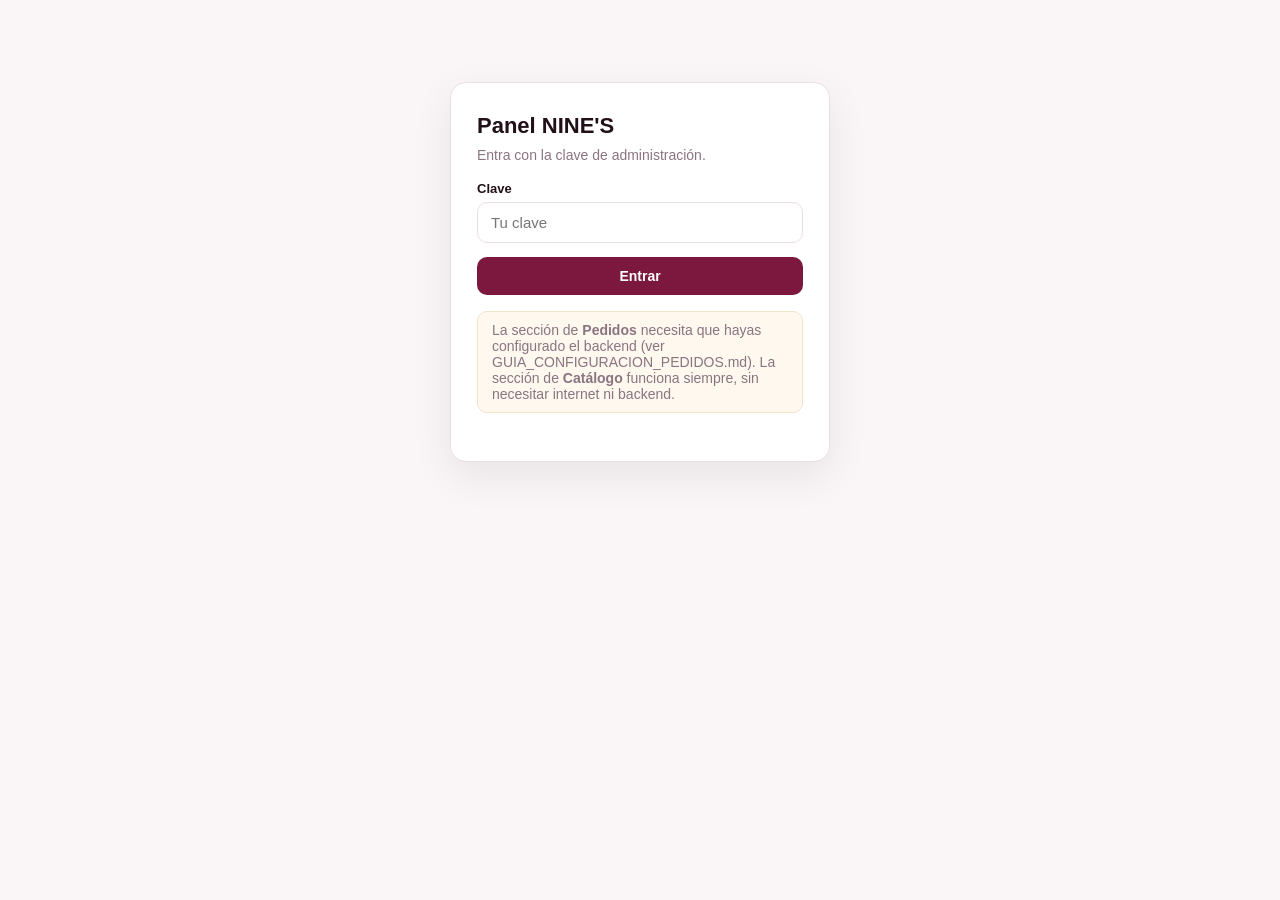
<file: panel.html>
<!doctype html>
<html lang="es">
<head>
<meta charset="utf-8">
<meta name="viewport" content="width=device-width,initial-scale=1">
<title>Panel de administración | NINE'S</title>
<style>
  :root{ --wine:#7c173d; --wine-deep:#4c071d; --ink:#211018; --muted:#8a7480; --line:#eadfe4; --bg:#faf6f7; }
  *{box-sizing:border-box}
  body{ margin:0; font-family:-apple-system,BlinkMacSystemFont,"Segoe UI",Arial,sans-serif; background:var(--bg); color:var(--ink); }
  .wrap{ max-width:1200px; margin:0 auto; padding:22px 16px 60px; }
  h1{ font-size:22px; margin:0 0 4px; }
  .sub{ color:var(--muted); font-size:14px; margin:0 0 22px; }
  .login-box{ max-width:380px; margin:60px auto; background:#fff; border:1px solid var(--line); border-radius:16px; padding:30px 26px; box-shadow:0 14px 40px rgba(18,14,24,.08); }
  .login-box h1{ margin-bottom:8px; }
  .login-box p{ color:var(--muted); font-size:14px; margin:0 0 18px; }
  label{ display:block; font-weight:700; font-size:13px; margin:0 0 6px; }
  input, select, textarea{ width:100%; padding:11px 13px; border:1px solid var(--line); border-radius:10px; font-size:15px; margin-bottom:14px; font-family:inherit; }
  button{ cursor:pointer; font-family:inherit; }
  .btn{ background:var(--wine); color:#fff; border:none; border-radius:10px; padding:11px 18px; font-weight:700; font-size:14px; }
  .btn:hover{ background:var(--wine-deep); }
  .btn-ghost{ background:#fff; color:var(--wine); border:1px solid var(--wine); border-radius:10px; padding:10px 16px; font-weight:700; font-size:14px; }
  .err{ color:#c0392b; font-size:13.5px; margin:-6px 0 14px; display:none; }
  .tabs{ display:flex; gap:8px; margin-bottom:20px; flex-wrap:wrap; }
  .tab{ padding:9px 16px; border:1px solid var(--line); border-radius:10px; background:#fff; font-weight:700; font-size:14px; }
  .tab.active{ background:var(--wine); color:#fff; border-color:var(--wine); }
  .panel{ display:none; }
  .panel.active{ display:block; }
  .head-row{ display:flex; justify-content:space-between; align-items:center; gap:10px; flex-wrap:wrap; margin-bottom:16px; }
  .card{ background:#fff; border:1px solid var(--line); border-radius:14px; padding:16px 18px; margin-bottom:12px; }
  .order-top{ display:flex; justify-content:space-between; gap:10px; flex-wrap:wrap; }
  .order-code{ font-weight:900; }
  .order-meta{ color:var(--muted); font-size:13px; margin:2px 0; }
  .badge{ display:inline-block; padding:4px 10px; border-radius:20px; font-size:12px; font-weight:700; background:#eee; }
  select.estado-select{ margin:10px 0 0; max-width:260px; }
  .prod-row{ display:grid; grid-template-columns:70px 1.2fr 0.9fr 150px 110px 30px; gap:8px; align-items:center; padding:8px 0; border-bottom:1px solid var(--line); font-size:13.5px; }
  .prod-row input, .prod-row select{ margin:0; padding:7px 8px; font-size:13px; }
  .prod-head{ font-weight:700; color:var(--muted); font-size:12px; text-transform:uppercase; }
  .toolbar{ display:flex; gap:10px; flex-wrap:wrap; margin-bottom:14px; }
  .toolbar input[type=file]{ padding:8px; }
  .hint{ color:var(--muted); font-size:13px; background:#fff8ef; border:1px solid #f0e4c8; border-radius:10px; padding:10px 14px; margin-bottom:16px; }
  .muted{ color:var(--muted); }
</style>
</head>
<body>
<div class="wrap">

  <div id="login" class="login-box">
    <h1>Panel NINE'S</h1>
    <p>Entra con la clave de administración.</p>
    <label>Clave</label>
    <input id="claveInput" type="password" placeholder="Tu clave">
    <p class="err" id="loginErr">Clave incorrecta.</p>
    <button class="btn" id="btnLogin" style="width:100%">Entrar</button>
    <p class="hint" style="margin-top:16px">La sección de <b>Pedidos</b> necesita que hayas configurado el backend (ver GUIA_CONFIGURACION_PEDIDOS.md). La sección de <b>Catálogo</b> funciona siempre, sin necesitar internet ni backend.</p>
  </div>

  <div id="app" style="display:none">
    <div class="head-row">
      <div>
        <h1>Panel NINE'S</h1>
        <p class="sub">Pedidos y catálogo, todo en un solo lugar.</p>
      </div>
      <button class="btn-ghost" id="btnLogout">Salir</button>
    </div>

    <div class="tabs">
      <button class="tab active" data-tab="pedidos">Pedidos</button>
      <button class="tab" data-tab="catalogo">Catálogo</button>
    </div>

    <!-- ===================== PEDIDOS ===================== -->
    <div class="panel active" id="panel-pedidos">
      <div class="toolbar">
        <button class="btn-ghost" id="btnRefrescar">↻ Refrescar</button>
        <select id="filtroEstado" style="max-width:220px;margin:0">
          <option value="">Todos los estados</option>
        </select>
      </div>
      <div id="ordenesLista"></div>
      <p class="muted" id="ordenesVacio" style="display:none">No hay pedidos registrados todavía (o el backend no está configurado — revisa backend-config.js).</p>
    </div>

    <!-- ===================== CATALOGO ===================== -->
    <div class="panel" id="panel-catalogo">
      <p class="hint">Esta pestaña es un editor rápido y offline de <code>data/products.json</code>. Para un panel más completo tipo Shopify (con subida de fotos, categorías, ofertas y publicación automática) usa <a href="/admin/" style="color:var(--wine);font-weight:700">/admin</a> — ver GUIA_CMS.md. Aquí: edita, pulsa <b>Descargar products.json</b> y sube ese archivo a Netlify reemplazando <code>data/products.json</code>.</p>
      <div class="toolbar">
        <button class="btn-ghost" id="btnRecargarCatalogo">↻ Cargar productos actuales (data/products.json)</button>
        <button class="btn" id="btnDescargar">⬇ Descargar products.json</button>
      </div>
      <input type="text" id="buscarProducto" placeholder="Buscar por nombre o marca…" style="margin-bottom:14px">
      <div id="prodHead" class="prod-row prod-head" style="display:none">
        <span>ID</span><span>Producto</span><span>Marca / categoría</span><span>Precio / Oferta RD$</span><span>Foto (URL)</span><span></span>
      </div>
      <div id="prodLista"></div>
    </div>
  </div>
</div>

<script>
(function(){
  var BACKEND_URL = '';           // se llena automáticamente si existe backend-config.js en la misma carpeta
  var clave = sessionStorage.getItem('nines_admin_clave') || '';

  // intenta leer backend-config.js si está en la misma carpeta que este archivo
  var s = document.createElement('script');
  s.src = 'backend-config.js';
  s.onload = function(){ BACKEND_URL = (window.SHOP_BACKEND && window.SHOP_BACKEND.APPS_SCRIPT_URL) || ''; };
  s.onerror = function(){};
  document.head.appendChild(s);

  var loginBox = document.getElementById('login');
  var app = document.getElementById('app');
  var loginErr = document.getElementById('loginErr');

  function mostrarApp(){ loginBox.style.display='none'; app.style.display='block'; cargarOrdenes(); }
  if (clave) mostrarApp();

  document.getElementById('btnLogin').addEventListener('click', function(){
    clave = document.getElementById('claveInput').value.trim();
    if (!clave) return;
    sessionStorage.setItem('nines_admin_clave', clave);
    loginErr.style.display = 'none';
    mostrarApp();
  });
  document.getElementById('btnLogout').addEventListener('click', function(){
    sessionStorage.removeItem('nines_admin_clave');
    location.reload();
  });

  // ---------- TABS ----------
  document.querySelectorAll('.tab').forEach(function(btn){
    btn.addEventListener('click', function(){
      document.querySelectorAll('.tab').forEach(function(t){ t.classList.remove('active'); });
      document.querySelectorAll('.panel').forEach(function(p){ p.classList.remove('active'); });
      btn.classList.add('active');
      document.getElementById('panel-' + btn.dataset.tab).classList.add('active');
    });
  });

  // ================= PEDIDOS =================
  var ordenesCache = [];
  function cargarOrdenes(){
    if (!BACKEND_URL) {
      setTimeout(function(){
        if (!BACKEND_URL) { document.getElementById('ordenesVacio').style.display='block'; }
        else cargarOrdenes();
      }, 400);
      return;
    }
    var url = BACKEND_URL + '?tipo=admin&accion=listarOrdenes&clave=' + encodeURIComponent(clave);
    fetch(url).then(function(r){ return r.json(); }).then(function(res){
      if (!res.ok) {
        loginBox.style.display='block'; app.style.display='none';
        loginErr.style.display='block'; loginErr.textContent = res.error || 'Clave incorrecta.';
        sessionStorage.removeItem('nines_admin_clave');
        return;
      }
      ordenesCache = res.ordenes || [];
      var sel = document.getElementById('filtroEstado');
      sel.innerHTML = '<option value="">Todos los estados</option>' +
        (res.estados || []).map(function(e){ return '<option value="'+e+'">'+e+'</option>'; }).join('');
      pintarOrdenes();
    }).catch(function(){
      document.getElementById('ordenesVacio').style.display='block';
    });
  }

  function pintarOrdenes(){
    var filtro = document.getElementById('filtroEstado').value;
    var lista = document.getElementById('ordenesLista');
    var vacio = document.getElementById('ordenesVacio');
    var datos = filtro ? ordenesCache.filter(function(o){ return o.estado === filtro; }) : ordenesCache;
    if (!datos.length) { lista.innerHTML=''; vacio.style.display='block'; return; }
    vacio.style.display='none';
    lista.innerHTML = datos.map(function(o){
      var estadosOpts = ['Pendiente de verificación','Pago verificado','En preparación','Listo para entrega/pickup','Entregado','Cancelado']
        .map(function(e){ return '<option '+(e===o.estado?'selected':'')+'>'+e+'</option>'; }).join('');
      return '<div class="card">' +
        '<div class="order-top">' +
          '<div><span class="order-code">'+o.orden+'</span><div class="order-meta">'+o.fecha+' · '+o.cliente+' · '+o.telefono+'</div></div>' +
          '<span class="badge">RD$ '+o.total+'</span>' +
        '</div>' +
        '<div class="order-meta">'+o.productos+'</div>' +
        '<div class="order-meta">'+o.entrega+(o.direccion?(' — '+o.direccion):'')+' · '+o.metodoPago+'</div>' +
        (o.notas ? '<div class="order-meta">Nota: '+o.notas+'</div>' : '') +
        '<select class="estado-select" data-fila="'+o.fila+'">'+estadosOpts+'</select>' +
      '</div>';
    }).join('');
    lista.querySelectorAll('.estado-select').forEach(function(sel){
      sel.addEventListener('change', function(){
        var fila = sel.dataset.fila, estado = sel.value;
        fetch(BACKEND_URL, {
          method:'POST', mode:'no-cors', headers:{'Content-Type':'text/plain;charset=utf-8'},
          body: JSON.stringify({ tipo:'admin', accion:'cambiarEstado', clave: clave, fila: fila, estado: estado })
        }).then(function(){ /* no-cors: no hay respuesta legible, asumimos éxito */ });
      });
    });
  }
  document.getElementById('btnRefrescar').addEventListener('click', cargarOrdenes);
  document.getElementById('filtroEstado').addEventListener('change', pintarOrdenes);

  // ================= CATALOGO (edita data/products.json) =================
  var productos = [];
  function pintarProductos(filtroTexto){
    var cont = document.getElementById('prodLista');
    document.getElementById('prodHead').style.display = productos.length ? 'grid' : 'none';
    var q = (filtroTexto||'').toLowerCase();
    var vistos = productos.filter(function(p){
      return !q || (p.name+' '+p.brand).toLowerCase().indexOf(q) !== -1;
    });
    cont.innerHTML = vistos.map(function(p){
      var idx = productos.indexOf(p);
      return '<div class="prod-row" data-idx="'+idx+'">' +
        '<span class="muted">'+p.id+'</span>' +
        '<input data-field="name" value="'+(p.name||'').replace(/"/g,'&quot;')+'">' +
        '<span class="muted">'+p.brand+' · '+p.cat+'</span>' +
        '<span style="display:flex;gap:4px">' +
          '<input data-field="price" type="number" value="'+(p.price||0)+'" placeholder="Precio" style="width:50%">' +
          '<input data-field="salePrice" type="number" value="'+(p.salePrice||0)+'" placeholder="Oferta" style="width:50%">' +
        '</span>' +
        '<input data-field="img" placeholder="https://…" value="'+(p.img||'')+'">' +
        '<span>'+(p.img ? '🖼' : '—')+'</span>' +
      '</div>';
    }).join('');
    cont.querySelectorAll('input').forEach(function(inp){
      inp.addEventListener('input', function(){
        var idx = inp.closest('.prod-row').dataset.idx;
        var field = inp.dataset.field;
        productos[idx][field] = (field === 'price' || field === 'salePrice') ? Number(inp.value||0) : inp.value;
      });
    });
  }
  document.getElementById('buscarProducto').addEventListener('input', function(e){ pintarProductos(e.target.value); });

  function cargarProductosActuales(){
    fetch('data/products.json').then(function(r){ return r.json(); }).then(function(data){
      productos = data.productos || [];
      pintarProductos('');
    }).catch(function(){
      alert('No pude cargar data/products.json. Asegúrate de abrir este panel.html desde el sitio ya subido (no como archivo local suelto).');
    });
  }
  document.getElementById('btnRecargarCatalogo').addEventListener('click', cargarProductosActuales);
  // intenta cargar automáticamente al entrar a la pestaña
  document.querySelector('.tab[data-tab="catalogo"]').addEventListener('click', function(){
    if (!productos.length) cargarProductosActuales();
  });

  document.getElementById('btnDescargar').addEventListener('click', function(){
    if (!productos.length) { alert('Primero carga los productos actuales.'); return; }
    var blob = new Blob([JSON.stringify({ productos: productos }, null, 2)], { type:'application/json' });
    var a = document.createElement('a');
    a.href = URL.createObjectURL(blob);
    a.download = 'products.json';
    a.click();
  });
})();
</script>
</body>
</html>
</file>
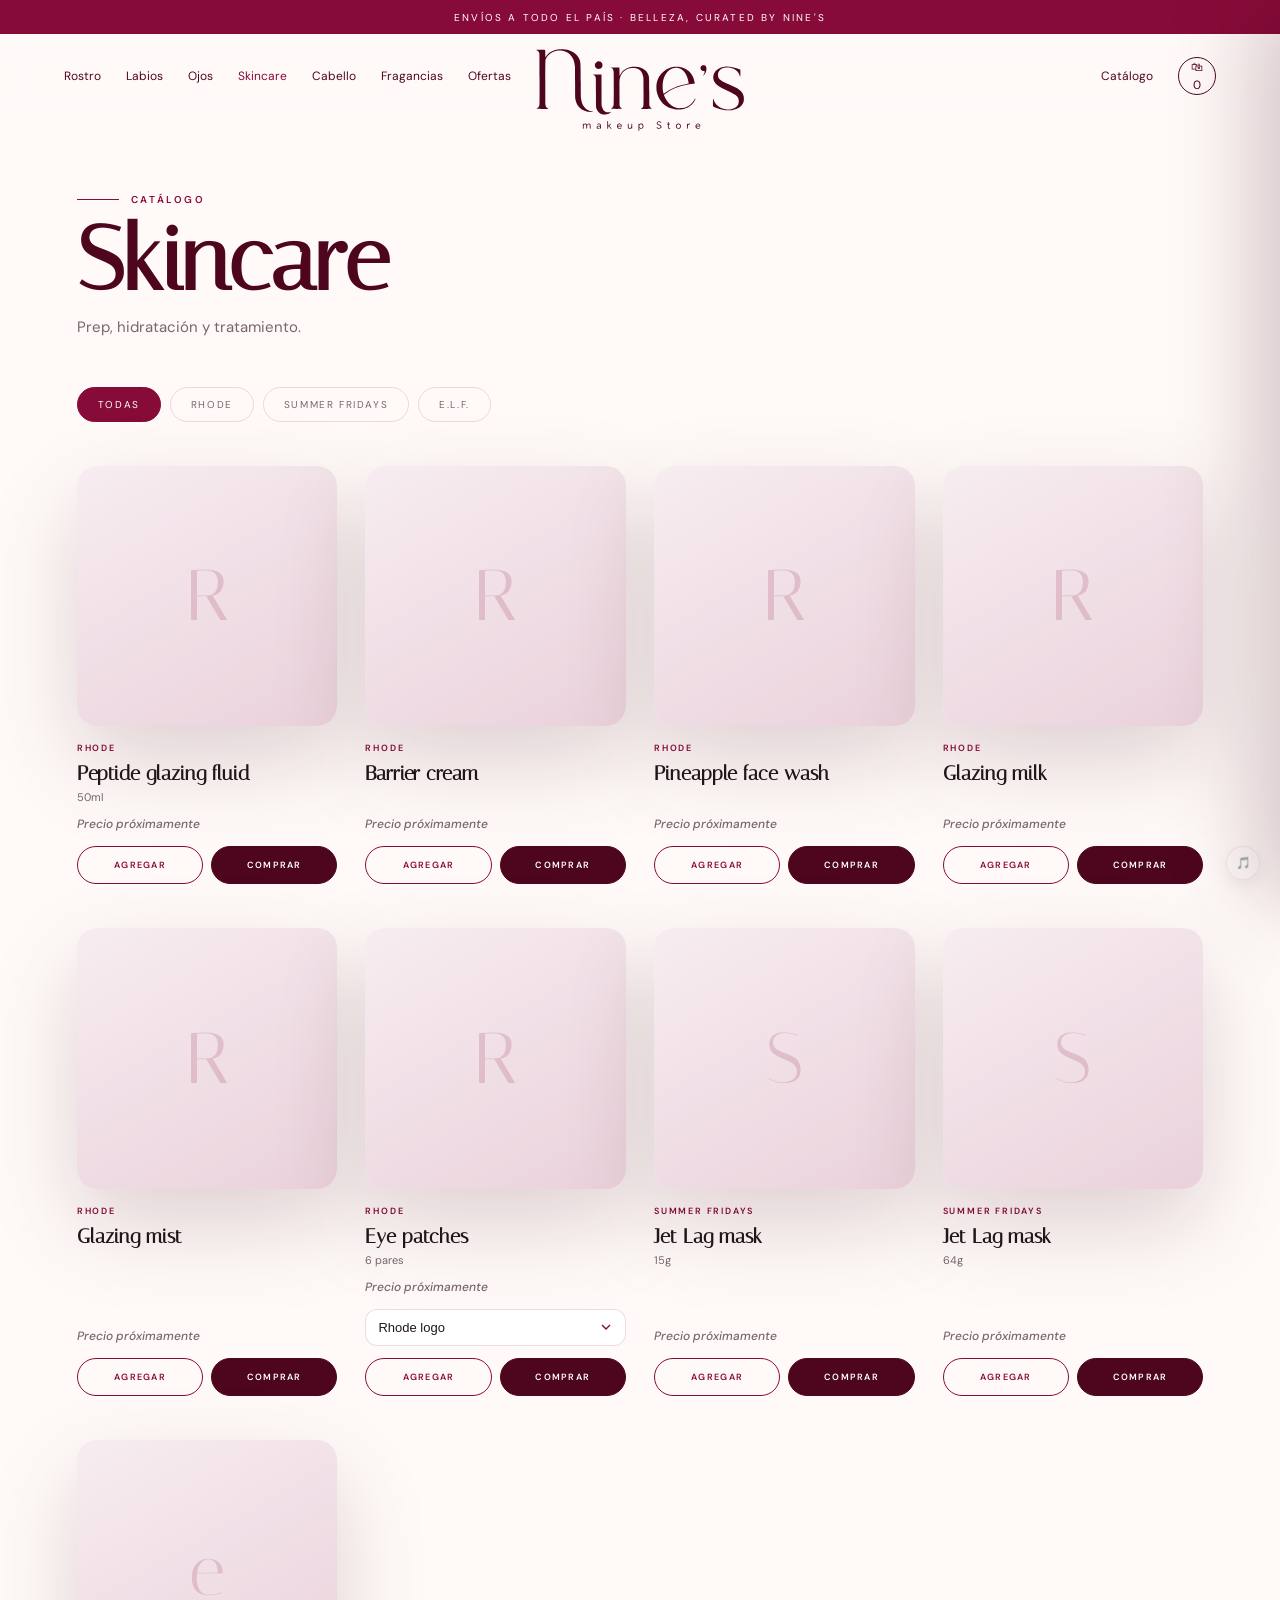
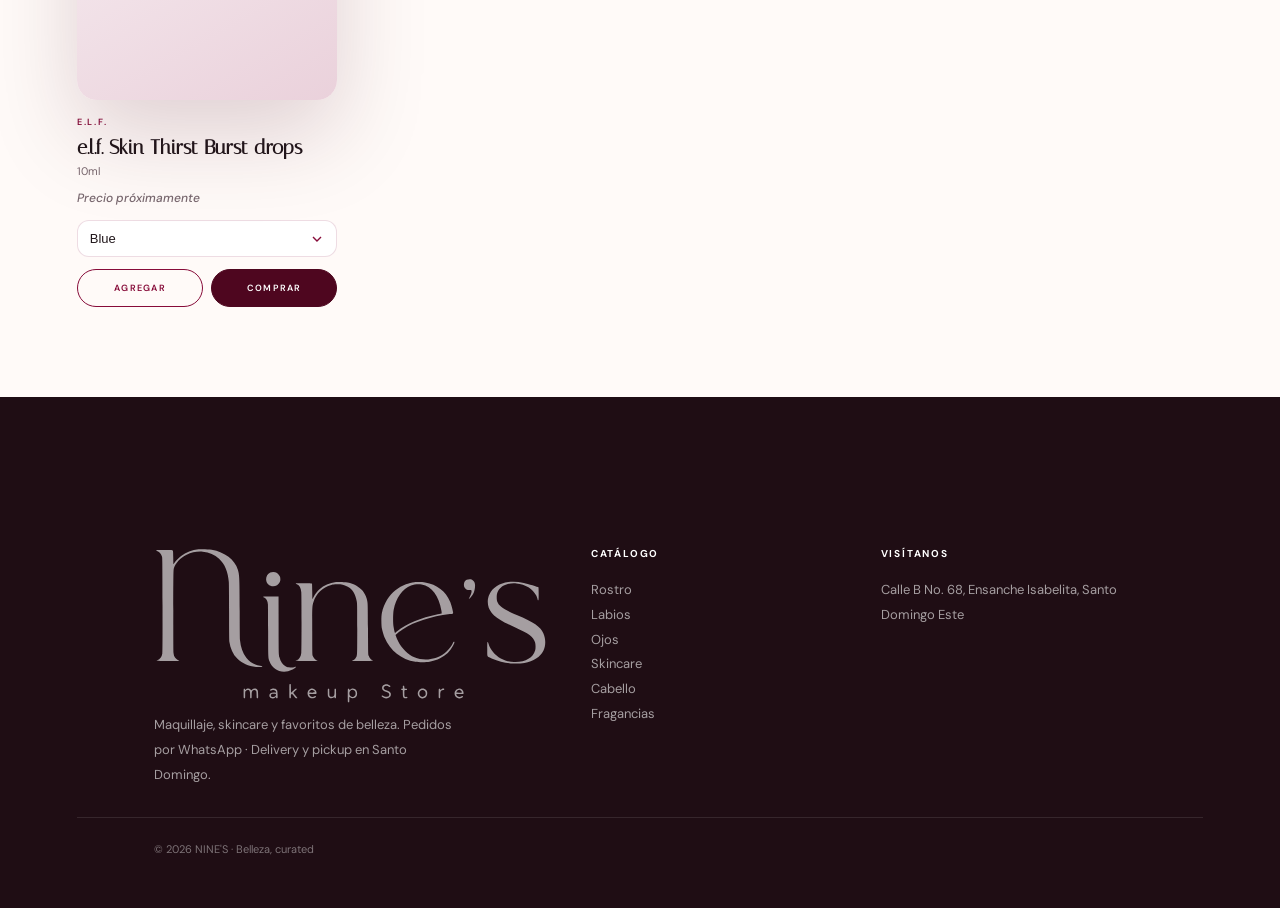
<file: skincare.html>
<!DOCTYPE html><html lang="es"><head>
<meta charset="utf-8"><meta name="viewport" content="width=device-width, initial-scale=1">
<title>Skincare — NINE'S</title><meta name="description" content="Prep, hidratación y tratamiento.">
<link rel="preconnect" href="https://fonts.googleapis.com"><link rel="preconnect" href="https://fonts.gstatic.com" crossorigin><link href="https://fonts.googleapis.com/css2?family=DM+Sans:wght@400;500;600&family=Italiana&display=swap" rel="stylesheet"><link rel="stylesheet" href="styles.css">
</head><body>

<div class="announcement">Envíos a todo el país · Belleza, curated by Nine's</div>
<header class="navbar" id="navbar">
  <nav class="nav-links"><a class="nav-link hoverable" href="rostro.html">Rostro</a><a class="nav-link hoverable" href="labios.html">Labios</a><a class="nav-link hoverable" href="ojos.html">Ojos</a><a class="nav-link hoverable" href="skincare.html" style="color:var(--wine)">Skincare</a><a class="nav-link hoverable" href="cabello.html">Cabello</a><a class="nav-link hoverable" href="fragancias.html">Fragancias</a><a class="nav-link hoverable" href="ofertas.html">Ofertas</a></nav>
  <a href="index.html" class="brand-logo hoverable" aria-label="NINE'S"><svg xmlns="http://www.w3.org/2000/svg" viewBox="0 0 1514 605" role="img" aria-label="NINE'S"><g transform="translate(0,605) scale(0.1,-0.1)" fill="currentColor"><path d="M1716 5959 c-248 -25 -488 -117 -673 -256 -82 -61 -201 -185 -253 -261 -19 -28 -38 -52 -42 -52 -3 0 -7 111 -7 247 -2 200 -5 252 -17 270 -14 23 -14 23 -330 23 -333 0 -357 -4 -259 -41 83 -32 137 -98 174 -214 14 -45 16 -246 19 -1855 2 -1287 0 -1824 -8 -1870 -23 -134 -86 -220 -189 -257 -28 -10 -51 -21 -51 -25 0 -7 850 -16 883 -9 29 6 19 16 -31 34 -59 21 -123 85 -151 148 -11 25 -25 88 -31 140 -6 60 -9 650 -7 1639 3 1405 5 1550 20 1603 60 205 247 407 492 529 191 96 415 138 625 118 253 -24 452 -110 625 -271 225 -210 348 -504 375 -901 5 -79 10 -610 10 -1180 0 -667 4 -1064 11 -1115 34 -256 142 -488 303 -649 206 -205 492 -318 826 -325 135 -2 140 -2 140 16 0 9 -14 16 -37 20 -256 39 -443 144 -579 325 -140 186 -215 394 -244 680 -5 53 -10 548 -11 1110 -2 1240 -9 1398 -70 1595 -118 384 -507 680 -1008 766 -135 23 -375 32 -505 18z M4475 5066 c-172 -79 -214 -317 -80 -451 136 -135 368 -92 449 84 29 64 28 170 -2 228 -56 108 -141 163 -252 163 -47 0 -79 -7 -115 -24z M12039 4787 c-66 -35 -102 -93 -107 -171 -9 -142 97 -242 234 -221 37 5 44 3 54 -16 23 -42 -12 -173 -70 -259 -34 -51 -36 -60 -16 -60 23 0 112 107 151 181 72 137 99 351 56 444 -22 47 -74 99 -114 114 -50 19 -139 13 -188 -12z M7010 4704 c-250 -32 -470 -128 -638 -279 -78 -70 -172 -193 -228 -297 l-49 -93 -3 300 c-1 164 -6 303 -11 308 -9 9 -620 12 -629 3 -2 -3 20 -16 49 -29 102 -45 153 -136 169 -306 13 -134 13 -2233 0 -2341 -18 -147 -87 -253 -182 -282 -21 -6 -38 -15 -38 -20 0 -4 191 -8 425 -8 253 0 425 4 425 9 0 5 -16 15 -37 22 -52 17 -116 86 -144 155 -24 59 -24 59 -27 949 -3 948 -2 981 45 1130 105 334 350 569 688 662 88 24 117 27 240 26 166 -1 248 -19 376 -84 196 -98 313 -284 366 -580 17 -96 18 -178 18 -1069 0 -923 -1 -968 -19 -1023 -23 -69 -91 -150 -142 -169 -37 -13 -43 -24 -16 -29 32 -7 802 1 802 9 0 4 -20 15 -45 26 -60 24 -110 85 -138 166 -22 65 -22 69 -28 1045 -6 1047 -4 997 -55 1175 -24 83 -97 217 -159 292 -124 149 -335 266 -565 313 -73 15 -379 28 -450 19z M13645 4699 c-332 -42 -604 -216 -728 -465 -47 -94 -67 -182 -67 -295 0 -320 200 -565 648 -793 72 -36 240 -116 374 -177 577 -262 725 -371 797 -587 25 -73 28 -228 7 -307 -79 -295 -396 -471 -816 -451 -193 9 -349 51 -508 136 -224 121 -411 345 -472 565 -11 39 -23 61 -34 63 -15 3 -16 -21 -16 -272 0 -322 -21 -277 169 -356 254 -103 495 -167 729 -191 142 -15 405 -7 532 16 351 63 611 229 732 468 96 192 95 467 -3 677 -118 253 -360 418 -1024 700 -498 211 -677 333 -747 510 -31 78 -31 258 0 344 95 259 376 397 738 364 346 -31 628 -204 761 -467 18 -36 38 -92 45 -123 9 -45 16 -58 30 -58 17 0 18 16 18 243 0 133 -4 247 -8 253 -11 17 -413 138 -562 169 -204 43 -424 55 -595 34z M10025 4693 c-85 -10 -241 -49 -325 -80 -288 -106 -547 -318 -722 -589 -84 -130 -168 -342 -205 -514 -26 -123 -26 -479 1 -600 28 -130 64 -246 103 -340 217 -510 643 -847 1186 -937 137 -22 416 -22 547 1 159 29 269 64 405 131 228 113 394 274 496 480 61 125 69 155 41 155 -15 0 -29 -16 -52 -61 -116 -229 -344 -439 -584 -536 -93 -38 -235 -71 -358 -84 -177 -17 -364 11 -533 82 -242 100 -486 343 -626 621 -39 78 -99 221 -99 237 0 17 187 164 300 235 440 279 1052 475 1788 572 133 17 133 17 126 68 -13 95 -72 311 -113 410 -165 402 -511 667 -966 741 -82 14 -329 18 -410 8z m281 -84 c390 -72 667 -444 760 -1018 8 -51 13 -95 10 -98 -2 -2 -69 -17 -148 -33 -649 -128 -1222 -369 -1567 -658 -40 -34 -77 -62 -81 -62 -10 0 -32 93 -57 235 -26 151 -23 500 5 655 84 458 339 817 667 940 129 48 283 63 411 39z M4195 4139 c-9 -13 -10 -12 46 -37 81 -35 137 -137 145 -267 3 -38 6 -502 8 -1030 3 -1019 2 -1003 52 -1157 97 -296 395 -454 717 -382 123 28 297 121 297 160 0 17 0 17 -67 -2 -40 -12 -83 -15 -152 -12 -82 3 -105 8 -162 36 -119 57 -202 175 -250 357 -28 108 -30 171 -32 1345 l-2 994 -297 3 c-204 2 -299 0 -303 -8z M5210 505 c0 -275 0 -275 30 -275 30 0 30 0 30 68 0 54 4 72 18 85 10 10 21 17 24 17 3 0 36 -38 73 -85 65 -80 71 -85 108 -85 39 0 39 0 -40 93 -44 50 -83 98 -87 106 -6 9 15 35 70 87 79 73 79 73 42 74 -33 0 -48 -9 -120 -76 l-83 -76 -3 171 c-2 171 -2 171 -32 171 -30 0 -30 0 -30 -275z M8891 759 c-77 -23 -111 -67 -111 -142 0 -74 44 -112 173 -153 98 -31 132 -93 83 -151 -22 -26 -30 -28 -93 -28 -61 0 -74 4 -106 28 -30 23 -40 26 -57 17 -28 -15 -25 -24 16 -58 82 -68 206 -67 281 2 31 28 37 40 41 87 4 49 1 59 -23 87 -32 38 -77 63 -157 86 -90 26 -122 83 -78 139 37 47 141 45 184 -2 17 -19 20 -19 43 -4 24 16 24 16 1 40 -46 49 -131 72 -197 52z M9580 651 c0 -61 0 -61 -30 -61 -25 0 -30 -4 -30 -25 0 -21 5 -25 30 -25 30 0 30 0 30 -115 0 -145 12 -179 68 -196 39 -11 73 -8 101 10 10 6 11 13 2 29 -10 18 -15 20 -36 10 -19 -9 -29 -7 -50 6 -24 16 -25 19 -25 136 0 120 0 120 50 120 47 0 50 2 50 25 0 23 -3 25 -50 25 -49 0 -49 0 -52 58 -3 54 -4 57 -30 60 -28 3 -28 3 -28 -57z M3575 588 c-11 -6 -30 -20 -42 -31 -23 -20 -23 -20 -23 6 0 23 -4 27 -30 27 -30 0 -30 0 -30 -180 0 -180 0 -180 30 -180 30 0 30 0 30 124 0 108 2 126 20 149 27 34 79 51 114 37 43 -16 56 -63 56 -195 0 -115 0 -115 30 -115 30 0 30 0 30 115 0 132 12 169 63 190 39 16 80 10 104 -17 15 -17 19 -42 21 -154 4 -134 4 -134 34 -134 30 0 30 0 26 144 -3 128 -5 148 -24 173 -46 62 -148 68 -204 12 -31 -31 -31 -31 -55 -5 -40 44 -106 59 -150 34z M4550 594 c-48 -18 -90 -38 -90 -44 0 -4 8 -14 18 -23 15 -13 20 -14 36 -2 10 8 38 17 61 21 68 10 125 -29 125 -86 0 -21 -3 -22 -46 -15 -149 22 -249 -57 -202 -159 32 -71 150 -87 218 -29 30 25 30 25 30 -1 0 -22 4 -26 31 -26 31 0 31 0 27 138 -3 148 -11 174 -62 208 -25 16 -119 28 -146 18z m148 -226 c5 -42 -43 -89 -98 -95 -81 -9 -130 57 -80 107 18 18 31 20 98 18 75 -3 77 -4 80 -30z M6015 581 c-49 -22 -73 -48 -91 -98 -39 -110 14 -225 117 -253 59 -17 144 0 178 35 24 23 24 26 9 41 -15 16 -18 15 -43 -4 -75 -59 -182 -26 -210 66 -6 22 -6 22 139 22 146 0 146 0 146 38 0 61 -38 123 -90 150 -53 27 -101 28 -155 3z m151 -63 c12 -13 26 -35 29 -50 7 -28 7 -28 -109 -28 -64 0 -116 2 -116 5 0 20 36 69 63 86 41 26 101 20 133 -13z M7593 585 c-17 -7 -41 -23 -52 -34 -21 -21 -21 -21 -21 9 0 27 -3 30 -30 30 -30 0 -30 0 -30 -260 0 -260 0 -260 30 -260 30 0 30 0 30 110 0 109 0 109 27 84 76 -71 205 -48 253 45 28 57 27 152 -3 206 -39 70 -131 102 -204 70z m104 -55 c47 -28 65 -62 65 -121 0 -61 -21 -95 -75 -122 -33 -17 -42 -17 -79 -5 -136 43 -105 265 37 268 11 0 34 -9 52 -20z M10265 581 c-160 -72 -143 -307 25 -352 116 -31 219 42 228 161 5 74 -1 100 -35 141 -54 64 -143 85 -218 50z m119 -45 c54 -22 76 -60 76 -127 0 -50 -4 -63 -27 -89 -69 -76 -190 -45 -213 54 -16 71 14 135 75 162 38 17 49 17 89 0z M11082 583 c-19 -9 -36 -22 -39 -30 -9 -22 -23 -15 -23 12 0 21 -5 25 -30 25 -30 0 -30 0 -30 -180 0 -180 0 -180 30 -180 30 0 30 0 30 98 0 159 22 202 108 212 42 4 47 8 47 30 0 21 -5 25 -30 28 -16 1 -45 -5 -63 -15z M11670 578 c-52 -27 -86 -72 -95 -128 -15 -91 21 -170 95 -207 54 -28 112 -29 165 -3 69 32 72 36 51 59 -18 20 -19 20 -43 2 -73 -58 -181 -23 -208 67 -6 22 -6 22 139 22 146 0 146 0 146 43 -1 88 -80 167 -170 167 -20 0 -56 -10 -80 -22z m140 -50 c30 -21 59 -72 47 -84 -2 -3 -54 -3 -116 -2 -111 3 -111 3 -93 38 18 36 70 70 108 70 12 0 36 -10 54 -22z M6690 458 c0 -107 4 -140 18 -168 36 -72 136 -90 207 -36 35 27 35 27 35 2 0 -22 5 -26 30 -26 30 0 30 0 30 180 0 180 0 180 -30 180 -30 0 -30 0 -30 -115 0 -160 -20 -195 -110 -195 -30 0 -47 6 -65 25 -24 23 -25 29 -25 155 0 130 0 130 -30 130 -30 0 -30 0 -30 -132z"/></g></svg></a>
  <div class="nav-actions">
    <a class="nav-link hide-mobile hoverable" href="catalogo.html">Catálogo</a>
    <button class="nav-icon hoverable" data-open-cart aria-label="Carrito">🛍 <span class="nav-count" data-count>0</span></button>
  </div>
</header>
<main class="catalog">
  <div class="catalog-head">
    <div class="eyebrow">Catálogo</div>
    <h1>Skincare</h1>
    <p>Prep, hidratación y tratamiento.</p>
  </div>
  <div class="filters"><button class="is-on" data-filter="all">Todas</button><button data-filter="Rhode">Rhode</button><button data-filter="Summer Fridays">Summer Fridays</button><button data-filter="e.l.f.">e.l.f.</button></div>
  <div class="product-grid" data-grid><article class="pcard" data-id="r-038">
    <div class="pcard-frame"><div class="pcard-swatch">R</div></div>
    <div class="pcard-brand">Rhode</div>
    <h3 class="pcard-name">Peptide glazing fluid</h3>
    <div class="pcard-spec">50ml</div>
    <div class="pcard-price pending">Precio próximamente</div>
    
    <div class="pcard-acts">
      <button class="p-add" data-act="add" data-id="r-038">Agregar</button>
      <button class="p-buy" data-act="buy" data-id="r-038">Comprar</button>
    </div>
  </article><article class="pcard" data-id="r-045">
    <div class="pcard-frame"><div class="pcard-swatch">R</div></div>
    <div class="pcard-brand">Rhode</div>
    <h3 class="pcard-name">Barrier cream</h3>
    
    <div class="pcard-price pending">Precio próximamente</div>
    
    <div class="pcard-acts">
      <button class="p-add" data-act="add" data-id="r-045">Agregar</button>
      <button class="p-buy" data-act="buy" data-id="r-045">Comprar</button>
    </div>
  </article><article class="pcard" data-id="r-046">
    <div class="pcard-frame"><div class="pcard-swatch">R</div></div>
    <div class="pcard-brand">Rhode</div>
    <h3 class="pcard-name">Pineapple face wash</h3>
    
    <div class="pcard-price pending">Precio próximamente</div>
    
    <div class="pcard-acts">
      <button class="p-add" data-act="add" data-id="r-046">Agregar</button>
      <button class="p-buy" data-act="buy" data-id="r-046">Comprar</button>
    </div>
  </article><article class="pcard" data-id="r-047">
    <div class="pcard-frame"><div class="pcard-swatch">R</div></div>
    <div class="pcard-brand">Rhode</div>
    <h3 class="pcard-name">Glazing milk</h3>
    
    <div class="pcard-price pending">Precio próximamente</div>
    
    <div class="pcard-acts">
      <button class="p-add" data-act="add" data-id="r-047">Agregar</button>
      <button class="p-buy" data-act="buy" data-id="r-047">Comprar</button>
    </div>
  </article><article class="pcard" data-id="r-048">
    <div class="pcard-frame"><div class="pcard-swatch">R</div></div>
    <div class="pcard-brand">Rhode</div>
    <h3 class="pcard-name">Glazing mist</h3>
    
    <div class="pcard-price pending">Precio próximamente</div>
    
    <div class="pcard-acts">
      <button class="p-add" data-act="add" data-id="r-048">Agregar</button>
      <button class="p-buy" data-act="buy" data-id="r-048">Comprar</button>
    </div>
  </article><article class="pcard" data-id="r-049">
    <div class="pcard-frame"><div class="pcard-swatch">R</div></div>
    <div class="pcard-brand">Rhode</div>
    <h3 class="pcard-name">Eye patches</h3>
    <div class="pcard-spec">6 pares</div>
    <div class="pcard-price pending">Precio próximamente</div>
    <div class="pcard-variants"><select data-variant="r-049"><option>Rhode logo</option><option>L logo</option><option>Banana</option></select></div>
    <div class="pcard-acts">
      <button class="p-add" data-act="add" data-id="r-049">Agregar</button>
      <button class="p-buy" data-act="buy" data-id="r-049">Comprar</button>
    </div>
  </article><article class="pcard" data-id="sf-056">
    <div class="pcard-frame"><div class="pcard-swatch">S</div></div>
    <div class="pcard-brand">Summer Fridays</div>
    <h3 class="pcard-name">Jet Lag mask</h3>
    <div class="pcard-spec">15g</div>
    <div class="pcard-price pending">Precio próximamente</div>
    
    <div class="pcard-acts">
      <button class="p-add" data-act="add" data-id="sf-056">Agregar</button>
      <button class="p-buy" data-act="buy" data-id="sf-056">Comprar</button>
    </div>
  </article><article class="pcard" data-id="sf-057">
    <div class="pcard-frame"><div class="pcard-swatch">S</div></div>
    <div class="pcard-brand">Summer Fridays</div>
    <h3 class="pcard-name">Jet Lag mask</h3>
    <div class="pcard-spec">64g</div>
    <div class="pcard-price pending">Precio próximamente</div>
    
    <div class="pcard-acts">
      <button class="p-add" data-act="add" data-id="sf-057">Agregar</button>
      <button class="p-buy" data-act="buy" data-id="sf-057">Comprar</button>
    </div>
  </article><article class="pcard" data-id="e-074">
    <div class="pcard-frame"><div class="pcard-swatch">e</div></div>
    <div class="pcard-brand">e.l.f.</div>
    <h3 class="pcard-name">e.l.f. Skin Thirst Burst drops</h3>
    <div class="pcard-spec">10ml</div>
    <div class="pcard-price pending">Precio próximamente</div>
    <div class="pcard-variants"><select data-variant="e-074"><option>Blue</option></select></div>
    <div class="pcard-acts">
      <button class="p-add" data-act="add" data-id="e-074">Agregar</button>
      <button class="p-buy" data-act="buy" data-id="e-074">Comprar</button>
    </div>
  </article></div>
</main>
<footer>
    <div class="footer-grid" style="display:grid;grid-template-columns:1.6fr 1fr 1fr;gap:44px;padding:70px clamp(22px,6vw,90px) 30px">
      <div><a href="index.html" aria-label="NINE'S"><svg xmlns="http://www.w3.org/2000/svg" viewBox="0 0 1514 605" role="img" aria-label="NINE'S"><g transform="translate(0,605) scale(0.1,-0.1)" fill="currentColor"><path d="M1716 5959 c-248 -25 -488 -117 -673 -256 -82 -61 -201 -185 -253 -261 -19 -28 -38 -52 -42 -52 -3 0 -7 111 -7 247 -2 200 -5 252 -17 270 -14 23 -14 23 -330 23 -333 0 -357 -4 -259 -41 83 -32 137 -98 174 -214 14 -45 16 -246 19 -1855 2 -1287 0 -1824 -8 -1870 -23 -134 -86 -220 -189 -257 -28 -10 -51 -21 -51 -25 0 -7 850 -16 883 -9 29 6 19 16 -31 34 -59 21 -123 85 -151 148 -11 25 -25 88 -31 140 -6 60 -9 650 -7 1639 3 1405 5 1550 20 1603 60 205 247 407 492 529 191 96 415 138 625 118 253 -24 452 -110 625 -271 225 -210 348 -504 375 -901 5 -79 10 -610 10 -1180 0 -667 4 -1064 11 -1115 34 -256 142 -488 303 -649 206 -205 492 -318 826 -325 135 -2 140 -2 140 16 0 9 -14 16 -37 20 -256 39 -443 144 -579 325 -140 186 -215 394 -244 680 -5 53 -10 548 -11 1110 -2 1240 -9 1398 -70 1595 -118 384 -507 680 -1008 766 -135 23 -375 32 -505 18z M4475 5066 c-172 -79 -214 -317 -80 -451 136 -135 368 -92 449 84 29 64 28 170 -2 228 -56 108 -141 163 -252 163 -47 0 -79 -7 -115 -24z M12039 4787 c-66 -35 -102 -93 -107 -171 -9 -142 97 -242 234 -221 37 5 44 3 54 -16 23 -42 -12 -173 -70 -259 -34 -51 -36 -60 -16 -60 23 0 112 107 151 181 72 137 99 351 56 444 -22 47 -74 99 -114 114 -50 19 -139 13 -188 -12z M7010 4704 c-250 -32 -470 -128 -638 -279 -78 -70 -172 -193 -228 -297 l-49 -93 -3 300 c-1 164 -6 303 -11 308 -9 9 -620 12 -629 3 -2 -3 20 -16 49 -29 102 -45 153 -136 169 -306 13 -134 13 -2233 0 -2341 -18 -147 -87 -253 -182 -282 -21 -6 -38 -15 -38 -20 0 -4 191 -8 425 -8 253 0 425 4 425 9 0 5 -16 15 -37 22 -52 17 -116 86 -144 155 -24 59 -24 59 -27 949 -3 948 -2 981 45 1130 105 334 350 569 688 662 88 24 117 27 240 26 166 -1 248 -19 376 -84 196 -98 313 -284 366 -580 17 -96 18 -178 18 -1069 0 -923 -1 -968 -19 -1023 -23 -69 -91 -150 -142 -169 -37 -13 -43 -24 -16 -29 32 -7 802 1 802 9 0 4 -20 15 -45 26 -60 24 -110 85 -138 166 -22 65 -22 69 -28 1045 -6 1047 -4 997 -55 1175 -24 83 -97 217 -159 292 -124 149 -335 266 -565 313 -73 15 -379 28 -450 19z M13645 4699 c-332 -42 -604 -216 -728 -465 -47 -94 -67 -182 -67 -295 0 -320 200 -565 648 -793 72 -36 240 -116 374 -177 577 -262 725 -371 797 -587 25 -73 28 -228 7 -307 -79 -295 -396 -471 -816 -451 -193 9 -349 51 -508 136 -224 121 -411 345 -472 565 -11 39 -23 61 -34 63 -15 3 -16 -21 -16 -272 0 -322 -21 -277 169 -356 254 -103 495 -167 729 -191 142 -15 405 -7 532 16 351 63 611 229 732 468 96 192 95 467 -3 677 -118 253 -360 418 -1024 700 -498 211 -677 333 -747 510 -31 78 -31 258 0 344 95 259 376 397 738 364 346 -31 628 -204 761 -467 18 -36 38 -92 45 -123 9 -45 16 -58 30 -58 17 0 18 16 18 243 0 133 -4 247 -8 253 -11 17 -413 138 -562 169 -204 43 -424 55 -595 34z M10025 4693 c-85 -10 -241 -49 -325 -80 -288 -106 -547 -318 -722 -589 -84 -130 -168 -342 -205 -514 -26 -123 -26 -479 1 -600 28 -130 64 -246 103 -340 217 -510 643 -847 1186 -937 137 -22 416 -22 547 1 159 29 269 64 405 131 228 113 394 274 496 480 61 125 69 155 41 155 -15 0 -29 -16 -52 -61 -116 -229 -344 -439 -584 -536 -93 -38 -235 -71 -358 -84 -177 -17 -364 11 -533 82 -242 100 -486 343 -626 621 -39 78 -99 221 -99 237 0 17 187 164 300 235 440 279 1052 475 1788 572 133 17 133 17 126 68 -13 95 -72 311 -113 410 -165 402 -511 667 -966 741 -82 14 -329 18 -410 8z m281 -84 c390 -72 667 -444 760 -1018 8 -51 13 -95 10 -98 -2 -2 -69 -17 -148 -33 -649 -128 -1222 -369 -1567 -658 -40 -34 -77 -62 -81 -62 -10 0 -32 93 -57 235 -26 151 -23 500 5 655 84 458 339 817 667 940 129 48 283 63 411 39z M4195 4139 c-9 -13 -10 -12 46 -37 81 -35 137 -137 145 -267 3 -38 6 -502 8 -1030 3 -1019 2 -1003 52 -1157 97 -296 395 -454 717 -382 123 28 297 121 297 160 0 17 0 17 -67 -2 -40 -12 -83 -15 -152 -12 -82 3 -105 8 -162 36 -119 57 -202 175 -250 357 -28 108 -30 171 -32 1345 l-2 994 -297 3 c-204 2 -299 0 -303 -8z M5210 505 c0 -275 0 -275 30 -275 30 0 30 0 30 68 0 54 4 72 18 85 10 10 21 17 24 17 3 0 36 -38 73 -85 65 -80 71 -85 108 -85 39 0 39 0 -40 93 -44 50 -83 98 -87 106 -6 9 15 35 70 87 79 73 79 73 42 74 -33 0 -48 -9 -120 -76 l-83 -76 -3 171 c-2 171 -2 171 -32 171 -30 0 -30 0 -30 -275z M8891 759 c-77 -23 -111 -67 -111 -142 0 -74 44 -112 173 -153 98 -31 132 -93 83 -151 -22 -26 -30 -28 -93 -28 -61 0 -74 4 -106 28 -30 23 -40 26 -57 17 -28 -15 -25 -24 16 -58 82 -68 206 -67 281 2 31 28 37 40 41 87 4 49 1 59 -23 87 -32 38 -77 63 -157 86 -90 26 -122 83 -78 139 37 47 141 45 184 -2 17 -19 20 -19 43 -4 24 16 24 16 1 40 -46 49 -131 72 -197 52z M9580 651 c0 -61 0 -61 -30 -61 -25 0 -30 -4 -30 -25 0 -21 5 -25 30 -25 30 0 30 0 30 -115 0 -145 12 -179 68 -196 39 -11 73 -8 101 10 10 6 11 13 2 29 -10 18 -15 20 -36 10 -19 -9 -29 -7 -50 6 -24 16 -25 19 -25 136 0 120 0 120 50 120 47 0 50 2 50 25 0 23 -3 25 -50 25 -49 0 -49 0 -52 58 -3 54 -4 57 -30 60 -28 3 -28 3 -28 -57z M3575 588 c-11 -6 -30 -20 -42 -31 -23 -20 -23 -20 -23 6 0 23 -4 27 -30 27 -30 0 -30 0 -30 -180 0 -180 0 -180 30 -180 30 0 30 0 30 124 0 108 2 126 20 149 27 34 79 51 114 37 43 -16 56 -63 56 -195 0 -115 0 -115 30 -115 30 0 30 0 30 115 0 132 12 169 63 190 39 16 80 10 104 -17 15 -17 19 -42 21 -154 4 -134 4 -134 34 -134 30 0 30 0 26 144 -3 128 -5 148 -24 173 -46 62 -148 68 -204 12 -31 -31 -31 -31 -55 -5 -40 44 -106 59 -150 34z M4550 594 c-48 -18 -90 -38 -90 -44 0 -4 8 -14 18 -23 15 -13 20 -14 36 -2 10 8 38 17 61 21 68 10 125 -29 125 -86 0 -21 -3 -22 -46 -15 -149 22 -249 -57 -202 -159 32 -71 150 -87 218 -29 30 25 30 25 30 -1 0 -22 4 -26 31 -26 31 0 31 0 27 138 -3 148 -11 174 -62 208 -25 16 -119 28 -146 18z m148 -226 c5 -42 -43 -89 -98 -95 -81 -9 -130 57 -80 107 18 18 31 20 98 18 75 -3 77 -4 80 -30z M6015 581 c-49 -22 -73 -48 -91 -98 -39 -110 14 -225 117 -253 59 -17 144 0 178 35 24 23 24 26 9 41 -15 16 -18 15 -43 -4 -75 -59 -182 -26 -210 66 -6 22 -6 22 139 22 146 0 146 0 146 38 0 61 -38 123 -90 150 -53 27 -101 28 -155 3z m151 -63 c12 -13 26 -35 29 -50 7 -28 7 -28 -109 -28 -64 0 -116 2 -116 5 0 20 36 69 63 86 41 26 101 20 133 -13z M7593 585 c-17 -7 -41 -23 -52 -34 -21 -21 -21 -21 -21 9 0 27 -3 30 -30 30 -30 0 -30 0 -30 -260 0 -260 0 -260 30 -260 30 0 30 0 30 110 0 109 0 109 27 84 76 -71 205 -48 253 45 28 57 27 152 -3 206 -39 70 -131 102 -204 70z m104 -55 c47 -28 65 -62 65 -121 0 -61 -21 -95 -75 -122 -33 -17 -42 -17 -79 -5 -136 43 -105 265 37 268 11 0 34 -9 52 -20z M10265 581 c-160 -72 -143 -307 25 -352 116 -31 219 42 228 161 5 74 -1 100 -35 141 -54 64 -143 85 -218 50z m119 -45 c54 -22 76 -60 76 -127 0 -50 -4 -63 -27 -89 -69 -76 -190 -45 -213 54 -16 71 14 135 75 162 38 17 49 17 89 0z M11082 583 c-19 -9 -36 -22 -39 -30 -9 -22 -23 -15 -23 12 0 21 -5 25 -30 25 -30 0 -30 0 -30 -180 0 -180 0 -180 30 -180 30 0 30 0 30 98 0 159 22 202 108 212 42 4 47 8 47 30 0 21 -5 25 -30 28 -16 1 -45 -5 -63 -15z M11670 578 c-52 -27 -86 -72 -95 -128 -15 -91 21 -170 95 -207 54 -28 112 -29 165 -3 69 32 72 36 51 59 -18 20 -19 20 -43 2 -73 -58 -181 -23 -208 67 -6 22 -6 22 139 22 146 0 146 0 146 43 -1 88 -80 167 -170 167 -20 0 -56 -10 -80 -22z m140 -50 c30 -21 59 -72 47 -84 -2 -3 -54 -3 -116 -2 -111 3 -111 3 -93 38 18 36 70 70 108 70 12 0 36 -10 54 -22z M6690 458 c0 -107 4 -140 18 -168 36 -72 136 -90 207 -36 35 27 35 27 35 2 0 -22 5 -26 30 -26 30 0 30 0 30 180 0 180 0 180 -30 180 -30 0 -30 0 -30 -115 0 -160 -20 -195 -110 -195 -30 0 -47 6 -65 25 -24 23 -25 29 -25 155 0 130 0 130 -30 130 -30 0 -30 0 -30 -132z"/></g></svg></a>
        <p style="max-width:34ch">Maquillaje, skincare y favoritos de belleza. Pedidos por WhatsApp · Delivery y pickup en Santo Domingo.</p></div>
      <div><h4>Catálogo</h4><p><a href="rostro.html">Rostro</a><br><a href="labios.html">Labios</a><br><a href="ojos.html">Ojos</a><br><a href="skincare.html">Skincare</a><br><a href="cabello.html">Cabello</a><br><a href="fragancias.html">Fragancias</a></p></div>
      <div><h4>Visítanos</h4><p>Calle B No. 68, Ensanche Isabelita, Santo Domingo Este</p></div>
    </div>
    <div class="footer-bottom" style="padding:24px clamp(22px,6vw,90px)">© 2026 NINE'S · Belleza, curated</div>
  </footer>

<div class="scrim" data-scrim></div>
<aside class="drawer" data-drawer role="dialog" aria-label="Carrito">
  <div class="drawer-top"><span class="drawer-title" data-drawer-title>Carrito</span>
    <button class="drawer-x" data-close-cart aria-label="Cerrar">×</button></div>
  <div class="cart-view" data-cart-view style="display:contents">
    <div class="drawer-body" data-cart-body></div>
    <div class="drawer-foot" data-cart-foot></div>
  </div>
</aside>
<script>
document.querySelectorAll("[data-filter]").forEach(b=>b.addEventListener("click",()=>{
  const v=b.dataset.filter;
  document.querySelectorAll("[data-filter]").forEach(x=>x.classList.toggle("is-on",x===b));
  document.querySelectorAll("[data-grid] .pcard").forEach(c=>{
    const brand=c.querySelector(".pcard-brand").textContent;
    c.style.display=(v==="all"||brand===v)?"flex":"none";
  });
}));
document.querySelector("[data-grid]").addEventListener("click",e=>{
  const btn=e.target.closest("[data-act]"); if(!btn)return;
  const id=btn.dataset.id;
  const sel=document.querySelector('[data-variant="'+id+'"]');
  const variant=sel?sel.value:null;
  window.NINES.add(id,variant);
  if(btn.dataset.act==="buy"){window.NINES.openCart(true);}
  else{btn.textContent="Agregado";btn.classList.add("done");setTimeout(()=>{btn.textContent="Agregar";btn.classList.remove("done");},1400);}
});
</script>
<script src="catalog.js"></script><script src="backend-config.js"></script><script src="shop.js"></script>
</body></html>
</file>
<file: styles.css>
:root {
      --wine:#870b39;
      --wine-deep:#4e061f;
      --wine-dark:#250810;
      --rose:#c37390;
      --rose-soft:#ead1db;
      --blush:#f7edf1;
      --ivory:#fffaf8;
      --white:#fff;
      --ink:#21171b;
      --muted:#77666d;
      --line:rgba(135,11,57,.14);
      --shadow:0 35px 90px rgba(66,5,27,.17);
      --ease:cubic-bezier(.2,.8,.2,1);
    }

    *{box-sizing:border-box;margin:0;padding:0}
    html{scroll-behavior:smooth}
    body{
      font-family:"DM Sans",sans-serif;
      color:var(--ink);
      background:var(--ivory);
      overflow-x:hidden;
    }
    body.loading{overflow:hidden}
    a{color:inherit;text-decoration:none}
    button,input{font:inherit}
    img{display:block;max-width:100%}
    ::selection{background:var(--wine);color:white}

    .loader{
      position:fixed;inset:0;z-index:9999;
      display:grid;place-items:center;
      background:var(--wine-deep);
      transition:transform 1s var(--ease);
    }
    .loader.done{transform:translateY(-105%)}
    .loader-inner{text-align:center;color:white}
    .loader-mark{
      font-family:"Italiana",serif;font-size:110px;line-height:1;
      animation:pulseGlow 1.7s ease-in-out infinite alternate;
    }
    .loader-line{
      width:180px;height:1px;margin:20px auto 0;
      background:rgba(255,255,255,.18);overflow:hidden
    }
    .loader-line span{
      display:block;width:50%;height:100%;background:white;
      animation:load 1.2s var(--ease) infinite
    }
    @keyframes load{from{transform:translateX(-120%)}to{transform:translateX(240%)}}
    @keyframes pulseGlow{
      from{
        opacity:.5;transform:scale(.93);
        text-shadow:0 0 0px rgba(255,255,255,0),0 0 0px rgba(242,209,220,0);
      }
      to{
        opacity:1;transform:scale(1.07);
        text-shadow:0 0 22px rgba(255,255,255,.9),0 0 55px rgba(255,255,255,.55),0 0 90px rgba(242,209,220,.4);
      }
    }

    .scroll-progress{
      position:fixed;left:0;top:0;z-index:999;
      width:100%;height:3px;transform-origin:left;
      transform:scaleX(0);background:linear-gradient(90deg,var(--rose),var(--wine));
    }

    .cursor,.cursor-dot{
      position:fixed;left:0;top:0;z-index:9998;
      pointer-events:none;border-radius:50%;
      transform:translate(-50%,-50%);
      mix-blend-mode:multiply;
    }
    .cursor{width:34px;height:34px;border:1px solid var(--wine);transition:width .2s,height .2s,background .2s}
    .cursor-dot{width:5px;height:5px;background:var(--wine)}
    .cursor.hover{width:58px;height:58px;background:rgba(135,11,57,.08)}
    @media (hover:none){.cursor,.cursor-dot{display:none}}

    .announcement{
      height:34px;display:flex;align-items:center;justify-content:center;
      background:var(--wine);color:white;
      font-size:10px;letter-spacing:.22em;text-transform:uppercase;
    }

    .navbar{
      position:fixed;top:34px;left:0;right:0;z-index:100;
      display:grid;grid-template-columns:1fr auto 1fr;align-items:center;
      padding:14px clamp(20px,5vw,80px);
      transition:all .35s var(--ease);
      color:white;
    }
    .navbar.scrolled{
      top:0;background:rgba(255,250,248,.88);backdrop-filter:blur(18px);
      color:var(--ink);border-bottom:1px solid var(--line);
    }
    .nav-links,.nav-actions{display:flex;align-items:center;gap:25px;font-size:12px}
    .nav-actions{justify-content:flex-end}
    .brand-logo{
      width:210px;height:56px;object-fit:contain;
      filter:none;mix-blend-mode:multiply;
      transition:filter .3s;
    }
    .navbar.scrolled .brand-logo{filter:none;mix-blend-mode:multiply}
    .nav-link{position:relative}
    .nav-link::after{
      content:"";position:absolute;left:0;bottom:-5px;width:0;height:1px;background:currentColor;
      transition:width .3s var(--ease)
    }
    .nav-link:hover::after{width:100%}
    .nav-icon{
      width:38px;height:38px;display:grid;place-items:center;
      border:1px solid currentColor;border-radius:999px;background:transparent;color:inherit;cursor:pointer
    }

    .hero{
      position:relative;height:100svh;min-height:720px;overflow:hidden;
      background:#fffaf8;
      color:var(--wine-deep);
    }
    .hero::before{
      content:"";position:absolute;inset:-20%;
      background:
        radial-gradient(circle at 73% 38%,rgba(246,186,214,.40),transparent 15%),
        radial-gradient(circle at 70% 45%,rgba(241,211,223,.62),transparent 34%);
      transform:translateY(var(--hero-bg-y,0px));
    }
    .hero-grain{
      position:absolute;inset:0;opacity:.13;pointer-events:none;
      background-image:url("data:image/svg+xml,%3Csvg viewBox='0 0 200 200' xmlns='http://www.w3.org/2000/svg'%3E%3Cfilter id='n'%3E%3CfeTurbulence type='fractalNoise' baseFrequency='.9' numOctaves='3' stitchTiles='stitch'/%3E%3C/filter%3E%3Crect width='100%25' height='100%25' filter='url(%23n)' opacity='.35'/%3E%3C/svg%3E");
    }
    .hero-content{
      position:relative;z-index:2;height:100%;
      display:grid;grid-template-columns:1.05fr .95fr;
      align-items:center;padding:110px clamp(24px,7vw,110px) 50px;
    }
    .hero-copy{max-width:800px}
    .eyebrow{
      display:inline-flex;align-items:center;gap:12px;
      font-size:10px;letter-spacing:.26em;text-transform:uppercase;font-weight:600
    }
    .eyebrow::before{content:"";width:42px;height:1px;background:currentColor}
    .hero h1{
      font-family:"Italiana",serif;font-weight:400;
      font-size:clamp(64px,8.5vw,145px);line-height:.86;letter-spacing:-.04em;
      margin:30px 0 25px;max-width:900px
    }
    .hero h1 .line{display:block;overflow:hidden}
    .hero h1 .line span{display:block;transform:translateY(115%);animation:rise 1.15s var(--ease) forwards}
    .hero h1 .line:nth-child(2) span{animation-delay:.14s}
    @keyframes rise{to{transform:translateY(0)}}
    .hero-copy p{
      max-width:570px;color:var(--muted);
      font-size:clamp(16px,1.4vw,19px);line-height:1.75;
      opacity:0;transform:translateY(20px);animation:fadeUp .8s .8s var(--ease) forwards
    }
    @keyframes fadeUp{to{opacity:1;transform:none}}
    .hero-actions{display:flex;gap:14px;flex-wrap:wrap;margin-top:34px;opacity:0;animation:fadeUp .8s 1s var(--ease) forwards}
    .btn{
      position:relative;overflow:hidden;display:inline-flex;align-items:center;justify-content:center;
      min-height:54px;padding:0 28px;border-radius:999px;border:1px solid currentColor;
      text-transform:uppercase;letter-spacing:.12em;font-size:11px;font-weight:600;
      transition:transform .25s var(--ease),color .3s,background .3s
    }
    .btn:hover{transform:translateY(-3px)}
    .btn-light{background:var(--wine);color:white;border-color:var(--wine)}
    .btn-ghost{background:transparent;color:var(--wine);border-color:var(--wine)}
    .btn-dark{background:var(--wine);color:white;border-color:var(--wine)}

    .hero-art{
      position:relative;height:100%;display:grid;place-items:center;
      transform:translateY(var(--art-y,0px));
    }
    .arch{
      position:relative;width:min(480px,80%);aspect-ratio:.72;
      border-radius:260px 260px 28px 28px;
      background:linear-gradient(150deg,rgba(255,255,255,.88),rgba(242,209,220,.70));
      box-shadow:0 50px 110px rgba(35,3,14,.36);
      overflow:hidden;
      transform:rotate(3deg);
    }
    .arch::before{
      content:"n";position:absolute;inset:0;display:grid;place-items:center;
      font-family:"Italiana",serif;font-size:300px;color:rgba(135,11,57,.10);
    }
    .stage{position:absolute;left:8%;right:8%;bottom:7%;height:52%;display:flex;justify-content:center;align-items:flex-end;gap:18px}
    .product{
      position:relative;filter:drop-shadow(0 25px 24px rgba(55,4,23,.28));
      animation:float 4s ease-in-out infinite alternate
    }
    .product.one{width:112px;height:275px;border-radius:22px 22px 35px 35px;background:linear-gradient(145deg,#b43062,#56041f)}
    .product.one::before{content:"";position:absolute;left:30%;top:-56px;width:40%;height:66px;border-radius:8px;background:#21151a}
    .product.one::after{content:"NINE'S";position:absolute;inset:0;display:grid;place-items:center;color:white;font-size:11px;letter-spacing:.22em;writing-mode:vertical-rl;transform:rotate(180deg)}
    .product.two{width:170px;aspect-ratio:1;border-radius:50%;background:linear-gradient(145deg,#fff,#d9aebb);animation-delay:.7s}
    .product.two::after{content:"n";position:absolute;inset:0;display:grid;place-items:center;color:var(--wine);font-family:"Italiana",serif;font-size:88px}
    @keyframes float{to{transform:translateY(-14px) rotate(-2deg)}}

    .scroll-hint{
      position:absolute;left:50%;bottom:28px;z-index:3;transform:translateX(-50%);
      display:flex;flex-direction:column;align-items:center;gap:10px;
      font-size:9px;letter-spacing:.2em;text-transform:uppercase;color:var(--wine)
    }
    .scroll-hint span{width:1px;height:46px;background:rgba(135,11,57,.22);position:relative;overflow:hidden}
    .scroll-hint span::after{content:"";position:absolute;top:-100%;left:0;width:100%;height:100%;background:var(--wine);animation:scrollLine 1.8s infinite}
    @keyframes scrollLine{to{top:100%}}

    .marquee{
      overflow:hidden;background:var(--wine-deep);color:white;
      border-top:1px solid rgba(255,255,255,.1);border-bottom:1px solid rgba(255,255,255,.1)
    }
    .marquee-track{
      display:flex;width:max-content;animation:marquee 28s linear infinite;
      padding:17px 0
    }
    .marquee span{
      display:flex;align-items:center;gap:28px;
      font-family:"Italiana",serif;font-size:28px;white-space:nowrap
    }
    .marquee span::after{content:"✦";font-family:serif;font-size:12px;margin:0 28px;color:var(--rose-soft)}
    @keyframes marquee{to{transform:translateX(-50%)}}

    .section{padding:clamp(90px,10vw,160px) clamp(24px,6vw,100px)}
    .section-head{
      display:grid;grid-template-columns:1.2fr .8fr;gap:60px;align-items:end;margin-bottom:65px
    }
    .section-head h2{
      font-family:"Italiana",serif;font-size:clamp(54px,6vw,96px);
      line-height:.95;font-weight:400;color:var(--wine-deep)
    }
    .section-head p{max-width:470px;color:var(--muted);line-height:1.75}
    .reveal{opacity:0;transform:translateY(45px);transition:opacity .9s var(--ease),transform .9s var(--ease)}
    .reveal.visible{opacity:1;transform:none}
    .reveal.delay-1{transition-delay:.1s}.reveal.delay-2{transition-delay:.2s}.reveal.delay-3{transition-delay:.3s}

    .categories{background:var(--ivory)}
    .category-grid{display:grid;grid-template-columns:1.15fr .85fr;gap:22px}
    .category-stack{display:grid;grid-template-columns:1fr 1fr;gap:22px}
    .category-card{
      position:relative;min-height:650px;border-radius:28px;overflow:hidden;color:white;
      isolation:isolate;cursor:pointer;transform-style:preserve-3d
    }
    .category-stack .category-card{min-height:314px}
    .category-card::before{
      content:"";position:absolute;inset:-4%;z-index:-2;
      background:var(--bg);background-size:cover;background-position:center;
      transition:transform .8s var(--ease)
    }
    .category-card::after{
      content:"";position:absolute;inset:0;z-index:-1;
      background:linear-gradient(180deg,transparent 28%,rgba(31,3,14,.78))
    }
    .category-card:hover::before{transform:scale(1.07)}
    .category-copy{position:absolute;left:28px;right:28px;bottom:28px}
    .category-copy h3{font-family:"Italiana",serif;font-size:clamp(38px,4vw,66px);font-weight:400}
    .category-copy span{display:block;margin-top:9px;font-size:10px;letter-spacing:.17em;text-transform:uppercase}
    .orb{
      position:absolute;border-radius:50%;background:rgba(255,255,255,.17);
      backdrop-filter:blur(8px);border:1px solid rgba(255,255,255,.28)
    }

    .sticky-showcase{
      position:relative;background:var(--blush);min-height:280vh
    }
    .sticky-inner{
      position:sticky;top:0;height:100vh;display:grid;grid-template-columns:.9fr 1.1fr;
      align-items:center;overflow:hidden;padding:80px clamp(24px,7vw,110px)
    }
    .showcase-copy{position:relative;z-index:2}
    .showcase-copy h2{
      font-family:"Italiana",serif;font-size:clamp(64px,7vw,118px);
      line-height:.88;font-weight:400;color:var(--wine-deep)
    }
    .showcase-copy p{max-width:480px;margin:26px 0 35px;color:var(--muted);line-height:1.8}
    .showcase-counter{margin-top:45px;font-family:"Italiana",serif;color:var(--wine);font-size:34px}
    .showcase-counter small{font-family:"DM Sans",sans-serif;color:var(--muted);font-size:12px}
    .showcase-visual{position:relative;height:78vh;display:grid;place-items:center}
    .showcase-circle{
      position:absolute;width:min(600px,75vw);aspect-ratio:1;border-radius:50%;
      background:linear-gradient(145deg,#fff,#dfb8c6);box-shadow:var(--shadow);
      transform:scale(var(--circle-scale,1)) rotate(var(--circle-rotate,0deg))
    }
    .showcase-item{
      position:absolute;width:150px;height:410px;border-radius:25px 25px 45px 45px;
      background:linear-gradient(145deg,#a42554,#4f051d);
      box-shadow:0 45px 70px rgba(62,4,25,.25);
      transform:translate(var(--item-x,0),var(--item-y,0)) rotate(var(--item-r,-10deg))
    }
    .showcase-item::before{content:"";position:absolute;left:31%;top:-75px;width:38%;height:88px;border-radius:8px;background:#28171d}
    .showcase-item::after{content:"Nine’s";position:absolute;inset:0;display:grid;place-items:center;color:white;font-family:"Italiana",serif;font-size:28px}
    .showcase-badge{
      position:absolute;right:7%;bottom:10%;width:175px;aspect-ratio:1;border-radius:50%;
      display:grid;place-items:center;text-align:center;background:var(--wine);color:white;
      padding:30px;transform:rotate(8deg)
    }
    .showcase-badge strong{font-family:"Italiana",serif;font-size:34px;font-weight:400;line-height:1}

    .product-section{background:white}
    .products-grid{display:grid;grid-template-columns:repeat(4,1fr);gap:22px}
    .product-card{
      position:relative;background:var(--blush);border-radius:24px;overflow:hidden;
      transition:transform .45s var(--ease),box-shadow .45s var(--ease)
    }
    .product-card:hover{transform:translateY(-10px);box-shadow:var(--shadow)}
    .product-image{height:390px;display:grid;place-items:center;position:relative;overflow:hidden}
    .product-image::before{
      content:"";position:absolute;width:260px;aspect-ratio:1;border-radius:50%;
      background:linear-gradient(145deg,#fff,#e5c8d2);transition:transform .5s var(--ease)
    }
    .product-card:hover .product-image::before{transform:scale(1.08)}
    .mini-product{
      position:relative;z-index:2;width:88px;height:240px;border-radius:16px 16px 28px 28px;
      background:linear-gradient(145deg,var(--p1),var(--p2));
      box-shadow:0 28px 40px rgba(62,5,25,.23);transition:transform .5s var(--ease)
    }
    .mini-product.round{width:160px;height:160px;border-radius:50%}
    .product-card:hover .mini-product{transform:translateY(-10px) rotate(-3deg)}
    .product-meta{padding:22px;background:white}
    .product-meta small{font-size:9px;text-transform:uppercase;letter-spacing:.17em;color:var(--muted)}
    .product-meta h3{margin:9px 0 12px;font-size:16px}
    .product-meta strong{color:var(--wine)}
    .tag{position:absolute;top:16px;left:16px;z-index:3;padding:8px 11px;background:white;border-radius:999px;font-size:9px;letter-spacing:.13em;text-transform:uppercase;color:var(--wine)}

    .editorial{
      min-height:100vh;display:grid;grid-template-columns:1fr 1fr;background:var(--wine-deep);color:white
    }
    .editorial-visual{position:relative;overflow:hidden;background:linear-gradient(145deg,#d99db1,#7f193e)}
    .editorial-visual .giant-letter{
      position:absolute;inset:0;display:grid;place-items:center;
      font-family:"Italiana",serif;font-size:min(55vw,700px);color:rgba(255,255,255,.1);
      transform:translateY(var(--letter-y,0px))
    }
    .editorial-object{
      position:absolute;left:50%;top:50%;width:250px;height:540px;border-radius:30px 30px 65px 65px;
      background:linear-gradient(145deg,#f6e9ee,#a83b64);
      box-shadow:0 60px 100px rgba(37,3,15,.35);
      transform:translate(-50%,-50%) rotate(-14deg)
    }
    .editorial-copy{display:flex;flex-direction:column;justify-content:center;padding:clamp(60px,8vw,130px)}
    .editorial-copy h2{font-family:"Italiana",serif;font-size:clamp(56px,6vw,100px);font-weight:400;line-height:.93}
    .editorial-copy p{margin:30px 0 38px;color:rgba(255,255,255,.68);line-height:1.8;max-width:520px}

    .testimonials{background:var(--ivory);overflow:hidden}
    .quote-track{display:flex;gap:24px;width:max-content;animation:quotes 38s linear infinite}
    .quote-card{
      width:min(520px,82vw);padding:42px;border:1px solid var(--line);border-radius:26px;background:white
    }
    .quote-card p{font-family:"Italiana",serif;font-size:34px;line-height:1.25;color:var(--wine-deep)}
    .quote-card span{display:block;margin-top:25px;color:var(--muted);font-size:12px}
    @keyframes quotes{to{transform:translateX(calc(-50% - 12px))}}

    .newsletter{
      position:relative;overflow:hidden;text-align:center;background:#ead1db
    }
    .newsletter::before{
      content:"NINE'S";position:absolute;left:50%;top:50%;transform:translate(-50%,-50%);
      font-family:"Italiana",serif;font-size:20vw;color:rgba(135,11,57,.045);white-space:nowrap
    }
    .newsletter-inner{position:relative;z-index:2;max-width:900px;margin:auto}
    .newsletter h2{font-family:"Italiana",serif;font-size:clamp(55px,7vw,110px);font-weight:400;line-height:.9;color:var(--wine-deep)}
    .newsletter p{max-width:580px;margin:25px auto 34px;color:var(--muted);line-height:1.75}
    .form{width:min(620px,100%);margin:auto;display:flex;padding:6px;border-radius:999px;background:white;box-shadow:0 18px 50px rgba(71,5,29,.10)}
    .form input{flex:1;border:0;outline:0;background:transparent;padding:0 22px;min-width:0}

    .form-news{
      display:flex;flex-direction:column;gap:12px;border-radius:24px;
      background:white;box-shadow:0 18px 50px rgba(71,5,29,.10);padding:22px;
    }
    .form-news input{
      border:1px solid var(--line);border-radius:14px;background:var(--ivory);
      padding:14px 18px;font-size:14px;outline:0;transition:border-color .25s;
    }
    .form-news input:focus{border-color:var(--wine)}
    .form-news button{border-radius:14px;padding:14px 22px;margin-top:2px}

    footer{background:#1f0d14;color:white;padding:80px clamp(24px,6vw,100px) 28px}
    .footer-grid{display:grid;grid-template-columns:1.2fr repeat(3,.65fr);gap:55px;padding-bottom:55px}
    .footer-logo{width:230px;filter:brightness(0) invert(1);margin-bottom:22px}
    footer h4{font-size:10px;text-transform:uppercase;letter-spacing:.18em;margin-bottom:18px}
    footer p,footer a{font-size:13px;color:rgba(255,255,255,.6);line-height:1.9}
    .footer-col{display:flex;flex-direction:column;gap:8px}
    .footer-bottom{display:flex;justify-content:space-between;padding-top:24px;border-top:1px solid rgba(255,255,255,.1);font-size:11px;color:rgba(255,255,255,.42)}

    @media(max-width:1000px){
      .nav-links{display:none}.navbar{grid-template-columns:auto 1fr auto}.brand-logo{justify-self:center}
      .hero-content{grid-template-columns:1fr}.hero-copy{z-index:4}.hero-art{position:absolute;inset:22% -25% -10% 35%;opacity:.58}
      .section-head{grid-template-columns:1fr}
      .category-grid{grid-template-columns:1fr}.category-stack{grid-template-columns:1fr 1fr}
      .sticky-inner{grid-template-columns:1fr;padding-top:110px}.showcase-copy{align-self:end}.showcase-visual{height:48vh}
      .products-grid{grid-template-columns:repeat(2,1fr)}
      .editorial{grid-template-columns:1fr}.editorial-visual{min-height:70vh}
      .footer-grid{grid-template-columns:1fr 1fr}
    }
    @media(max-width:650px){
      .announcement{font-size:8px}.navbar{padding:12px 16px}.brand-logo{width:150px}.nav-actions .hide-mobile{display:none}
      .hero{min-height:760px}.hero-content{padding:130px 22px 60px}.hero h1{font-size:61px}.hero-art{inset:34% -42% -5% 24%}
      .arch{width:78%}
      .section{padding:90px 22px}.category-stack,.products-grid{grid-template-columns:1fr}
      .category-card,.category-stack .category-card{min-height:400px}
      .sticky-showcase{min-height:240vh}.sticky-inner{padding:100px 22px 30px}.showcase-copy h2{font-size:60px}.showcase-visual{height:47vh}
      .showcase-circle{width:330px}.showcase-item{width:105px;height:290px}
      .editorial-copy{padding:80px 24px}.quote-card p{font-size:27px}
      .form{flex-direction:column;border-radius:24px;padding:10px}.form input{min-height:52px}
      .footer-grid{grid-template-columns:1fr}.footer-bottom{flex-direction:column;gap:10px}
    }
  
    .navbar{color:var(--wine-deep)}
    .navbar:not(.scrolled){background:rgba(255,250,248,.72);backdrop-filter:blur(12px)}
    .product-photo-arch{background:#f1d3df;transform:rotate(2deg);display:block}
    .hero-product{position:absolute;object-fit:cover;filter:drop-shadow(0 30px 40px rgba(47,2,12,.20))}
    .hero-product-main{width:100%;height:100%;left:0;top:0}
    .real-showcase{background:transparent;overflow:hidden;padding:0;box-shadow:none!important}
    .real-showcase::before,.real-showcase::after{display:none!important}
    .real-showcase img{width:100%;height:100%;object-fit:cover;transition:opacity .18s ease}
    .real-product{background:transparent;overflow:hidden}
    .real-product::before{display:none}
    .real-product img{position:relative;z-index:2;width:100%;height:100%;object-fit:cover;transition:transform .5s var(--ease)}
    .product-card:hover .real-product img{transform:scale(1.05)}
    .real-editorial{background:transparent!important;overflow:hidden;padding:0;box-shadow:none!important}
    .real-editorial img{width:100%;height:100%;object-fit:cover}
    .hero .eyebrow{color:var(--wine)}
    .hero h1{color:var(--wine-deep)}

  
/* ============================================================
   NINE'S — sistema (drawer, catálogo, checkout).
   Añadido sobre el diseño original. Usa la misma paleta vino.
   ============================================================ */

.brand-logo-svg{display:block;width:auto;color:var(--wine)}
.navbar .brand-logo-svg{height:38px}
.catalog-head + *, .navbar.scrolled .brand-logo-svg{color:var(--wine)}
footer .brand-logo-svg{height:46px;color:#fff;margin-bottom:18px}

/* ---- catálogo (páginas de categoría) ---- */
.catalog{padding:150px clamp(22px,6vw,90px) 90px;max-width:1500px;margin:0 auto}
.catalog-head{margin-bottom:50px}
.catalog-head .eyebrow{color:var(--wine)}
.catalog-head h1{font-family:"Italiana",serif;font-size:clamp(46px,7vw,96px);line-height:.9;color:var(--wine-deep);margin:14px 0 16px}
.catalog-head p{color:var(--muted);max-width:52ch;font-size:15px}

.filters{display:flex;flex-wrap:wrap;gap:9px;margin:38px 0 44px}
.filters button{border:1px solid var(--line);background:none;color:var(--muted);padding:10px 20px;border-radius:999px;font-size:10px;letter-spacing:.16em;text-transform:uppercase;cursor:pointer;transition:all .3s var(--ease)}
.filters button:hover{border-color:var(--wine);color:var(--wine)}
.filters button.is-on{background:var(--wine);border-color:var(--wine);color:#fff}

.product-grid{display:grid;grid-template-columns:repeat(auto-fill,minmax(250px,1fr));gap:44px 28px}

.pcard{display:flex;flex-direction:column}
.pcard-frame{position:relative;aspect-ratio:1;border-radius:20px;overflow:hidden;background:linear-gradient(150deg,var(--blush),var(--rose-soft));display:grid;place-items:center;margin-bottom:16px;box-shadow:var(--shadow)}
.pcard-frame.has-photo{background:#fff}
.pcard-frame img{width:100%;height:100%;object-fit:cover}
.pcard-swatch{position:absolute;inset:0;display:grid;place-items:center;font-family:"Italiana",serif;font-size:72px;color:rgba(135,11,57,.16)}
.pcard-swatch-dot{position:absolute;bottom:14px;left:14px;width:26px;height:26px;border-radius:50%;border:2px solid #fff;box-shadow:0 2px 8px rgba(66,5,27,.25)}
.pcard-brand{font-size:9px;letter-spacing:.2em;text-transform:uppercase;color:var(--wine);font-weight:600}
.pcard-name{font-family:"Italiana",serif;font-size:20px;color:var(--ink);line-height:1.25;margin:7px 0 4px}
.pcard-spec{font-size:11px;color:var(--muted);margin-bottom:12px}
.pcard-price{font-size:15px;color:var(--wine-deep);margin:auto 0 14px;font-weight:500}
.pcard-price.pending{font-size:12px;color:var(--muted);font-style:italic}

.pcard-variants{margin-bottom:12px}
.pcard-variants select{width:100%;padding:10px 12px;border:1px solid var(--line);border-radius:12px;background:#fff;color:var(--ink);font-size:13px;cursor:pointer;appearance:none;background-image:url("data:image/svg+xml,%3Csvg xmlns='http://www.w3.org/2000/svg' width='10' height='6'%3E%3Cpath d='M1 1l4 4 4-4' stroke='%23870b39' fill='none' stroke-width='1.4'/%3E%3C/svg%3E");background-repeat:no-repeat;background-position:right 14px center}

.pcard-acts{display:grid;grid-template-columns:1fr 1fr;gap:8px}
.pcard-acts button{padding:12px 6px;border-radius:999px;font-size:9px;letter-spacing:.14em;text-transform:uppercase;cursor:pointer;font-weight:600;transition:all .3s var(--ease)}
.p-add{border:1px solid var(--wine);background:none;color:var(--wine)}
.p-add:hover,.p-add.done{background:var(--wine);color:#fff}
.p-buy{border:1px solid var(--wine-deep);background:var(--wine-deep);color:#fff}
.p-buy:hover{background:var(--wine-dark)}

/* ---- Ofertas / Bazaar ---- */
.pcard{position:relative}
.pcard-sale-badge{position:absolute;top:12px;left:12px;z-index:2;background:var(--wine);color:#fff;font-size:9px;letter-spacing:.16em;text-transform:uppercase;font-weight:700;padding:6px 12px;border-radius:999px;box-shadow:0 6px 16px rgba(66,5,27,.25)}
.price-strike{color:var(--muted);text-decoration:line-through;font-size:12px;margin-right:6px}
.price-sale{color:var(--wine);font-weight:700}
.pcard-countdown{font-size:10px;letter-spacing:.08em;color:var(--wine);background:var(--blush);border-radius:8px;padding:5px 9px;display:inline-block;margin-bottom:10px;font-weight:600}
.sale-tag{display:inline-block;background:var(--wine);color:#fff;font-size:9px;letter-spacing:.1em;text-transform:uppercase;padding:2px 8px;border-radius:999px;margin-left:6px;vertical-align:middle}
.bazaar-section{background:linear-gradient(150deg,var(--wine-deep),var(--wine-dark));padding:70px 6vw;border-radius:0}
.bazaar-head{display:flex;justify-content:space-between;align-items:flex-end;gap:20px;margin-bottom:36px;flex-wrap:wrap}
.bazaar-head h2{font-family:"Italiana",serif;font-size:clamp(38px,4.5vw,64px);color:#fff;margin:0;line-height:1}
.bazaar-head .eyebrow{color:var(--rose-soft);font-size:10px;letter-spacing:.24em;text-transform:uppercase;font-weight:600;margin-bottom:10px}
.bazaar-head a{color:#fff;font-size:11px;letter-spacing:.14em;text-transform:uppercase;text-decoration:none;border-bottom:1px solid rgba(255,255,255,.4);padding-bottom:4px}
.bazaar-head a:hover{border-color:#fff}
.bazaar-grid .pcard-name,.bazaar-grid .pcard-spec{color:#fff}
.bazaar-grid .pcard-brand{color:var(--rose-soft)}
.bazaar-grid .pcard-price{color:#fff}
.bazaar-grid .price-strike{color:rgba(255,255,255,.55)}
.bazaar-grid .price-sale{color:#fff}
.bazaar-empty{color:rgba(255,255,255,.7);text-align:center;padding:40px 0;display:none}

/* ---- drawer / carrito ---- */
.scrim{position:fixed;inset:0;z-index:1400;background:rgba(37,8,16,.5);backdrop-filter:blur(3px);opacity:0;pointer-events:none;transition:opacity .4s var(--ease)}
.scrim.is-open{opacity:1;pointer-events:auto}
.drawer{position:fixed;top:0;right:0;bottom:0;z-index:1500;width:430px;max-width:100%;background:var(--ivory);box-shadow:-30px 0 80px rgba(66,5,27,.2);transform:translateX(100%);transition:transform .5s var(--ease);display:flex;flex-direction:column}
.drawer.is-open{transform:translateX(0)}
.drawer-top{display:flex;align-items:center;justify-content:space-between;padding:26px 30px;border-bottom:1px solid var(--line)}
.drawer-title{font-size:10px;letter-spacing:.24em;text-transform:uppercase;color:var(--wine-deep);font-weight:600}
.drawer-x{background:none;border:none;font-size:22px;color:var(--muted);cursor:pointer;line-height:1}
.drawer-x:hover{color:var(--wine)}
.drawer-body{flex:1;overflow-y:auto;padding:24px 30px}
.drawer-foot{padding:22px 30px 28px;border-top:1px solid var(--line)}
.drawer-empty{color:var(--muted);text-align:center;padding:60px 0;font-size:14px}
.drawer-btn{display:block;width:100%;text-align:center;border:none;background:var(--wine);color:#fff;padding:16px;border-radius:999px;font-size:10px;letter-spacing:.24em;text-transform:uppercase;font-weight:600;cursor:pointer;transition:opacity .3s}
.drawer-btn:hover{opacity:.9}.drawer-btn:disabled,.drawer-btn.is-disabled{opacity:.35;cursor:not-allowed}
.drawer-ghost{display:block;width:100%;text-align:center;border:1px solid var(--line);background:none;color:var(--muted);padding:13px;border-radius:999px;font-size:10px;letter-spacing:.2em;text-transform:uppercase;margin-top:9px;cursor:pointer}
.drawer-ghost:hover{border-color:var(--wine);color:var(--wine)}

.line{display:flex;gap:14px;padding:16px 0;border-bottom:1px solid var(--line)}
.line-frame{width:60px;height:60px;border-radius:12px;background:linear-gradient(150deg,var(--blush),var(--rose-soft));flex-shrink:0;display:grid;place-items:center;font-family:"Italiana",serif;font-size:24px;color:var(--wine)}
.line-mid{flex:1;min-width:0}
.line-brand{font-size:8px;letter-spacing:.2em;text-transform:uppercase;color:var(--wine);font-weight:600}
.line-name{font-family:"Italiana",serif;font-size:15px;color:var(--ink);margin:2px 0}
.line-var{font-size:11px;color:var(--muted)}
.line-price{font-size:12px;color:var(--wine-deep);margin-top:3px}
.qty{display:flex;align-items:center;gap:11px;margin-top:8px}
.qty button{width:22px;height:22px;border:1px solid var(--line);background:none;border-radius:50%;color:var(--muted);cursor:pointer;font-size:13px;line-height:1}
.qty button:hover{border-color:var(--wine);color:var(--wine)}
.qty span{font-size:12px;min-width:16px;text-align:center}
.line-x{background:none;border:none;color:var(--rose);font-size:16px;cursor:pointer;align-self:flex-start}
.line-x:hover{color:var(--wine)}

.sum{display:flex;justify-content:space-between;font-size:12px;color:var(--muted);margin-bottom:9px}
.sum-total{color:var(--wine-deep);font-size:16px;padding-top:13px;border-top:1px solid var(--line);margin-bottom:16px;font-weight:500}
.sum-note{font-size:11px;color:var(--muted);font-style:italic;margin-bottom:14px}

.field{margin-bottom:16px}
.field label{display:block;font-size:9px;letter-spacing:.2em;text-transform:uppercase;color:var(--muted);margin-bottom:7px}
.field input,.field select,.field textarea{width:100%;background:#fff;border:1px solid var(--line);border-radius:12px;color:var(--ink);padding:12px 13px;outline:none;transition:border-color .3s}
.field input:focus,.field select:focus,.field textarea:focus{border-color:var(--wine)}
.field textarea{resize:vertical;min-height:64px}
.field select{appearance:none;cursor:pointer}
.pick{display:grid;grid-template-columns:1fr 1fr;gap:9px;margin-bottom:18px}
.pick button{border:1px solid var(--line);background:none;color:var(--muted);padding:14px 8px;border-radius:14px;font-size:10px;letter-spacing:.14em;text-transform:uppercase;cursor:pointer;transition:all .3s}
.pick button:hover{border-color:var(--wine)}
.pick button.is-on{border-color:var(--wine);color:var(--wine);background:var(--blush)}
.pick small{display:block;font-size:9px;letter-spacing:0;text-transform:none;color:var(--muted);margin-top:4px}
.hint{font-size:11px;color:var(--muted);line-height:1.6;padding:13px;background:var(--blush);border-radius:12px;border-left:2px solid var(--wine);margin-bottom:18px}
.pay-off{font-size:10px;color:var(--muted);text-align:center;letter-spacing:.08em;margin-top:12px}

.cart-view.hide{display:none}
.co{display:none}.co.show{display:flex;flex-direction:column;flex:1;overflow:hidden}
.co .drawer-body{flex:1;overflow-y:auto}

.toast{position:fixed;left:50%;bottom:30px;transform:translate(-50%,16px);z-index:1600;background:var(--wine-deep);color:#fff;padding:13px 26px;border-radius:999px;font-size:10px;letter-spacing:.18em;text-transform:uppercase;opacity:0;pointer-events:none;transition:opacity .35s,transform .35s}
.toast.is-on{opacity:1;transform:translate(-50%,0)}

@media(max-width:640px){.product-grid{grid-template-columns:repeat(auto-fill,minmax(158px,1fr));gap:30px 14px}.pcard-name{font-size:17px}}

/* ---- paso de pago ---- */
.pay-lead{font-size:13px;color:var(--muted);margin:18px 0 16px;line-height:1.5}
.pay-method{display:flex;align-items:center;gap:14px;width:100%;text-align:left;background:#fff;border:1px solid var(--line);border-radius:16px;padding:16px;margin-bottom:11px;cursor:pointer;transition:all .3s var(--ease)}
.pay-method:hover{border-color:var(--wine);box-shadow:0 8px 26px rgba(66,5,27,.1);transform:translateY(-1px)}
.pay-method-ic{font-size:22px;line-height:1;flex-shrink:0}
.pay-method-txt{flex:1;min-width:0}
.pay-method-txt strong{display:block;font-size:14px;color:var(--ink);font-weight:600}
.pay-method-txt small{display:block;font-size:11px;color:var(--muted);margin-top:2px;line-height:1.4}
.pay-method-arrow{color:var(--wine);font-size:16px}
.pay-method.is-soon{opacity:.55;cursor:default}
.pay-method.is-soon:hover{border-color:var(--line);box-shadow:none;transform:none}
.pay-secure{font-size:11px;color:var(--muted);line-height:1.6;padding:13px;background:var(--blush);border-radius:12px;border-left:2px solid var(--wine);margin-top:16px}

/* ---- Botón de música de fondo (opcional, apagado por defecto) ---- */
.music-toggle{
  position:fixed;right:20px;bottom:20px;z-index:500;
  width:34px;height:34px;border-radius:50%;border:1px solid rgba(66,5,27,.12);cursor:pointer;
  background:rgba(255,250,248,.7);backdrop-filter:blur(6px);color:var(--wine-deep);font-size:12px;
  display:grid;place-items:center;
  box-shadow:0 6px 16px rgba(47,2,12,.1);
  opacity:.55;
  transition:opacity .3s var(--ease),transform .3s var(--ease),background .3s var(--ease);
}
.music-toggle:hover{opacity:1;transform:scale(1.06)}
.music-toggle.is-on{opacity:.9;background:rgba(255,250,248,.92);border-color:rgba(135,11,57,.25)}
@media(max-width:640px){.music-toggle{right:14px;bottom:14px;width:30px;height:30px;font-size:11px;opacity:.5}}

.music-panel{
  position:fixed;right:20px;bottom:62px;z-index:499;width:300px;max-width:calc(100vw - 40px);
  background:var(--ivory);border-radius:16px;box-shadow:0 20px 50px rgba(47,2,12,.28);
  overflow:hidden;transform:translateY(12px) scale(.96);opacity:0;pointer-events:none;
  transition:transform .3s var(--ease),opacity .3s var(--ease);
}
.music-panel.is-open{transform:translateY(0) scale(1);opacity:1;pointer-events:auto}
.music-panel iframe{display:block}
@media(max-width:640px){.music-panel{right:16px;bottom:52px}}

/* ---- Modal grande de bienvenida invitando a poner la música (solo home, una vez) ---- */
.music-modal-overlay{
  position:fixed;inset:0;z-index:2000;
  background:rgba(37,8,16,.55);backdrop-filter:blur(4px);
  display:grid;place-items:center;padding:24px;
  opacity:0;pointer-events:none;transition:opacity .4s var(--ease);
}
.music-modal-overlay.is-in{opacity:1;pointer-events:auto}
.music-modal{
  background:var(--ivory);border-radius:24px;padding:44px 38px;max-width:380px;width:100%;
  text-align:center;box-shadow:0 40px 90px rgba(37,8,16,.4);
  transform:translateY(18px) scale(.96);transition:transform .4s var(--ease);
}
.music-modal-overlay.is-in .music-modal{transform:translateY(0) scale(1)}
.music-modal-icon{font-size:34px;margin-bottom:14px}
.music-modal h3{font-family:"Italiana",serif;font-size:28px;color:var(--wine-deep);margin:0 0 12px}
.music-modal p{font-size:14.5px;color:var(--muted);line-height:1.6;margin:0 0 26px}
.music-modal-actions{display:flex;flex-direction:column;gap:12px}
.music-modal-skip{background:none;border:none;color:var(--muted);font-size:12.5px;text-decoration:underline;cursor:pointer;padding:4px}

/* ---- Mensaje de bienvenida tras suscribirse al newsletter ---- */
.newsletter-success{
  max-width:420px;margin:0 auto;padding:40px 30px;
  background:rgba(255,255,255,.06);border:1px solid rgba(255,255,255,.18);
  border-radius:20px;animation:newsletterIn .5s var(--ease);
}
.newsletter-success-icon{font-size:26px;color:var(--rose-soft);margin-bottom:10px}
.newsletter-success h3{font-family:"Italiana",serif;font-size:26px;color:#fff;margin:0 0 12px}
.newsletter-success p{font-size:14px;color:rgba(255,255,255,.8);line-height:1.6;margin:0 0 16px}
.newsletter-code{
  display:inline-block;font-family:"DM Sans",sans-serif;font-weight:700;letter-spacing:.12em;
  font-size:18px;color:var(--wine-deep);background:#fff;padding:12px 26px;border-radius:999px;margin-bottom:14px;
}
.newsletter-hint{font-size:11.5px;color:rgba(255,255,255,.55);margin:0}
@keyframes newsletterIn{from{opacity:0;transform:translateY(14px) scale(.97)}to{opacity:1;transform:translateY(0) scale(1)}}

/* ---- Resalte momentáneo al llegar a un producto desde "favoritos" ---- */
.pcard-highlight .pcard-frame{ animation:pcardHighlight 1.3s ease-in-out 2 }
@keyframes pcardHighlight{
  0%,100%{ box-shadow:var(--shadow) }
  50%{ box-shadow:0 0 0 4px var(--wine), var(--shadow) }
}

/* ---- Modal de bienvenida + 10% off (estilo dos columnas) ---- */
.welcome-modal-overlay{
  position:fixed;inset:0;z-index:2100;
  background:rgba(37,8,16,.6);backdrop-filter:blur(4px);
  display:grid;place-items:center;padding:20px;
  opacity:0;pointer-events:none;transition:opacity .4s var(--ease);
}
.welcome-modal-overlay.is-in{opacity:1;pointer-events:auto}
.welcome-modal{
  position:relative;background:var(--ivory);border-radius:22px;overflow:hidden;
  display:grid;grid-template-columns:1fr 1fr;max-width:760px;width:100%;max-height:92vh;
  box-shadow:0 40px 100px rgba(37,8,16,.45);
  transform:translateY(18px) scale(.97);transition:transform .4s var(--ease);
}
.welcome-modal-overlay.is-in .welcome-modal{transform:translateY(0) scale(1)}
.welcome-modal-media{
  background:linear-gradient(150deg,var(--rose),var(--wine-deep));
  min-height:260px;
}
.welcome-modal-body{padding:40px 34px;display:flex;flex-direction:column;justify-content:center}
.welcome-modal-body h3{font-family:"Italiana",serif;font-size:30px;color:var(--wine-deep);margin:6px 0 14px;line-height:1.1}
.welcome-modal-body p{font-size:13.5px;color:var(--muted);line-height:1.65;margin:0 0 22px}
.welcome-modal-body form{display:flex;flex-direction:column;gap:10px}
.welcome-modal-body form input{
  border:1px solid var(--line);border-radius:12px;background:#fff;
  padding:12px 15px;font-size:13.5px;outline:0;transition:border-color .25s;
}
.welcome-modal-body form input:focus{border-color:var(--wine)}
.welcome-modal-body form button{border-radius:12px;padding:13px 20px;margin-top:4px}
.welcome-modal-close{
  position:absolute;top:14px;right:14px;z-index:2;width:32px;height:32px;border-radius:50%;
  border:none;background:rgba(255,255,255,.85);color:var(--ink);font-size:18px;cursor:pointer;
  display:grid;place-items:center;line-height:1;
}
.welcome-modal-success .newsletter-code{
  display:inline-block;font-family:"DM Sans",sans-serif;font-weight:700;letter-spacing:.1em;
  font-size:17px;color:var(--wine-deep);background:var(--blush);padding:11px 22px;border-radius:999px;margin-bottom:10px;
}
.welcome-modal-success .newsletter-hint{font-size:11.5px;color:var(--muted);margin:0}
@media(max-width:640px){
  .welcome-modal{grid-template-columns:1fr;max-height:88vh;overflow-y:auto}
  .welcome-modal-media{min-height:160px}
  .welcome-modal-body{padding:30px 24px}
}
</file>
